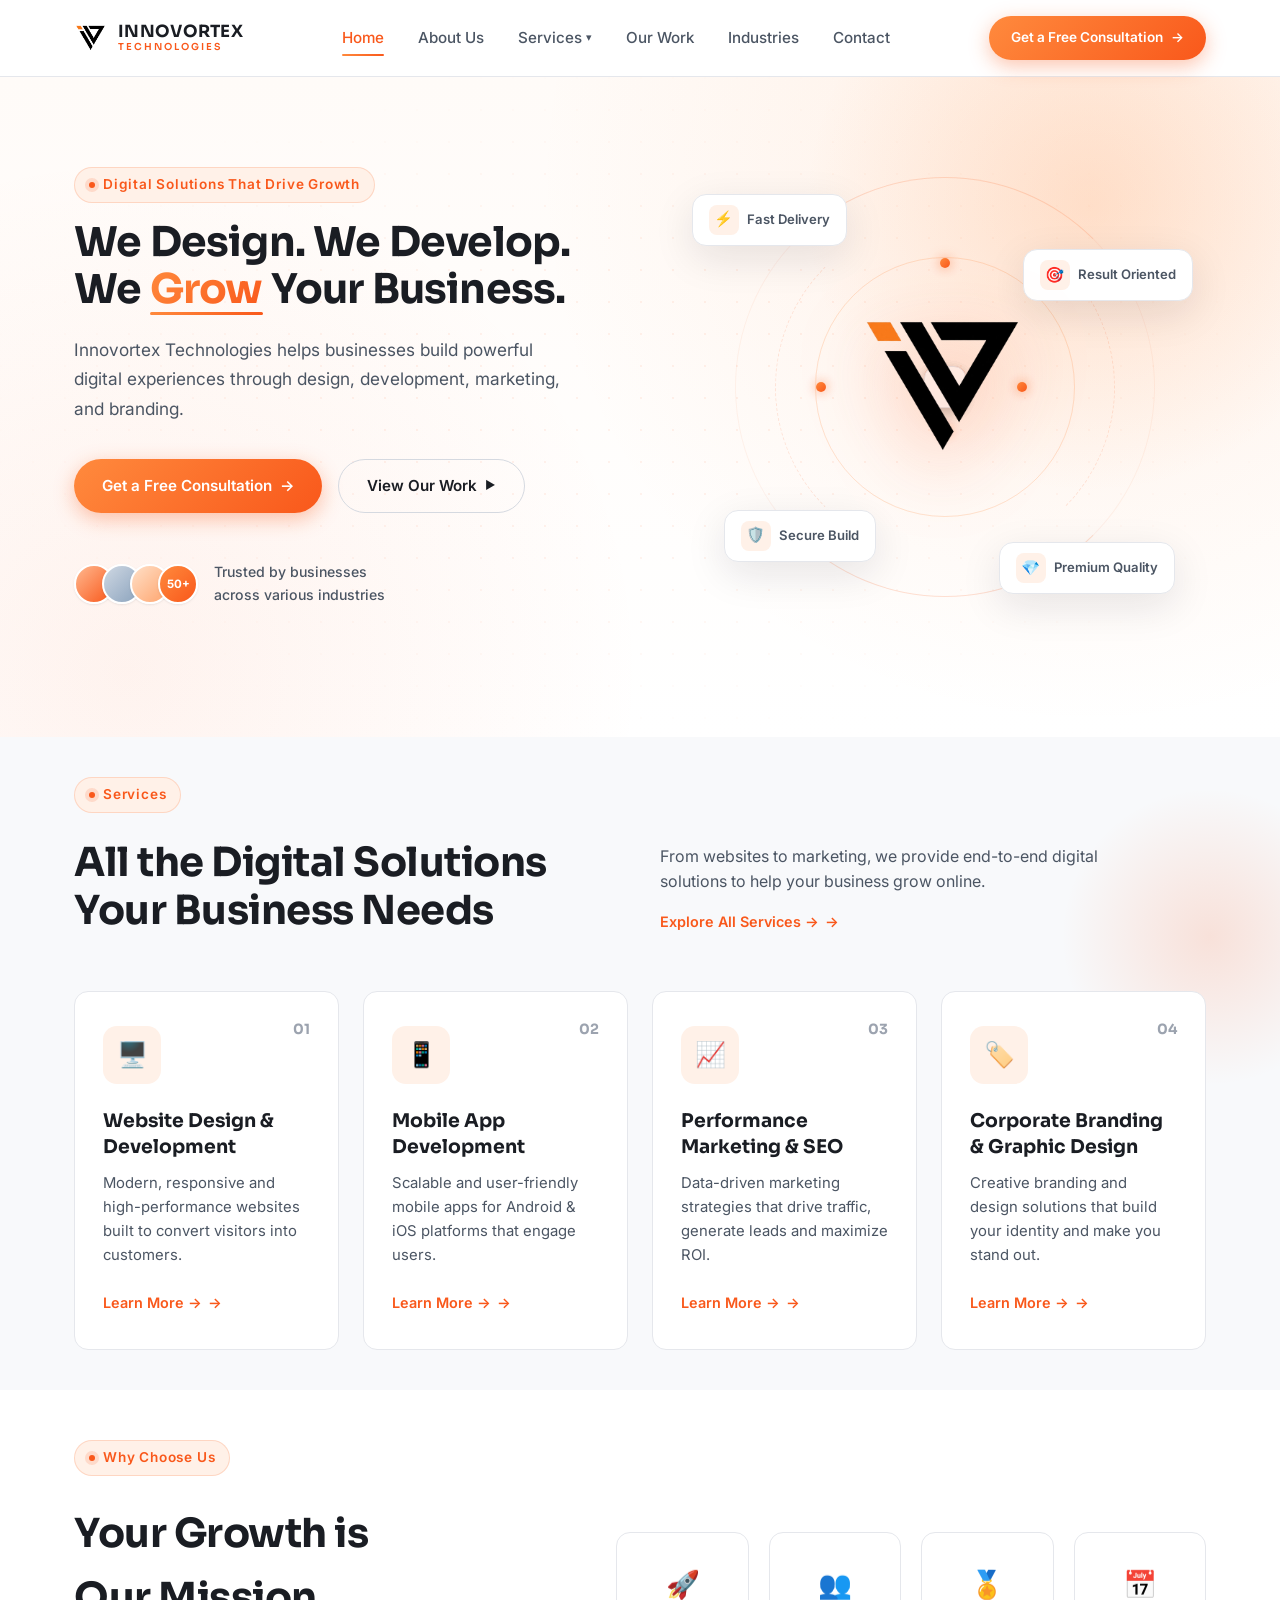
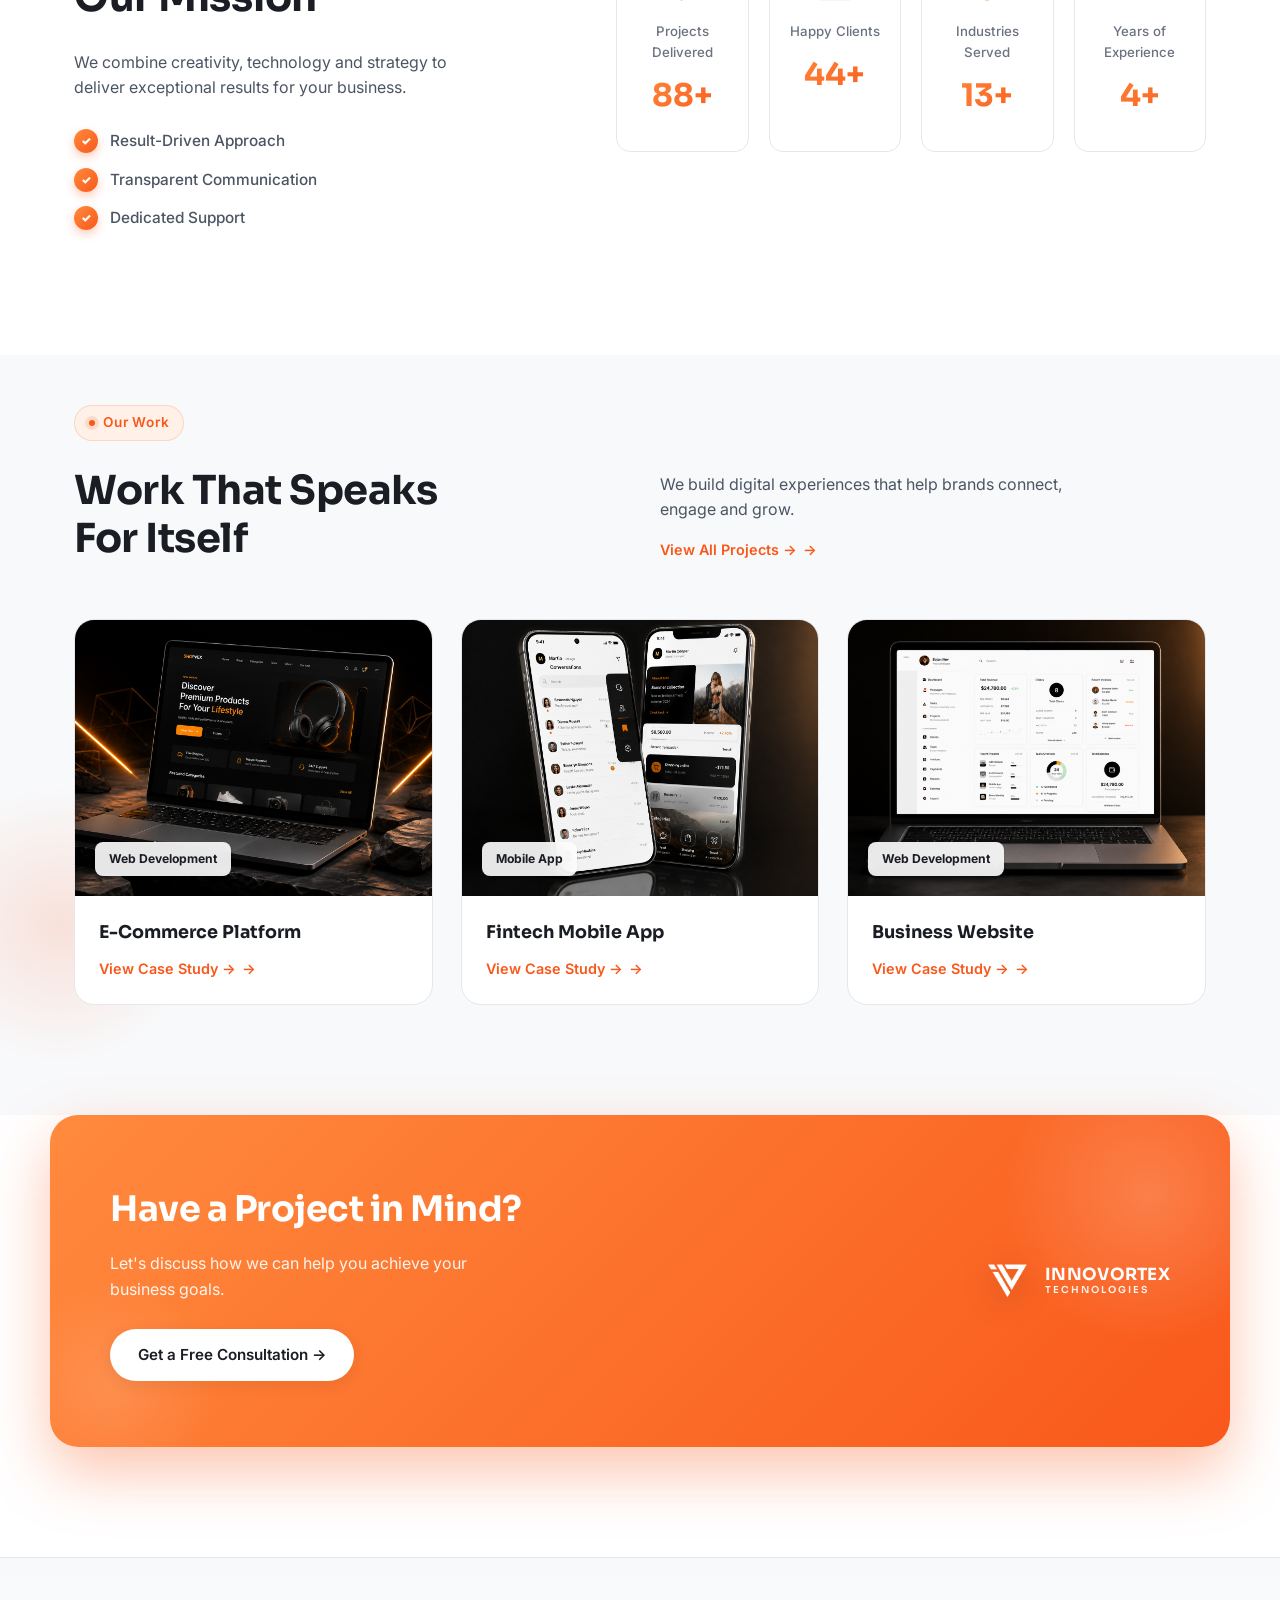
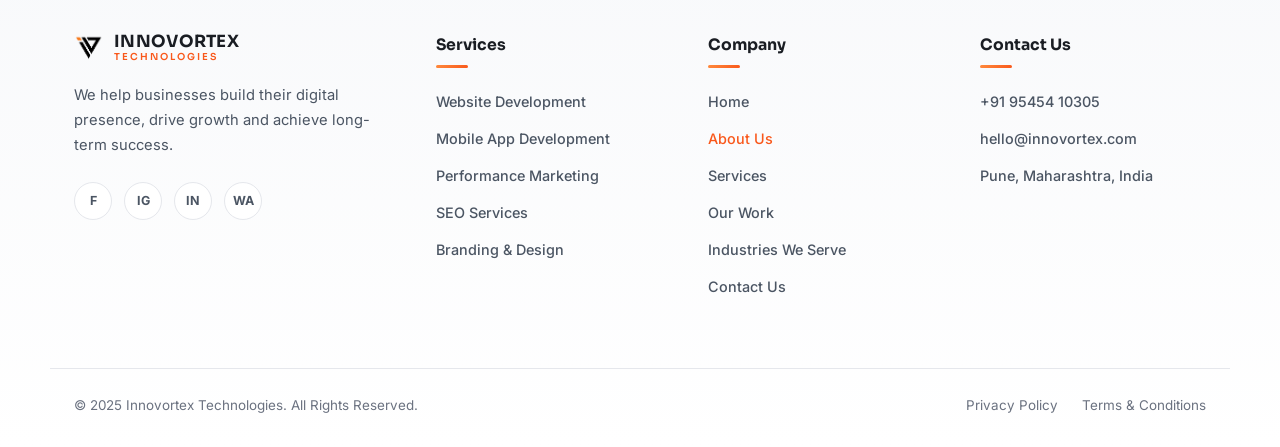
<file: index.html>
<!DOCTYPE html>
<html lang="en">
<head>
<meta charset="UTF-8">
<meta name="viewport" content="width=device-width, initial-scale=1.0">
<title>Innovortex Technologies — Digital Solutions That Drive Growth</title>
<link rel="preconnect" href="https://fonts.googleapis.com">
<link href="https://fonts.googleapis.com/css2?family=Sora:wght@400;500;600;700;800&family=Inter:wght@400;500;600&display=swap" rel="stylesheet">
<link rel="stylesheet" href="style.css">
</head>
<body>

<!-- ===== Header ===== -->
<header class="site-header" id="siteHeader">
  <div class="container header-inner">
    <a href="#" class="logo">
      <img src="assets/img/logo/logo.png" alt="Innovortex Technologies Logo" class="logo-img">
      <span class="logo-text">
        INNOVORTEX
        <small>TECHNOLOGIES</small>
      </span>
    </a>

    <nav class="main-nav" id="mainNav">
      <a href="index.html" class="active">Home</a>
      <a href="about.html">About Us</a>
      <div class="nav-dropdown">
        <a href="services.html">Services <span class="caret">▾</span></a>
        <div class="dropdown-panel">
          <a href="services.html#service-web">Website Design &amp; Development</a>
          <a href="services.html#service-app">Mobile App Development</a>
          <a href="services.html#service-marketing">Performance Marketing &amp; SEO</a>
          <a href="services.html#service-brand">Corporate Branding &amp; Design</a>
        </div>
      </div>
      <a href="work.html">Our Work</a>
      <a href="industries.html">Industries</a>
      <a href="contact.html">Contact</a>
    </nav>

    <a href="contact.html#form" class="btn btn-primary btn-nav">Get a Free Consultation <span class="arrow">→</span></a>

    <button class="nav-toggle" id="navToggle" aria-label="Toggle menu">
      <span></span><span></span><span></span>
    </button>
  </div>
</header>

<!-- ===== Hero ===== -->
<section class="hero" id="home">
  <div class="hero-glow"></div>
  
  <div class="container hero-inner">
    <div class="hero-copy">
      <p class="eyebrow reveal">Digital Solutions That Drive Growth</p>
      <h1 class="reveal">We Design. We Develop.<br>We <span class="accent-text">Grow</span> Your Business.</h1>
      <p class="hero-sub reveal">Innovortex Technologies helps businesses build powerful digital experiences through design, development, marketing, and branding.</p>

      <div class="hero-cta reveal">
        <a href="#contact" class="btn btn-primary">Get a Free Consultation <span class="arrow">→</span></a>
        <a href="work.html" class="btn btn-outline">View Our Work <span class="play">▶</span></a>
      </div>

      <div class="hero-trust reveal">
        <div class="avatar-stack">
          <span class="avatar" style="background: linear-gradient(135deg,#ffb88f,#f9581b)"></span>
          <span class="avatar" style="background: linear-gradient(135deg,#cfd8e3,#8ba3bd)"></span>
          <span class="avatar" style="background: linear-gradient(135deg,#ffe0c8,#ffa46d)"></span>
          <span class="avatar avatar-count">50+</span>
        </div>
        <p>Trusted by businesses<br>across various industries</p>
      </div>
    </div>

    <div class="hero-visual reveal" style="order: 2;">
      <div class="hero-svg-wrap">

        <div class="ring-deco ring-1"></div>
        <div class="ring-deco ring-2"></div>
        <div class="ring-deco ring-3">
          <span class="ring-dot d1"></span>
          <span class="ring-dot d2"></span>
          <span class="ring-dot d3"></span>
          <span class="ring-dot d4"></span>
        </div>

        <div class="orbit-item o1">🖥️</div>
        <div class="orbit-item o2">📱</div>
        <div class="orbit-item o3">📈</div>
        <div class="orbit-item o4">🏷️</div>

        <img class="hero-logo-svg brand-logo-visual" src="assets/img/logo/logo.png" alt="Innovortex logo">

        <div class="float-badge fb1">
          <span class="badge-icon">⚡</span>
          <span>Fast Delivery</span>
        </div>
        <div class="float-badge fb2">
          <span class="badge-icon">🎯</span>
          <span>Result Oriented</span>
        </div>
        <div class="float-badge fb3">
          <span class="badge-icon">🛡️</span>
          <span>Secure Build</span>
        </div>
        <div class="float-badge fb4">
          <span class="badge-icon">💎</span>
          <span>Premium Quality</span>
        </div>

      </div>
    </div>
  </div>
</section>

<!-- ===== Logo strip ===== -->
<!-- <section class="logo-strip">
  <div class="container">
    <p class="strip-label">Trusted by businesses of all sizes</p>
    <div class="logo-row">
      <span class="logo-chip"><i class="dot"></i>Logoipsum</span>
      <span class="logo-chip"><i class="dot"></i>Logoipsum</span>
      <span class="logo-chip"><i class="dot"></i>Logoipsum</span>
      <span class="logo-chip"><i class="dot"></i>Logoipsum</span>
      <span class="logo-chip"><i class="dot"></i>Logoipsum</span>
    </div>
  </div>
</section> -->

<!-- ===== Services ===== -->
<section class="services" id="services">
  <div class="container">
    <div class="section-head">
      <div>
        <p class="eyebrow">Services</p>
        <h2>All the Digital Solutions<br>Your Business Needs</h2>
      </div>
      <div class="section-head-side">
        <p>From websites to marketing, we provide end-to-end digital solutions to help your business grow online.</p>
        <a href="#services" class="link-arrow">Explore All Services →</a>
      </div>
    </div>

    <div class="service-grid">
      <article class="service-card reveal-up">
        <span class="service-index">01</span>
        <div class="service-icon">🖥️</div>
        <h3>Website Design &amp; Development</h3>
        <p>Modern, responsive and high-performance websites built to convert visitors into customers.</p>
        <a href="#" class="link-arrow">Learn More →</a>
      </article>
      <article class="service-card reveal-up">
        <span class="service-index">02</span>
        <div class="service-icon">📱</div>
        <h3>Mobile App Development</h3>
        <p>Scalable and user-friendly mobile apps for Android &amp; iOS platforms that engage users.</p>
        <a href="#" class="link-arrow">Learn More →</a>
      </article>
      <article class="service-card reveal-up">
        <span class="service-index">03</span>
        <div class="service-icon">📈</div>
        <h3>Performance Marketing &amp; SEO</h3>
        <p>Data-driven marketing strategies that drive traffic, generate leads and maximize ROI.</p>
        <a href="#" class="link-arrow">Learn More →</a>
      </article>
      <article class="service-card reveal-up">
        <span class="service-index">04</span>
        <div class="service-icon">🏷️</div>
        <h3>Corporate Branding &amp; Graphic Design</h3>
        <p>Creative branding and design solutions that build your identity and make you stand out.</p>
        <a href="#" class="link-arrow">Learn More →</a>
      </article>
    </div>
  </div>
</section>

<!-- ===== Why choose us ===== -->
<section class="why" id="why">
  <div class="container why-inner">
    <div class="why-copy reveal-up">
      <p class="eyebrow">Why Choose Us</p>
      <h2>Your Growth is<br>Our Mission</h2>
      <p class="why-text">We combine creativity, technology and strategy to deliver exceptional results for your business.</p>
      <ul class="check-list">
        <li><span class="check">✓</span> Result-Driven Approach</li>
        <li><span class="check">✓</span> Transparent Communication</li>
        <li><span class="check">✓</span> Dedicated Support</li>
      </ul>
    </div>

    <div class="stat-grid reveal-up">
      <div class="stat-card">
        <div class="stat-icon">🚀</div>
        <p class="stat-label">Projects Delivered</p>
        <p class="stat-num" data-count="100">0+</p>
      </div>
      <div class="stat-card">
        <div class="stat-icon">👥</div>
        <p class="stat-label">Happy Clients</p>
        <p class="stat-num" data-count="50">0+</p>
      </div>
      <div class="stat-card">
        <div class="stat-icon">🏅</div>
        <p class="stat-label">Industries Served</p>
        <p class="stat-num" data-count="15">0+</p>
      </div>
      <div class="stat-card">
        <div class="stat-icon">📅</div>
        <p class="stat-label">Years of Experience</p>
        <p class="stat-num" data-count="5">0+</p>
      </div>
    </div>
  </div>
</section>

<!-- ===== Our Work ===== -->
<section class="work" id="work">
  <div class="container">
    <div class="section-head">
      <div>
        <p class="eyebrow">Our Work</p>
        <h2>Work That Speaks<br>For Itself</h2>
      </div>
      <div class="section-head-side">
        <p>We build digital experiences that help brands connect, engage and grow.</p>
        <a href="#" class="link-arrow">View All Projects →</a>
      </div>
    </div>

    <div class="work-grid">
      <article class="work-card reveal-up">
        <div class="work-thumb thumb-1">
          <span class="tag">Web Development</span>
        </div>
        <h3>E-Commerce Platform</h3>
        <a href="#" class="link-arrow">View Case Study →</a>
      </article>
      <article class="work-card reveal-up">
        <div class="work-thumb thumb-2">
          <span class="tag">Mobile App</span>
        </div>
        <h3>Fintech Mobile App</h3>
        <a href="#" class="link-arrow">View Case Study →</a>
      </article>
      <article class="work-card reveal-up">
        <div class="work-thumb thumb-3">
          <span class="tag">Web Development</span>
        </div>
        <h3>Business Website</h3>
        <a href="#" class="link-arrow">View Case Study →</a>
      </article>
    </div>
  </div>
</section>

<!-- ===== CTA Banner ===== -->
<section class="cta-banner" id="contact">
  <div class="container cta-inner reveal-up">
    <div>
      <h2>Have a Project in Mind?</h2>
      <p>Let's discuss how we can help you achieve your business goals.</p>
      <a href="contact.html" class="btn btn-light">Get a Free Consultation →</a>
    </div>
    <div class="cta-brand">
      <img class="brand-logo-cta" src="assets/img/logo/logo.png" alt="Innovortex logo">
      <span class="logo-text light">
        INNOVORTEX
        <small>TECHNOLOGIES</small>
      </span>
    </div>
  </div>
</section>

<!-- ===== Footer ===== -->
<footer class="site-footer">
  <div class="container footer-grid">
    <div class="footer-brand">
      <a href="#" class="logo">
        <img class="footer-logo-img" src="assets/img/logo/logo.png" alt="Innovortex logo">
        <span class="logo-text">
          INNOVORTEX
          <small>TECHNOLOGIES</small>
        </span>
      </a>
      <p>We help businesses build their digital presence, drive growth and achieve long-term success.</p>
      <div class="social-row">
        <a href="#" aria-label="Facebook">f</a>
        <a href="#" aria-label="Instagram">ig</a>
        <a href="#" aria-label="LinkedIn">in</a>
        <a href="#" aria-label="WhatsApp">wa</a>
      </div>
    </div>

    <div class="footer-col">
      <h4>Services</h4>
      <a href="services.html#service-web">Website Development</a>
      <a href="services.html#service-app">Mobile App Development</a>
      <a href="services.html#service-marketing">Performance Marketing</a>
      <a href="services.html#service-marketing">SEO Services</a>
      <a href="services.html#service-brand">Branding &amp; Design</a>
    </div>

    <div class="footer-col">
      <h4>Company</h4>
      <a href="index.html">Home</a>
      <a href="about.html" class="active">About Us</a>
      <a href="services.html">Services</a>
      <a href="work.html">Our Work</a>
      <a href="industries.html">Industries We Serve</a>
      <a href="contact.html">Contact Us</a>
    </div>

    <div class="footer-col">
      <h4>Contact Us</h4>
      <a href="tel:+919545410305">+91 95454 10305</a>
      <a href="mailto:hello@innovortex.com">hello@innovortex.com</a>
      <span>Pune, Maharashtra, India</span>
    </div>
  </div>

  <div class="container footer-bottom">
    <p>© 2025 Innovortex Technologies. All Rights Reserved.</p>
    <div>
      <a href="#">Privacy Policy</a>
      <a href="#">Terms &amp; Conditions</a>
    </div>
  </div>
</footer>

<script src="script.js"></script>
</body>
</html>
</file>
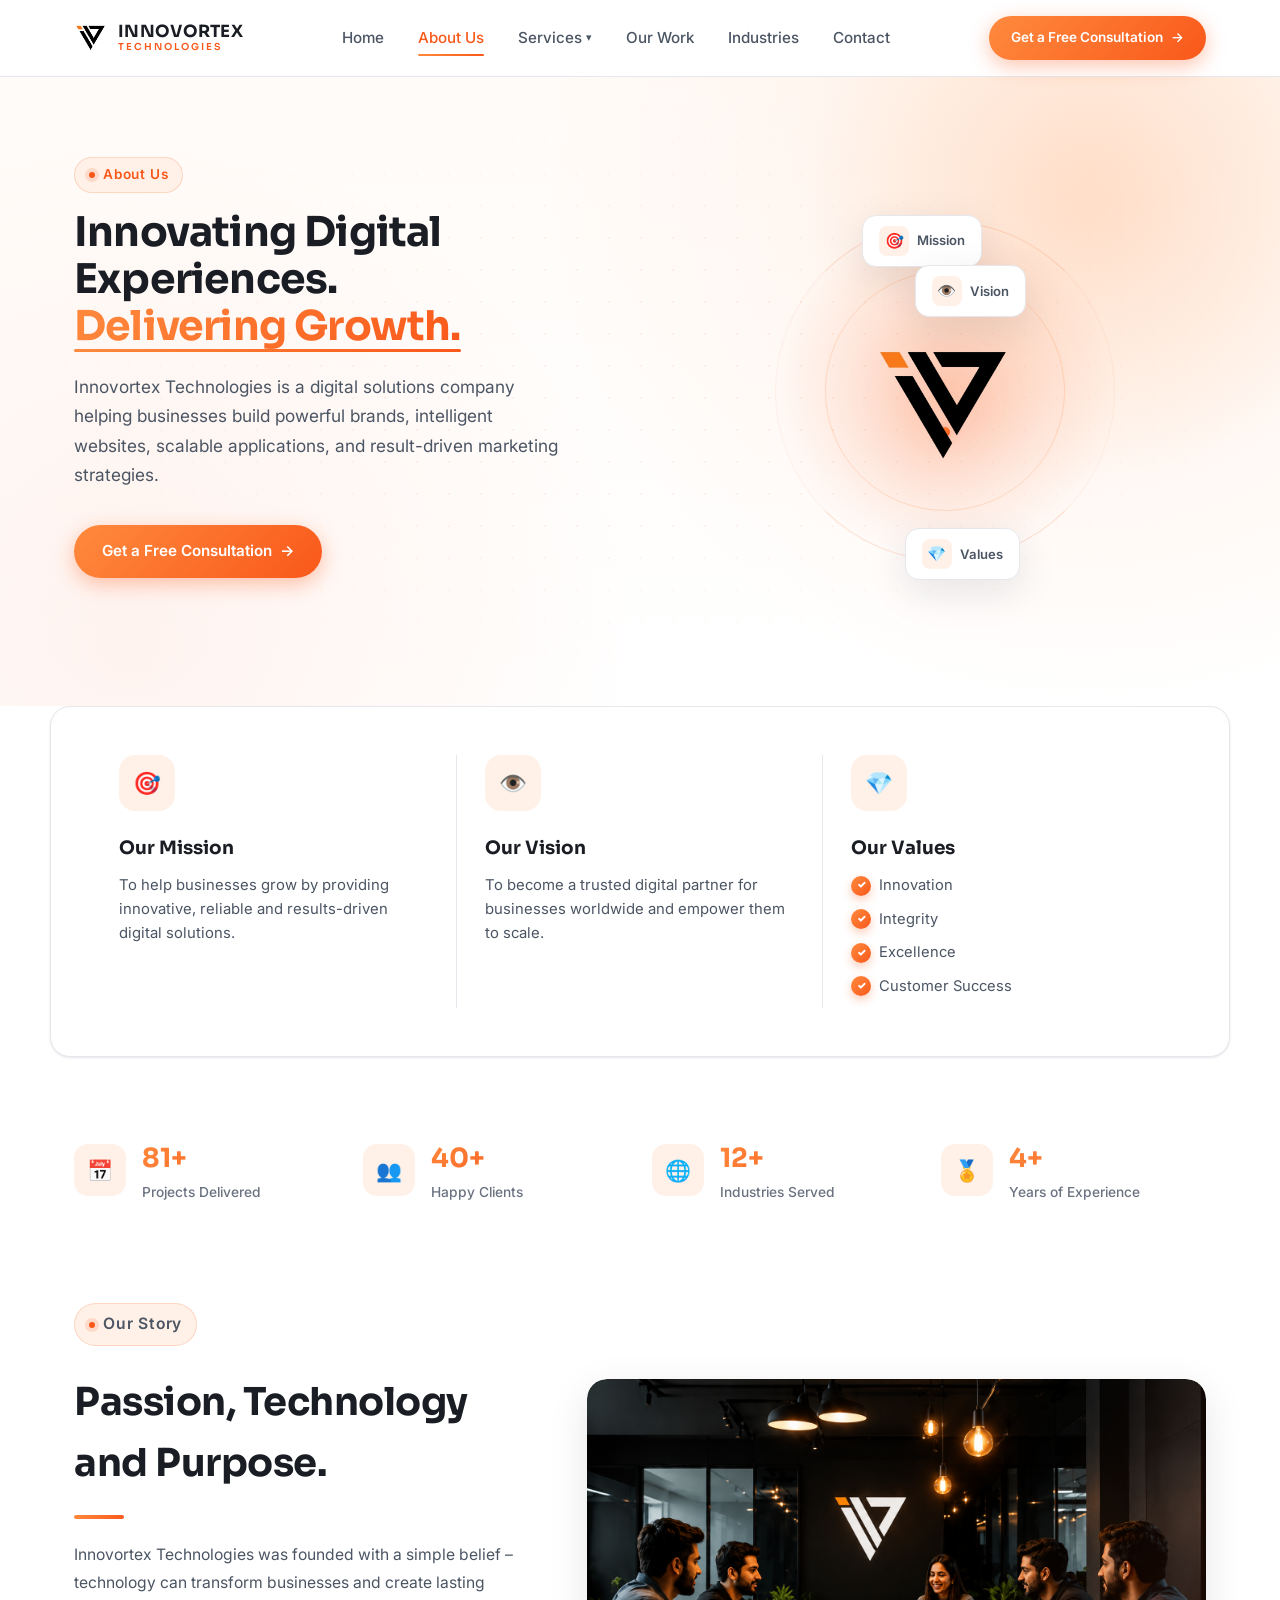
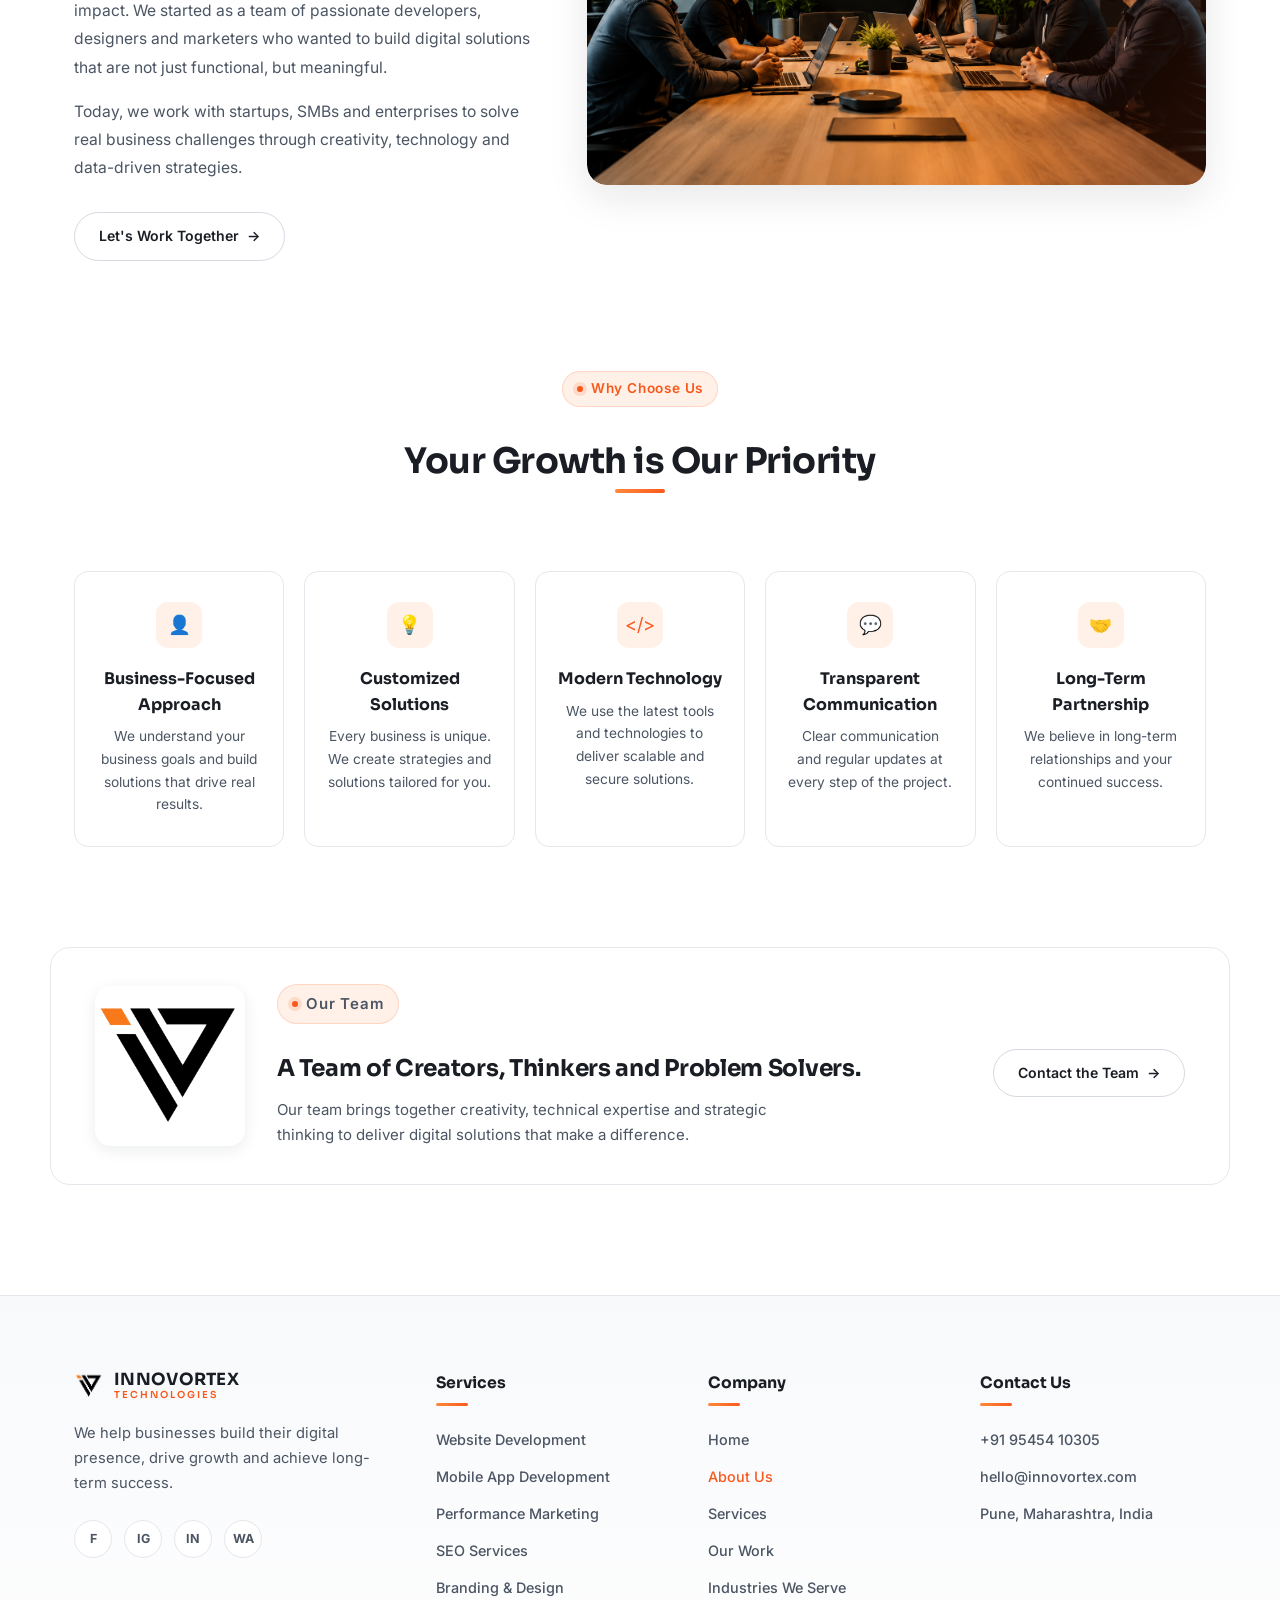
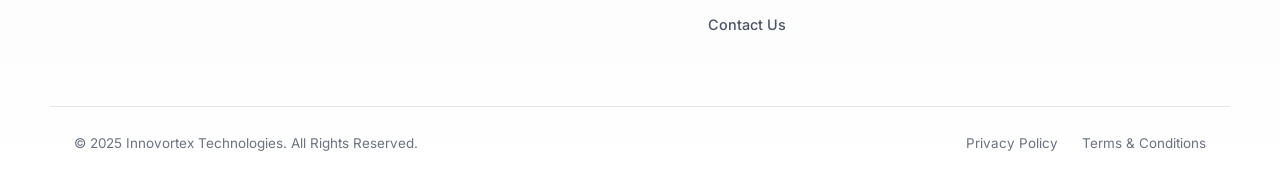
<file: about.html>
<!DOCTYPE html>
<html lang="en">
<head>
<meta charset="UTF-8">
<meta name="viewport" content="width=device-width, initial-scale=1.0">
<title>About Us — Innovortex Technologies</title>
<link rel="preconnect" href="https://fonts.googleapis.com">
<link href="https://fonts.googleapis.com/css2?family=Sora:wght@400;500;600;700;800&family=Inter:wght@400;500;600&display=swap" rel="stylesheet">
<link rel="stylesheet" href="style.css">
</head>
<body>

<!-- ===== Header ===== -->
<header class="site-header" id="siteHeader">
  <div class="container header-inner">
    <a href="index.html" class="logo">
      <img src="assets/img/logo/logo.png" alt="Innovortex Technologies Logo" class="logo-img">
      <span class="logo-text">
        INNOVORTEX
        <small>TECHNOLOGIES</small>
      </span>
    </a>

    <nav class="main-nav" id="mainNav">
      <a href="index.html">Home</a>
      <a href="about.html" class="active">About Us</a>
      <div class="nav-dropdown">
        <a href="services.html">Services <span class="caret">▾</span></a>
        <div class="dropdown-panel">
          <a href="services.html#service-web">Website Design &amp; Development</a>
          <a href="services.html#service-app">Mobile App Development</a>
          <a href="services.html#service-marketing">Performance Marketing &amp; SEO</a>
          <a href="services.html#service-brand">Corporate Branding &amp; Design</a>
        </div>
      </div>
      <a href="work.html">Our Work</a>
      <a href="industries.html">Industries</a>
      <a href="contact.html">Contact</a>
    </nav>

    <a href="contact.html#form" class="btn btn-primary btn-nav">Get a Free Consultation <span class="arrow">→</span></a>

    <button class="nav-toggle" id="navToggle" aria-label="Toggle menu">
      <span></span><span></span><span></span>
    </button>
  </div>
</header>

<!-- ===== About Hero ===== -->
<section class="hero about-hero" id="about-top">
  <div class="hero-glow"></div>
  <div class="container hero-inner">
    <div class="hero-copy">
      <p class="eyebrow reveal">About Us</p>
      <h1 class="reveal">Innovating Digital Experiences.<br><span class="accent-text">Delivering Growth.</span></h1>
      <p class="hero-sub reveal">Innovortex Technologies is a digital solutions company helping businesses build powerful brands, intelligent websites, scalable applications, and result-driven marketing strategies.</p>
      <div class="hero-cta reveal">
        <a href="index.html#contact" class="btn btn-primary">Get a Free Consultation <span class="arrow">→</span></a>
      </div>
    </div>

    <div class="hero-visual reveal" style="order: 2;">
      <div class="about-visual">
        <div class="podium-glow"></div>
        <img class="podium-logo brand-logo-visual" src="assets/img/logo/logo.png" alt="Innovortex logo">
        

        <div class="ring-deco ring-1" style="width:340px;height:340px;"></div>
        <div class="ring-deco ring-3" style="width:240px;height:240px;">
          <span class="ring-dot d1"></span>
          <span class="ring-dot d3"></span>
        </div>

        <div class="float-badge fb1">
          <span class="badge-icon">🎯</span>
          <span>Mission</span>
        </div>
        <div class="float-badge fb2">
          <span class="badge-icon">👁️</span>
          <span>Vision</span>
        </div>
        <div class="float-badge fb4">
          <span class="badge-icon">💎</span>
          <span>Values</span>
        </div>
      </div>
    </div>

   
  </div>
</section>

<!-- ===== Mission / Vision / Values ===== -->
<section class="mvv">
  <div class="container mvv-grid">
    <div class="mvv-card reveal-up">
      <div class="mvv-icon">🎯</div>
      <h3>Our Mission</h3>
      <p>To help businesses grow by providing innovative, reliable and results-driven digital solutions.</p>
    </div>
    <div class="mvv-card reveal-up">
      <div class="mvv-icon">👁️</div>
      <h3>Our Vision</h3>
      <p>To become a trusted digital partner for businesses worldwide and empower them to scale.</p>
    </div>
    <div class="mvv-card mvv-values reveal-up">
      <div class="mvv-icon">💎</div>
      <h3>Our Values</h3>
      <ul class="value-list">
        <li><span class="check">✓</span> Innovation</li>
        <li><span class="check">✓</span> Integrity</li>
        <li><span class="check">✓</span> Excellence</li>
        <li><span class="check">✓</span> Customer Success</li>
      </ul>
    </div>
  </div>
</section>

<!-- ===== Stats bar ===== -->
<section class="stats-bar">
  <div class="container stats-bar-inner">
    <div class="stat-item reveal-up">
      <span class="stat-item-icon">📅</span>
      <div>
        <p class="stat-num" data-count="100">0+</p>
        <p class="stat-item-label">Projects Delivered</p>
      </div>
    </div>
    <div class="stat-item reveal-up">
      <span class="stat-item-icon">👥</span>
      <div>
        <p class="stat-num" data-count="50">0+</p>
        <p class="stat-item-label">Happy Clients</p>
      </div>
    </div>
    <div class="stat-item reveal-up">
      <span class="stat-item-icon">🌐</span>
      <div>
        <p class="stat-num" data-count="15">0+</p>
        <p class="stat-item-label">Industries Served</p>
      </div>
    </div>
    <div class="stat-item reveal-up">
      <span class="stat-item-icon">🏅</span>
      <div>
        <p class="stat-num" data-count="5">0+</p>
        <p class="stat-item-label">Years of Experience</p>
      </div>
    </div>
  </div>
</section>

<!-- ===== Our Story ===== -->
<section class="story">
  <div class="container story-inner">
    <div class="story-copy reveal-up">
      <p class="eyebrow">Our Story</p>
      <h2>Passion, Technology<br>and Purpose.</h2>
      <div class="story-rule"></div>
      <p>Innovortex Technologies was founded with a simple belief – technology can transform businesses and create lasting impact. We started as a team of passionate developers, designers and marketers who wanted to build digital solutions that are not just functional, but meaningful.</p>
      <p>Today, we work with startups, SMBs and enterprises to solve real business challenges through creativity, technology and data-driven strategies.</p>
      <a href="contact.html#form" class="btn btn-outline btn-small">Let's Work Together <span class="arrow">→</span></a>
    </div>

    <div class="story-image reveal-up">
      <div class="photo-frame photo-team">
       <img src="assets/img/meeting.png" alt="Our Team Photo">
      </div>
    </div>
  </div>
</section>

<!-- ===== Why choose us ===== -->
<section class="why-us">
  <div class="container">
    <div class="center-head reveal-up">
      <p class="eyebrow">Why Choose Us</p>
      <h2>Your Growth is Our Priority</h2>
      <div class="story-rule center"></div>
    </div>

    <div class="why-grid">
      <article class="why-card reveal-up">
        <div class="why-icon">👤</div>
        <h3>Business-Focused Approach</h3>
        <p>We understand your business goals and build solutions that drive real results.</p>
      </article>
      <article class="why-card reveal-up">
        <div class="why-icon">💡</div>
        <h3>Customized Solutions</h3>
        <p>Every business is unique. We create strategies and solutions tailored for you.</p>
      </article>
      <article class="why-card reveal-up">
        <div class="why-icon">&lt;/&gt;</div>
        <h3>Modern Technology</h3>
        <p>We use the latest tools and technologies to deliver scalable and secure solutions.</p>
      </article>
      <article class="why-card reveal-up">
        <div class="why-icon">💬</div>
        <h3>Transparent Communication</h3>
        <p>Clear communication and regular updates at every step of the project.</p>
      </article>
      <article class="why-card reveal-up">
        <div class="why-icon">🤝</div>
        <h3>Long-Term Partnership</h3>
        <p>We believe in long-term relationships and your continued success.</p>
      </article>
    </div>
  </div>
</section>

<!-- ===== Our Team CTA ===== -->
<section class="team-cta">
  <div class="container team-cta-inner reveal-up">
    <div class="team-photo">
      <img src="assets/img/logo/logo.png" alt="Our Team Photo" >
    </div>
    <div class="team-copy">
      <p class="eyebrow">Our Team</p>
      <h2>A Team of Creators, Thinkers and Problem Solvers.</h2>
      <p>Our team brings together creativity, technical expertise and strategic thinking to deliver digital solutions that make a difference.</p>
    </div>
    <a href="contact.html" class="btn btn-outline btn-small team-btn">Contact the Team <span class="arrow">→</span></a>
  </div>
</section>

<!-- ===== Footer ===== -->
<footer class="site-footer">
  <div class="container footer-grid">
    <div class="footer-brand">
      <a href="index.html" class="logo">
        <img class="footer-logo-img" src="assets/img/logo/logo.png" alt="Innovortex logo">
        <span class="logo-text">
          INNOVORTEX
          <small>TECHNOLOGIES</small>
        </span>
      </a>
      <p>We help businesses build their digital presence, drive growth and achieve long-term success.</p>
      <div class="social-row">
        <a href="#" aria-label="Facebook">f</a>
        <a href="#" aria-label="Instagram">ig</a>
        <a href="#" aria-label="LinkedIn">in</a>
        <a href="#" aria-label="WhatsApp">wa</a>
      </div>
    </div>

    <div class="footer-col">
      <h4>Services</h4>
      <a href="services.html#service-web">Website Development</a>
      <a href="services.html#service-app">Mobile App Development</a>
      <a href="services.html#service-marketing">Performance Marketing</a>
      <a href="services.html#service-marketing">SEO Services</a>
      <a href="services.html#service-brand">Branding &amp; Design</a>
    </div>

    <div class="footer-col">
      <h4>Company</h4>
      <a href="index.html">Home</a>
      <a href="about.html" class="active">About Us</a>
      <a href="services.html">Services</a>
      <a href="work.html">Our Work</a>
      <a href="industries.html">Industries We Serve</a>
      <a href="contact.html">Contact Us</a>
    </div>

    <div class="footer-col">
      <h4>Contact Us</h4>
      <a href="tel:+919545410305">+91 95454 10305</a>
      <a href="mailto:hello@innovortex.com">hello@innovortex.com</a>
      <span>Pune, Maharashtra, India</span>
    </div>
  </div>

  <div class="container footer-bottom">
    <p>© 2025 Innovortex Technologies. All Rights Reserved.</p>
    <div>
      <a href="#">Privacy Policy</a>
      <a href="#">Terms &amp; Conditions</a>
    </div>
  </div>
</footer>

<script src="script.js"></script>
</body>
</html>
</file>
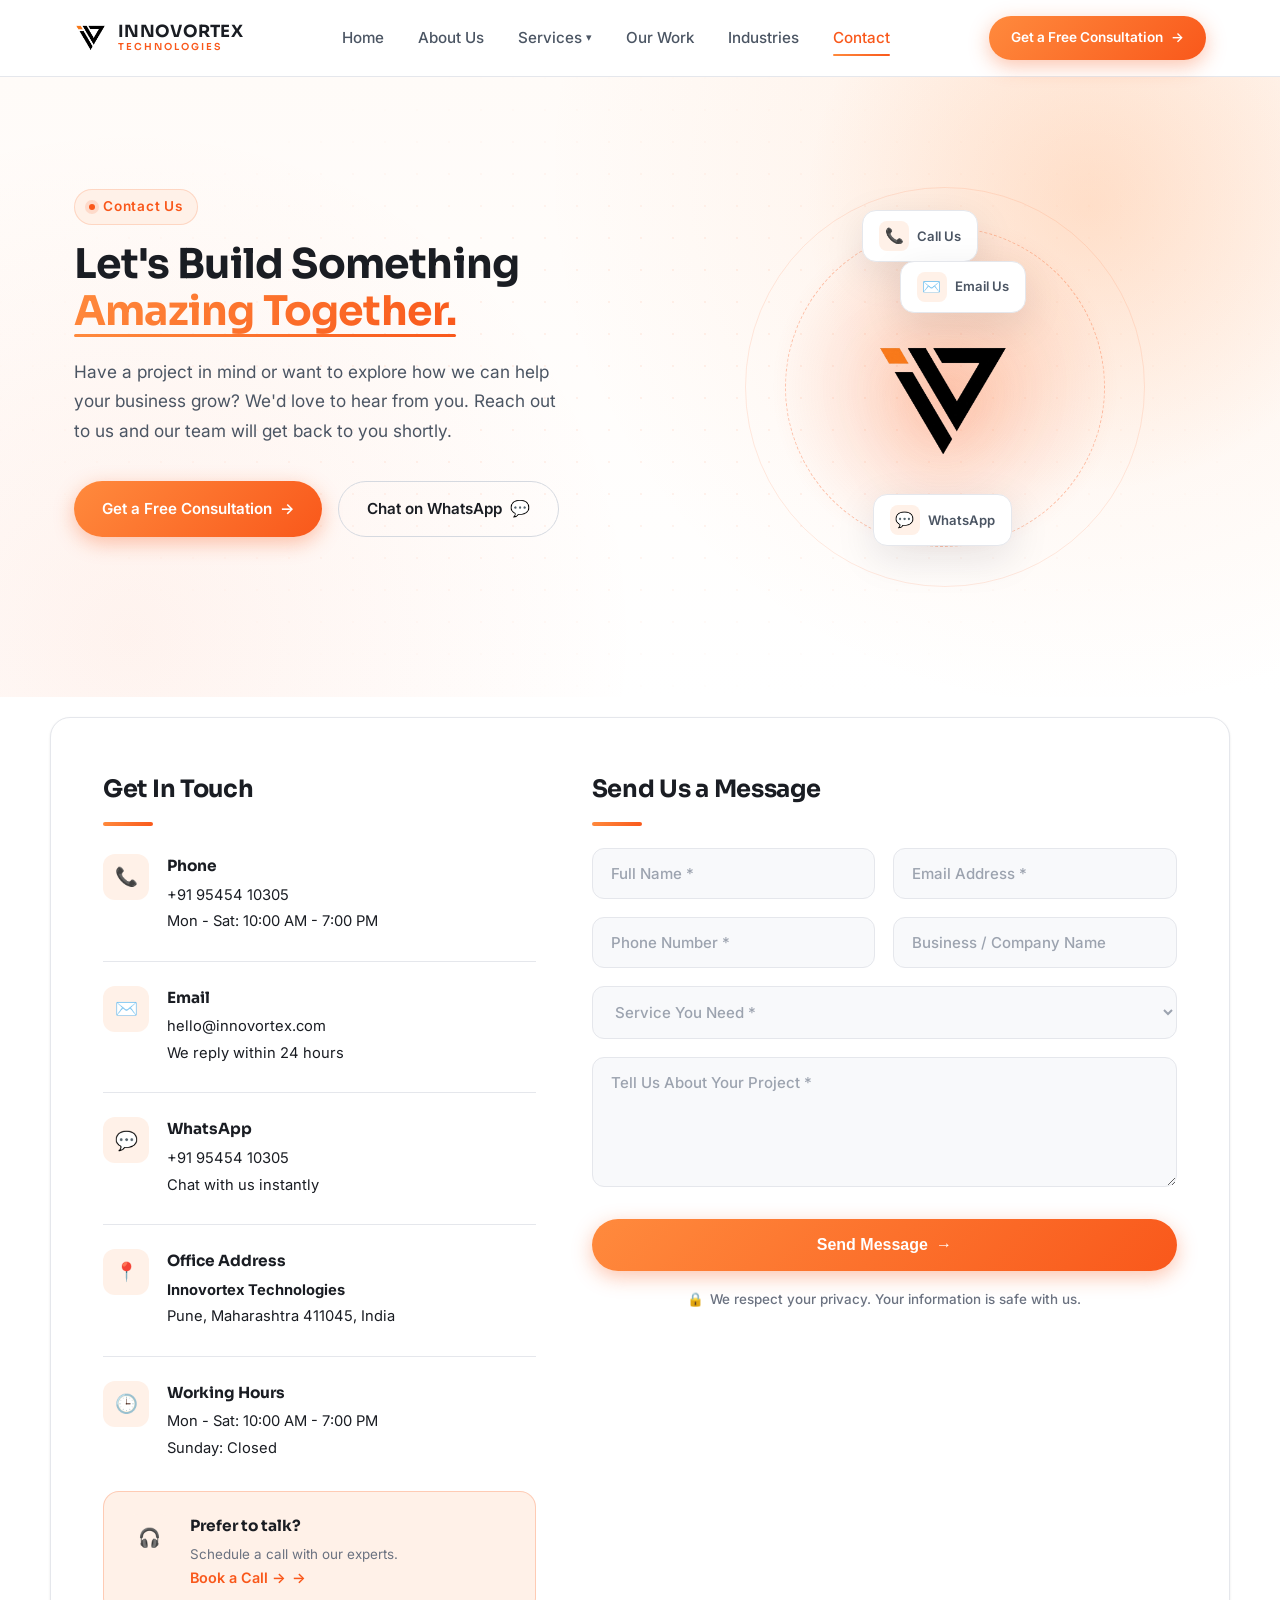
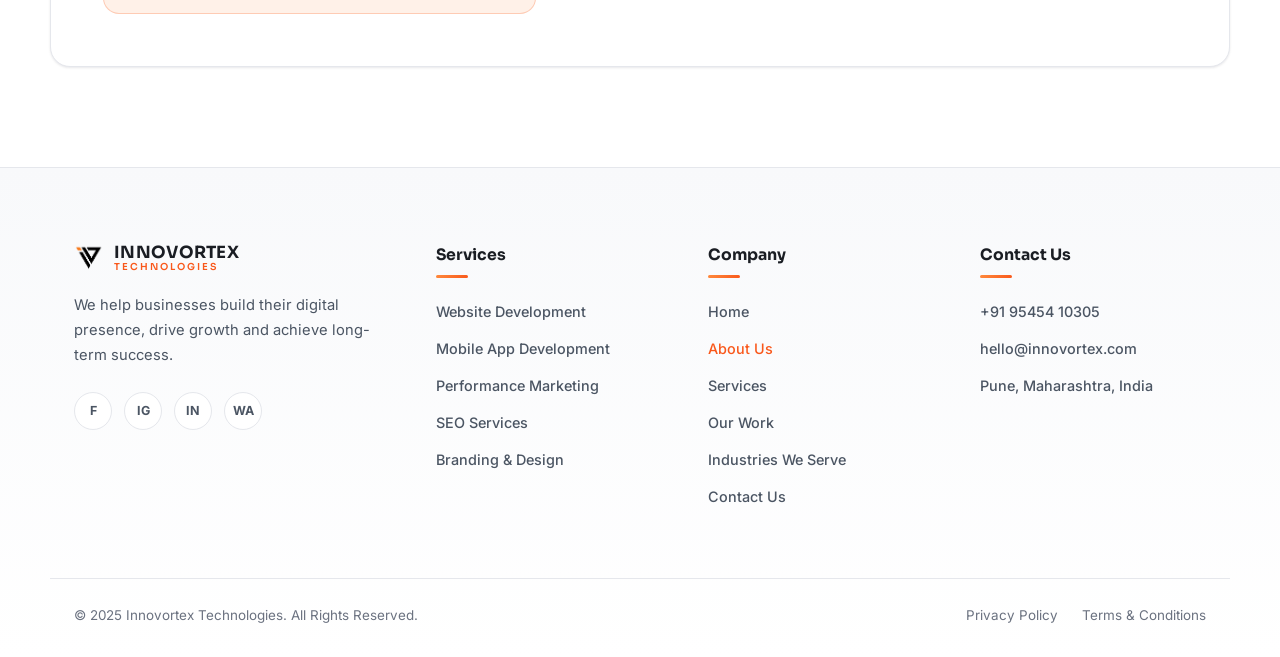
<file: contact.html>
<!DOCTYPE html>
<html lang="en">
<head>
<meta charset="UTF-8">
<meta name="viewport" content="width=device-width, initial-scale=1.0">
<title>Contact Us — Innovortex Technologies</title>
<link rel="preconnect" href="https://fonts.googleapis.com">
<link href="https://fonts.googleapis.com/css2?family=Sora:wght@400;500;600;700;800&family=Inter:wght@400;500;600&display=swap" rel="stylesheet">
<link rel="stylesheet" href="style.css">
</head>
<body>

<!-- ===== Header ===== -->
<header class="site-header" id="siteHeader">
  <div class="container header-inner">
    <a href="index.html" class="logo">
      <img src="assets/img/logo/logo.png" alt="Innovortex Technologies Logo" class="logo-img">
      <span class="logo-text">
        INNOVORTEX
        <small>TECHNOLOGIES</small>
      </span>
    </a>

    <nav class="main-nav" id="mainNav">
      <a href="index.html">Home</a>
      <a href="about.html">About Us</a>
      <div class="nav-dropdown">
        <a href="services.html">Services <span class="caret">▾</span></a>
        <div class="dropdown-panel">
          <a href="services.html#service-web">Website Design &amp; Development</a>
          <a href="services.html#service-app">Mobile App Development</a>
          <a href="services.html#service-marketing">Performance Marketing &amp; SEO</a>
          <a href="services.html#service-brand">Corporate Branding &amp; Design</a>
        </div>
      </div>
      <a href="work.html">Our Work</a>
      <a href="industries.html">Industries</a>
      <a href="contact.html" class="active">Contact</a>
    </nav>

    <a href="contact.html#form" class="btn btn-primary btn-nav">Get a Free Consultation <span class="arrow">→</span></a>

    <button class="nav-toggle" id="navToggle" aria-label="Toggle menu">
      <span></span><span></span><span></span>
    </button>
  </div>
</header>

<!-- ===== Contact Hero ===== -->
<section class="hero about-hero" id="contact-top">
  <div class="hero-glow"></div>
  <div class="container hero-inner">
    <div class="hero-copy">
      <p class="eyebrow reveal">Contact Us</p>
      <h1 class="reveal">Let's Build Something<br><span class="accent-text">Amazing Together.</span></h1>
      <p class="hero-sub reveal">Have a project in mind or want to explore how we can help your business grow? We'd love to hear from you. Reach out to us and our team will get back to you shortly.</p>
      <div class="hero-cta reveal">
        <a href="#form" class="btn btn-primary">Get a Free Consultation <span class="arrow">→</span></a>
        <a href="https://wa.me/919545410305" target="_blank" rel="noopener" class="btn btn-outline">Chat on WhatsApp <span class="wa-icon">💬</span></a>
      </div>
    </div>

    <div class="hero-visual reveal" style="order: 2;">
      <div class="about-visual">
        <div class="podium-ring r2"></div>
        <div class="podium-ring"></div>
        <div class="podium-glow"></div>

        <img class="podium-logo brand-logo-visual" src="assets/img/logo/logo.png" alt="Innovortex logo">
        

        <div class="float-badge fb1">
          <span class="badge-icon">📞</span>
          <span>Call Us</span>
        </div>
        <div class="float-badge fb2">
          <span class="badge-icon">✉️</span>
          <span>Email Us</span>
        </div>
        <div class="float-badge fb3">
          <span class="badge-icon">💬</span>
          <span>WhatsApp</span>
        </div>
      </div>
    </div>
    
  </div>
</section>

<!-- ===== Get In Touch + Form ===== -->
<section class="contact-main" id="form">
  <div class="container contact-panel reveal-up">

    <div class="touch-col">
      <h2>Get In Touch</h2>
      <div class="story-rule"></div>

      <ul class="touch-list">
        <li>
          <span class="touch-icon">📞</span>
          <div>
            <h4>Phone</h4>
            <p><a href="tel:+919545410305">+91 95454 10305</a></p>
            <p class="touch-sub">Mon - Sat: 10:00 AM - 7:00 PM</p>
          </div>
        </li>
        <li>
          <span class="touch-icon">✉️</span>
          <div>
            <h4>Email</h4>
            <p><a href="mailto:hello@innovortex.com">hello@innovortex.com</a></p>
            <p class="touch-sub">We reply within 24 hours</p>
          </div>
        </li>
        <li>
          <span class="touch-icon">💬</span>
          <div>
            <h4>WhatsApp</h4>
            <p><a href="https://wa.me/9545410305" target="_blank" rel="noopener">+91 95454 10305</a></p>
            <p class="touch-sub">Chat with us instantly</p>
          </div>
        </li>
        <li>
          <span class="touch-icon">📍</span>
          <div>
            <h4>Office Address</h4>
            <p><strong>Innovortex Technologies</strong></p>
            <p class="touch-sub">Pune, Maharashtra 411045, India</p>
          </div>
        </li>
        <li>
          <span class="touch-icon">🕒</span>
          <div>
            <h4>Working Hours</h4>
            <p class="touch-sub">Mon - Sat: 10:00 AM - 7:00 PM</p>
            <p class="touch-sub">Sunday: Closed</p>
          </div>
        </li>
      </ul>

      <div class="call-card">
        <span class="touch-icon">🎧</span>
        <div>
          <h4>Prefer to talk?</h4>
          <p class="touch-sub">Schedule a call with our experts.</p>
          <a href="#" class="link-arrow">Book a Call →</a>
        </div>
      </div>
    </div>

    <div class="form-col">
      <h2>Send Us a Message</h2>
      <div class="story-rule"></div>

      <form id="contactForm" novalidate>
        <div class="form-row">
          <div class="field">
            <input type="text" id="fullName" name="fullName" placeholder="Full Name *" required>
            <span class="field-error">Please enter your name.</span>
          </div>
          <div class="field">
            <input type="email" id="email" name="email" placeholder="Email Address *" required>
            <span class="field-error">Please enter a valid email.</span>
          </div>
        </div>

        <div class="form-row">
          <div class="field">
            <input type="tel" id="phone" name="phone" placeholder="Phone Number *" required>
            <span class="field-error">Please enter your phone number.</span>
          </div>
          <div class="field">
            <input type="text" id="company" name="company" placeholder="Business / Company Name">
          </div>
        </div>

        <div class="field">
          <select id="service" name="service" required>
            <option value="" disabled selected>Service You Need *</option>
            <option value="website">Website Design &amp; Development</option>
            <option value="app">Mobile App Development</option>
            <option value="marketing">Performance Marketing &amp; SEO</option>
            <option value="branding">Corporate Branding &amp; Design</option>
            <option value="other">Something Else</option>
          </select>
          <span class="field-error">Please select a service.</span>
        </div>

        <div class="field">
          <textarea id="message" name="message" rows="5" placeholder="Tell Us About Your Project *" required></textarea>
          <span class="field-error">Please tell us a bit about your project.</span>
        </div>

        <button type="submit" class="btn btn-primary btn-submit">
          <span class="btn-label">Send Message</span> <span class="arrow">→</span>
        </button>

        <p class="privacy-note"><span class="lock">🔒</span> We respect your privacy. Your information is safe with us.</p>

        <p class="form-success" id="formSuccess" hidden>✓ Thanks! Your message has been sent — we'll get back to you within 24 hours.</p>
      </form>
    </div>

  </div>
</section>

<!-- ===== Map ===== -->
<!-- <section class="map-section">
  <div class="container map-wrap reveal-up">
    <div class="map-card">
      <h3>Innovortex Technologies</h3>
      <p>123, Business Hub, Baner,<br>Pune, Maharashtra 411045, India</p>
      <a href="https://maps.google.com/?q=Baner,Pune" target="_blank" rel="noopener" class="link-arrow">View on Google Maps →</a>
    </div>
    <div class="map-visual" aria-hidden="true">
      <svg viewBox="0 0 800 320" xmlns="http://www.w3.org/2000/svg" class="map-svg">
        <rect width="800" height="320" fill="#14151a"/>
        <path d="M0 250 L250 210 L340 130 L460 90 L800 40" stroke="#2a2c33" stroke-width="10"/>
        <path d="M120 320 L200 180 L260 60" stroke="#2a2c33" stroke-width="6"/>
        <path d="M500 320 L560 200 L620 20" stroke="#2a2c33" stroke-width="6"/>
        <path d="M0 120 L300 150 L800 200" stroke="#2a2c33" stroke-width="4"/>
        <circle cx="400" cy="160" r="80" fill="#1c3323" opacity="0.4"/>
        <text x="640" y="70" fill="#5a5c66" font-size="13" font-family="Inter, sans-serif" transform="rotate(-12 640 70)">Mumbai - Bengaluru Hwy</text>
        <text x="120" y="230" fill="#5a5c66" font-size="12" font-family="Inter, sans-serif" transform="rotate(-70 120 230)">Baner Rd</text>
        <text x="330" y="200" fill="#5a5c66" font-size="12" font-family="Inter, sans-serif">Baner Hill</text>
        <text x="700" y="120" fill="#5a5c66" font-size="12" font-family="Inter, sans-serif">Orchid School</text>
      </svg>
      <div class="map-pin">
        <span class="pin-dot"></span>
      </div>
    </div>
  </div>
</section> -->

<!-- ===== Footer ===== -->
<footer class="site-footer">
  <div class="container footer-grid">
    <div class="footer-brand">
      <a href="index.html" class="logo">
        <img class="footer-logo-img" src="assets/img/logo/logo.png" alt="Innovortex logo">
        <span class="logo-text">
          INNOVORTEX
          <small>TECHNOLOGIES</small>
        </span>
      </a>
      <p>We help businesses build their digital presence, drive growth and achieve long-term success.</p>
      <div class="social-row">
        <a href="#" aria-label="Facebook">f</a>
        <a href="#" aria-label="Instagram">ig</a>
        <a href="#" aria-label="LinkedIn">in</a>
        <a href="#" aria-label="WhatsApp">wa</a>
      </div>
    </div>

    <div class="footer-col">
      <h4>Services</h4>
      <a href="services.html#service-web">Website Development</a>
      <a href="services.html#service-app">Mobile App Development</a>
      <a href="services.html#service-marketing">Performance Marketing</a>
      <a href="services.html#service-marketing">SEO Services</a>
      <a href="services.html#service-brand">Branding &amp; Design</a>
    </div>

    <div class="footer-col">
      <h4>Company</h4>
      <a href="index.html">Home</a>
      <a href="about.html" class="active">About Us</a>
      <a href="services.html">Services</a>
      <a href="work.html">Our Work</a>
      <a href="industries.html">Industries We Serve</a>
      <a href="contact.html">Contact Us</a>
    </div>

    <div class="footer-col">
      <h4>Contact Us</h4>
      <a href="tel:+919545410305">+91 95454 10305</a>
      <a href="mailto:hello@innovortex.com">hello@innovortex.com</a>
      <span>Pune, Maharashtra, India</span>
    </div>
  </div>

  <div class="container footer-bottom">
    <p>© 2025 Innovortex Technologies. All Rights Reserved.</p>
    <div>
      <a href="#">Privacy Policy</a>
      <a href="#">Terms &amp; Conditions</a>
    </div>
  </div>
</footer>

<script src="script.js"></script>
</body>
</html>
</file>
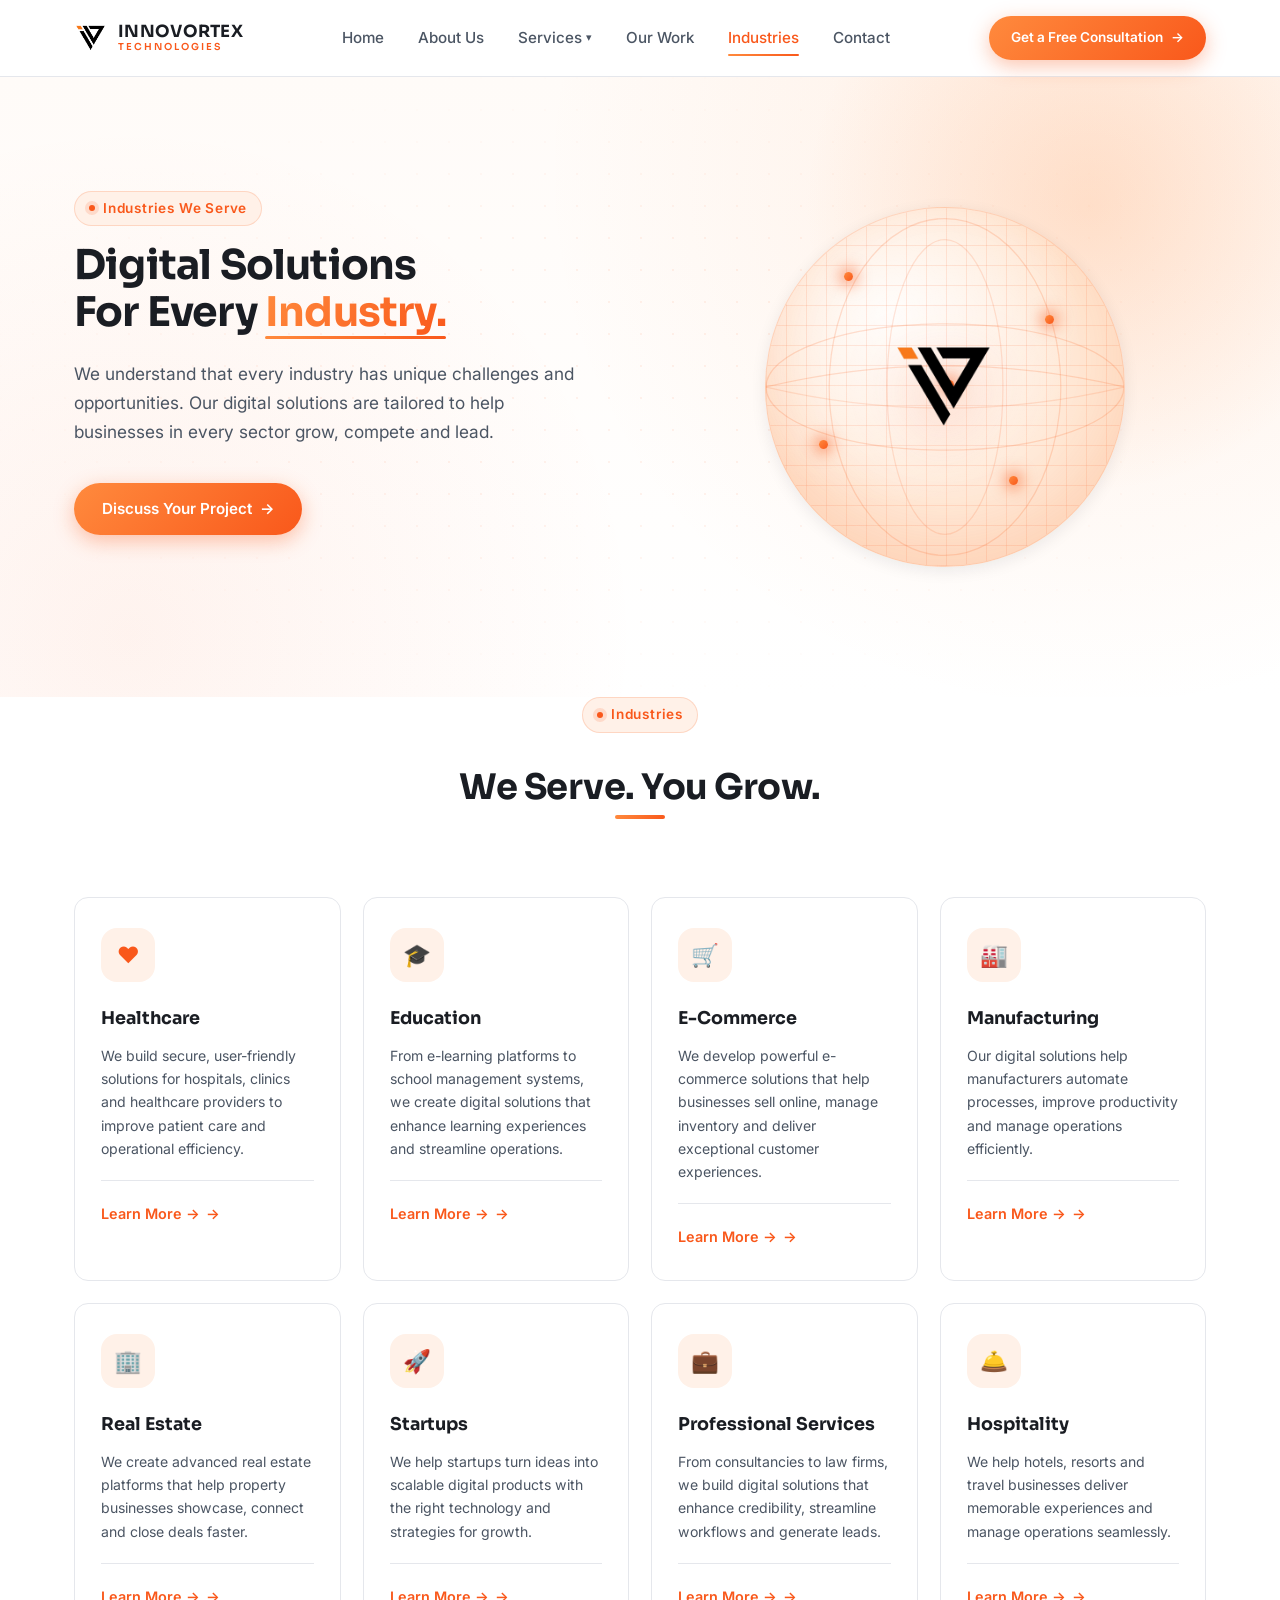
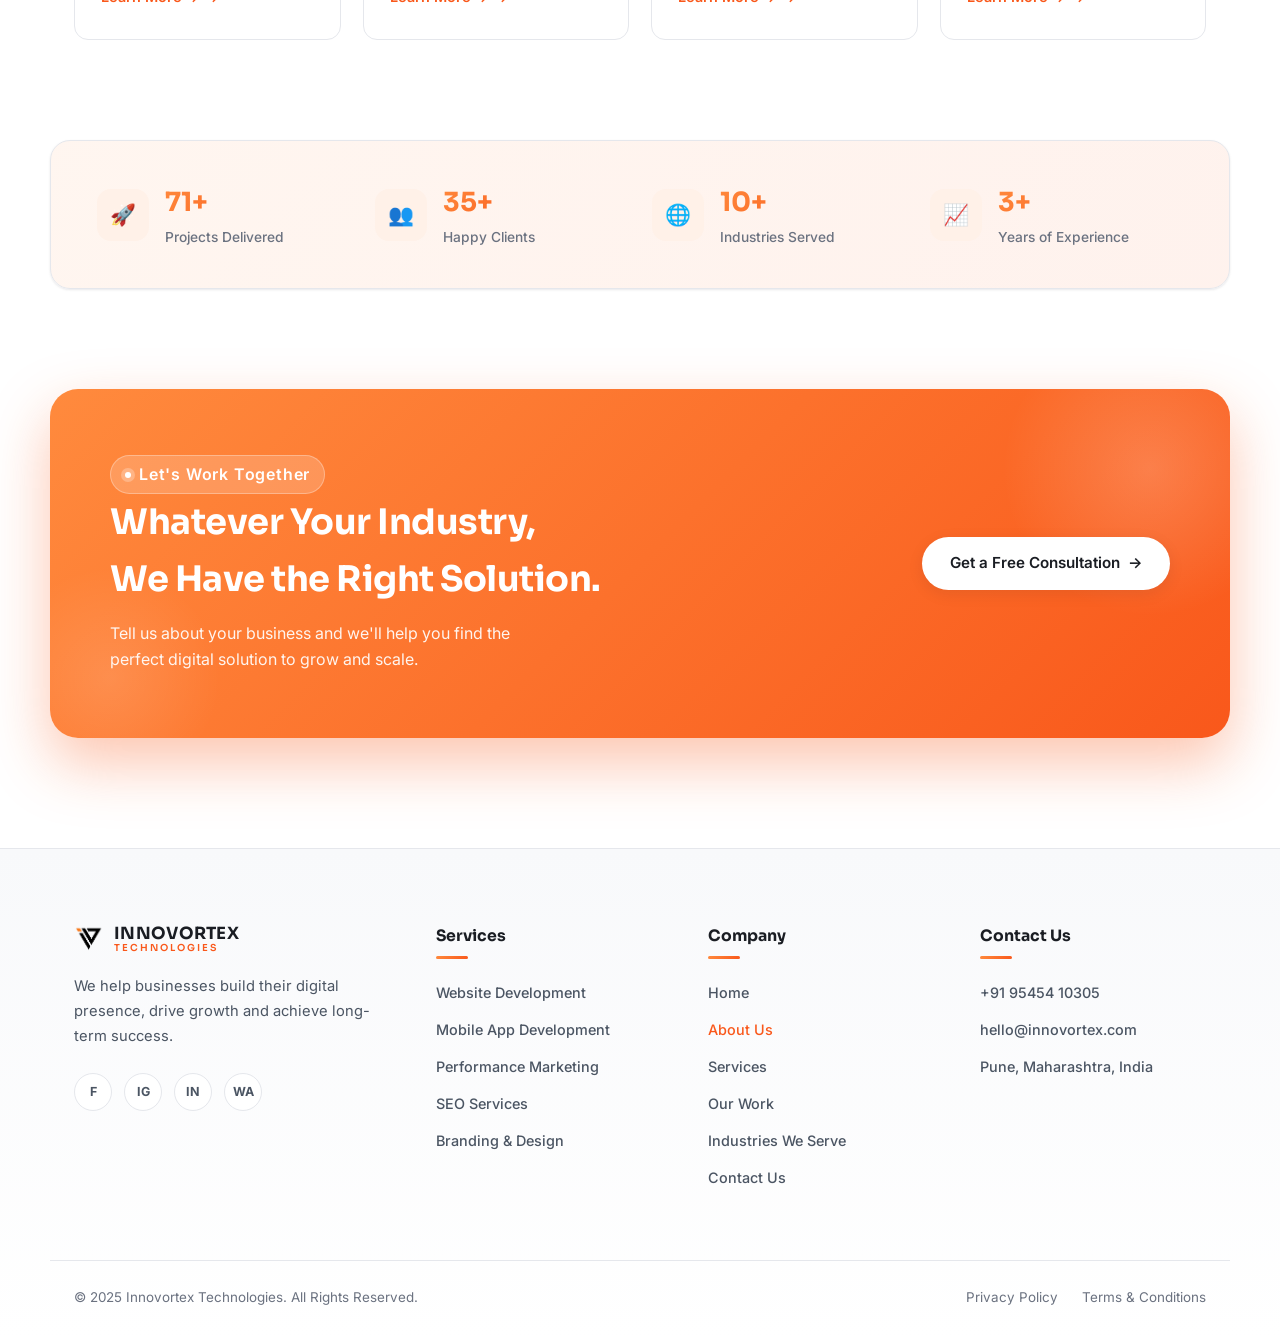
<file: industries.html>
<!DOCTYPE html>
<html lang="en">
<head>
<meta charset="UTF-8">
<meta name="viewport" content="width=device-width, initial-scale=1.0">
<title>Industries — Innovortex Technologies</title>
<link rel="preconnect" href="https://fonts.googleapis.com">
<link href="https://fonts.googleapis.com/css2?family=Sora:wght@400;500;600;700;800&family=Inter:wght@400;500;600&display=swap" rel="stylesheet">
<link rel="stylesheet" href="style.css">
</head>
<body>

<!-- ===== Header ===== -->
<header class="site-header" id="siteHeader">
  <div class="container header-inner">
    <a href="index.html" class="logo">
      <img src="assets/img/logo/logo.png" alt="Innovortex Technologies Logo" class="logo-img">
      <span class="logo-text">
        INNOVORTEX
        <small>TECHNOLOGIES</small>
      </span>
    </a>

    <nav class="main-nav" id="mainNav">
      <a href="index.html">Home</a>
      <a href="about.html" >About Us</a>
      <div class="nav-dropdown">
        <a href="services.html">Services <span class="caret">▾</span></a>
        <div class="dropdown-panel">
          <a href="services.html#service-web">Website Design &amp; Development</a>
          <a href="services.html#service-app">Mobile App Development</a>
          <a href="services.html#service-marketing">Performance Marketing &amp; SEO</a>
          <a href="services.html#service-brand">Corporate Branding &amp; Design</a>
        </div>
      </div>
      <a href="work.html">Our Work</a>
      <a href="industries.html" class="active">Industries</a>
      <a href="contact.html">Contact</a>
    </nav>

    <a href="contact.html#form" class="btn btn-primary btn-nav">Get a Free Consultation <span class="arrow">→</span></a>

    <button class="nav-toggle" id="navToggle" aria-label="Toggle menu">
      <span></span><span></span><span></span>
    </button>
  </div>
</header>

<!-- ===== Industries Hero ===== -->
<section class="hero about-hero" id="industries-top">
  <div class="hero-glow"></div>
  <div class="container hero-inner">
    <div class="hero-copy">
      <p class="eyebrow reveal">Industries We Serve</p>
      <h1 class="reveal">Digital Solutions<br>For Every <span class="accent-text">Industry.</span></h1>
      <p class="hero-sub reveal">We understand that every industry has unique challenges and opportunities. Our digital solutions are tailored to help businesses in every sector grow, compete and lead.</p>
      <div class="hero-cta reveal">
        <a href="contact.html#form" class="btn btn-primary">Discuss Your Project <span class="arrow">→</span></a>
      </div>
    </div>
    <div class="hero-visual reveal" style="order: 2;">
      <div class="globe-visual">
        <div class="globe">
          <div class="globe-grid"></div>
          <svg class="globe-lines" viewBox="0 0 340 340" fill="none" xmlns="http://www.w3.org/2000/svg">
            <ellipse cx="170" cy="170" rx="170" ry="60" stroke="rgba(249,88,27,0.18)" stroke-width="1.2" fill="none"/>
            <ellipse cx="170" cy="170" rx="110" ry="160" stroke="rgba(249,88,27,0.18)" stroke-width="1.2" fill="none"/>
            <ellipse cx="170" cy="170" rx="55" ry="140" stroke="rgba(249,88,27,0.15)" stroke-width="1.2" fill="none"/>
            <path d="M0 170 Q170 130 340 170" stroke="rgba(249,88,27,0.18)" stroke-width="1.2" fill="none"/>
            <path d="M0 170 Q170 210 340 170" stroke="rgba(249,88,27,0.14)" stroke-width="1.2" fill="none"/>
          </svg>
          <span class="globe-dot d1"></span>
          <span class="globe-dot d2"></span>
          <span class="globe-dot d3"></span>
          <span class="globe-dot d4"></span>
          <span class="globe-dot d5"></span>
        </div>

        <img class="globe-logo brand-logo-visual" src="assets/img/logo/logo.png" alt="Innovortex logo">
      </div>
    </div>
</section>

<!-- ===== Industries grid ===== -->
<section class="industries" id="industries">
  <div class="container">
    <div class="center-head reveal-up">
      <p class="eyebrow">Industries</p>
      <h2>We Serve. You Grow.</h2>
      <div class="story-rule center"></div>
    </div>

    <div class="industry-grid">
      <article class="industry-card reveal-up">
        <div class="industry-icon">❤️</div>
        <h3>Healthcare</h3>
        <p>We build secure, user-friendly solutions for hospitals, clinics and healthcare providers to improve patient care and operational efficiency.</p>
        <a href="#" class="link-arrow">Learn More →</a>
      </article>
      <article class="industry-card reveal-up">
        <div class="industry-icon">🎓</div>
        <h3>Education</h3>
        <p>From e-learning platforms to school management systems, we create digital solutions that enhance learning experiences and streamline operations.</p>
        <a href="#" class="link-arrow">Learn More →</a>
      </article>
      <article class="industry-card reveal-up">
        <div class="industry-icon">🛒</div>
        <h3>E-Commerce</h3>
        <p>We develop powerful e-commerce solutions that help businesses sell online, manage inventory and deliver exceptional customer experiences.</p>
        <a href="#" class="link-arrow">Learn More →</a>
      </article>
      <article class="industry-card reveal-up">
        <div class="industry-icon">🏭</div>
        <h3>Manufacturing</h3>
        <p>Our digital solutions help manufacturers automate processes, improve productivity and manage operations efficiently.</p>
        <a href="#" class="link-arrow">Learn More →</a>
      </article>
      <article class="industry-card reveal-up">
        <div class="industry-icon">🏢</div>
        <h3>Real Estate</h3>
        <p>We create advanced real estate platforms that help property businesses showcase, connect and close deals faster.</p>
        <a href="#" class="link-arrow">Learn More →</a>
      </article>
      <article class="industry-card reveal-up">
        <div class="industry-icon">🚀</div>
        <h3>Startups</h3>
        <p>We help startups turn ideas into scalable digital products with the right technology and strategies for growth.</p>
        <a href="#" class="link-arrow">Learn More →</a>
      </article>
      <article class="industry-card reveal-up">
        <div class="industry-icon">💼</div>
        <h3>Professional Services</h3>
        <p>From consultancies to law firms, we build digital solutions that enhance credibility, streamline workflows and generate leads.</p>
        <a href="#" class="link-arrow">Learn More →</a>
      </article>
      <article class="industry-card reveal-up">
        <div class="industry-icon">🛎️</div>
        <h3>Hospitality</h3>
        <p>We help hotels, resorts and travel businesses deliver memorable experiences and manage operations seamlessly.</p>
        <a href="#" class="link-arrow">Learn More →</a>
      </article>
    </div>
  </div>
</section>

<!-- ===== Stats bar ===== -->
<section class="stats-bar work-stats">
  <div class="container stats-bar-inner outlined">
    <div class="stat-item reveal-up">
      <span class="stat-item-icon">🚀</span>
      <div>
        <p class="stat-num" data-count="100">0+</p>
        <p class="stat-item-label">Projects Delivered</p>
      </div>
    </div>
    <div class="stat-item reveal-up">
      <span class="stat-item-icon">👥</span>
      <div>
        <p class="stat-num" data-count="50">0+</p>
        <p class="stat-item-label">Happy Clients</p>
      </div>
    </div>
    <div class="stat-item reveal-up">
      <span class="stat-item-icon">🌐</span>
      <div>
        <p class="stat-num" data-count="15">0+</p>
        <p class="stat-item-label">Industries Served</p>
      </div>
    </div>
    <div class="stat-item reveal-up">
      <span class="stat-item-icon">📈</span>
      <div>
        <p class="stat-num" data-count="5">0+</p>
        <p class="stat-item-label">Years of Experience</p>
      </div>
    </div>
  </div>
</section>

<!-- ===== CTA Banner ===== -->
<section class="cta-banner work-cta" id="contact">
  <div class="container cta-inner reveal-up">
    <div>
      <p class="eyebrow">Let's Work Together</p>
      <h2>Whatever Your Industry,<br>We Have the Right Solution.</h2>
      <p>Tell us about your business and we'll help you find the perfect digital solution to grow and scale.</p>
    </div>
    <a href="contact.html" class="btn btn-light">Get a Free Consultation <span class="arrow">→</span></a>
  </div>
</section>

<!-- ===== Footer ===== -->
<footer class="site-footer">
  <div class="container footer-grid">
    <div class="footer-brand">
      <a href="index.html" class="logo">
        <img class="footer-logo-img" src="assets/img/logo/logo.png" alt="Innovortex logo">
        <span class="logo-text">
          INNOVORTEX
          <small>TECHNOLOGIES</small>
        </span>
      </a>
      <p>We help businesses build their digital presence, drive growth and achieve long-term success.</p>
      <div class="social-row">
        <a href="#" aria-label="Facebook">f</a>
        <a href="#" aria-label="Instagram">ig</a>
        <a href="#" aria-label="LinkedIn">in</a>
        <a href="#" aria-label="WhatsApp">wa</a>
      </div>
    </div>

    <div class="footer-col">
      <h4>Services</h4>
      <a href="services.html#service-web">Website Development</a>
      <a href="services.html#service-app">Mobile App Development</a>
      <a href="services.html#service-marketing">Performance Marketing</a>
      <a href="services.html#service-marketing">SEO Services</a>
      <a href="services.html#service-brand">Branding &amp; Design</a>
    </div>

    <div class="footer-col">
      <h4>Company</h4>
      <a href="index.html">Home</a>
      <a href="about.html" class="active">About Us</a>
      <a href="services.html">Services</a>
      <a href="work.html">Our Work</a>
      <a href="industries.html">Industries We Serve</a>
      <a href="contact.html">Contact Us</a>
    </div>

    <div class="footer-col">
      <h4>Contact Us</h4>
      <a href="tel:+919545410305">+91 95454 10305</a>
      <a href="mailto:hello@innovortex.com">hello@innovortex.com</a>
      <span>Pune, Maharashtra, India</span>
    </div>
  </div>

  <div class="container footer-bottom">
    <p>© 2025 Innovortex Technologies. All Rights Reserved.</p>
    <div>
      <a href="#">Privacy Policy</a>
      <a href="#">Terms &amp; Conditions</a>
    </div>
  </div>
</footer>

<script src="script.js"></script>
</body>
</html>
</file>
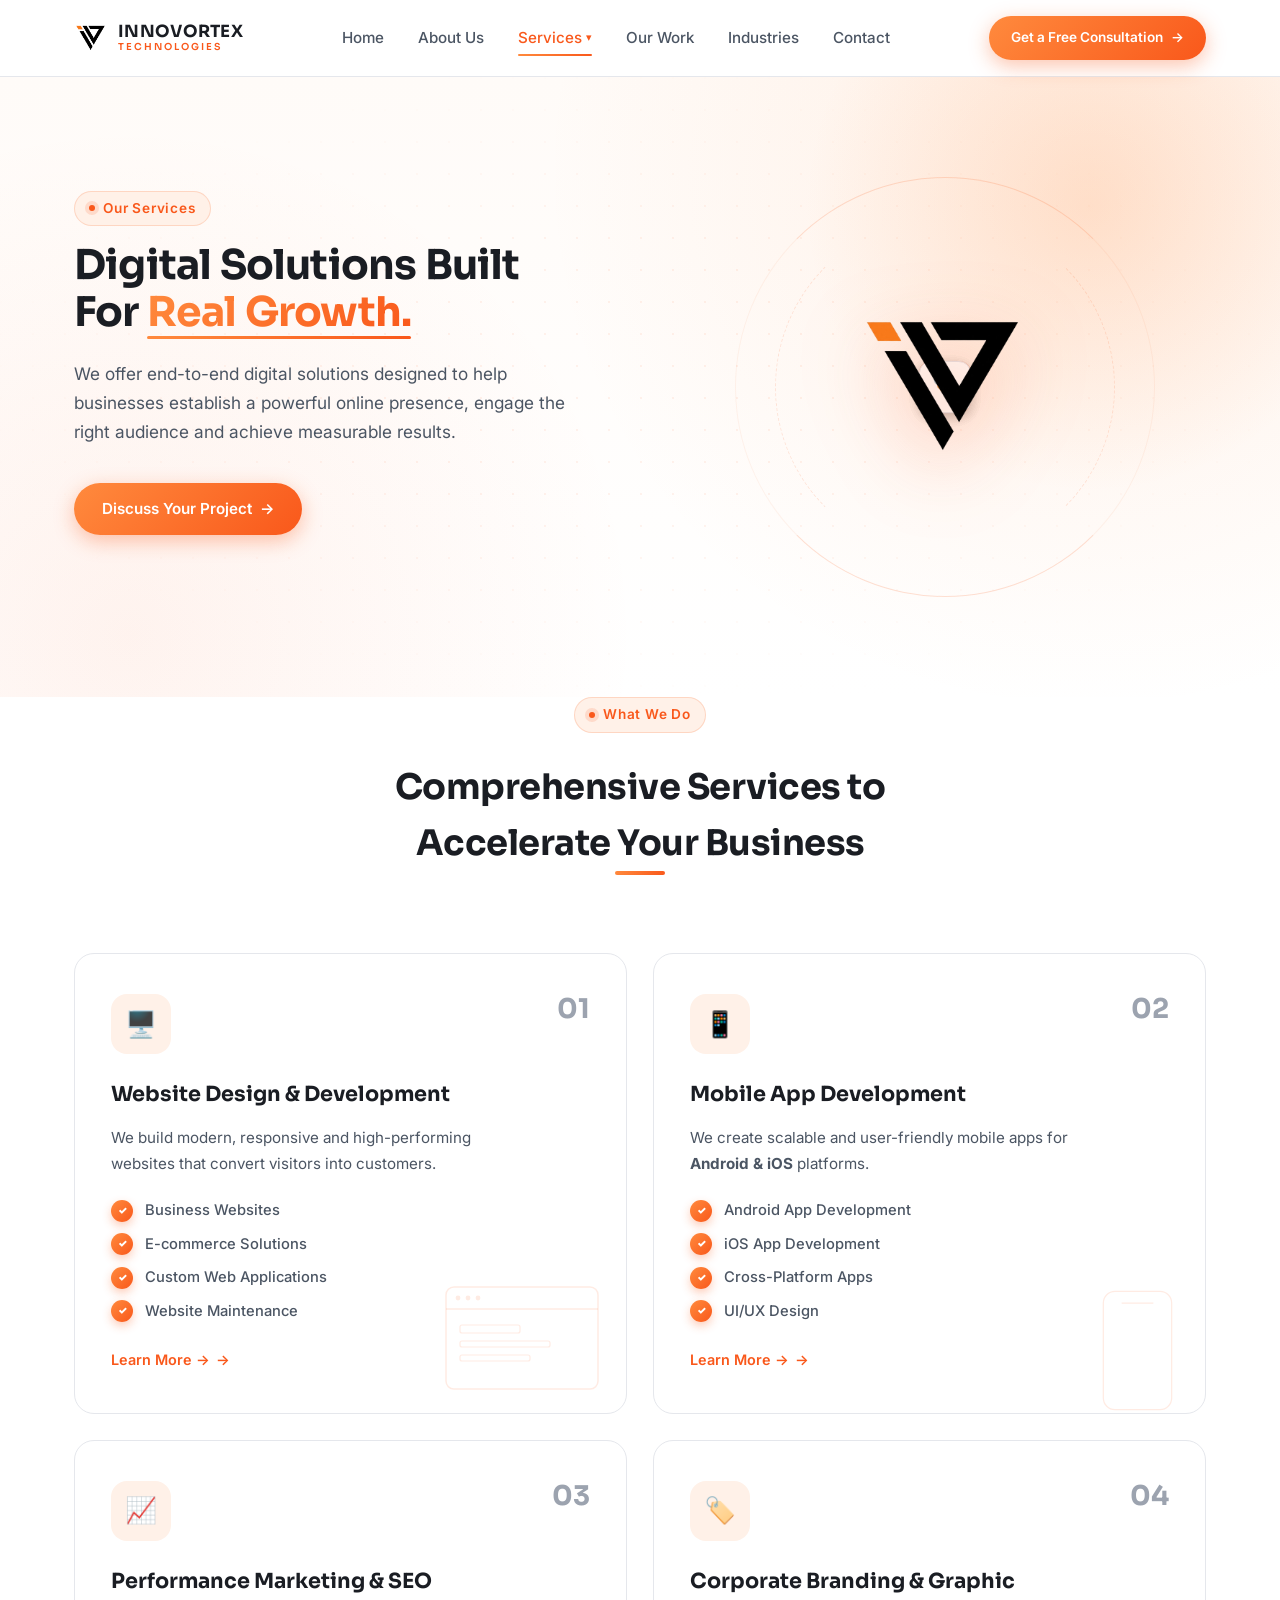
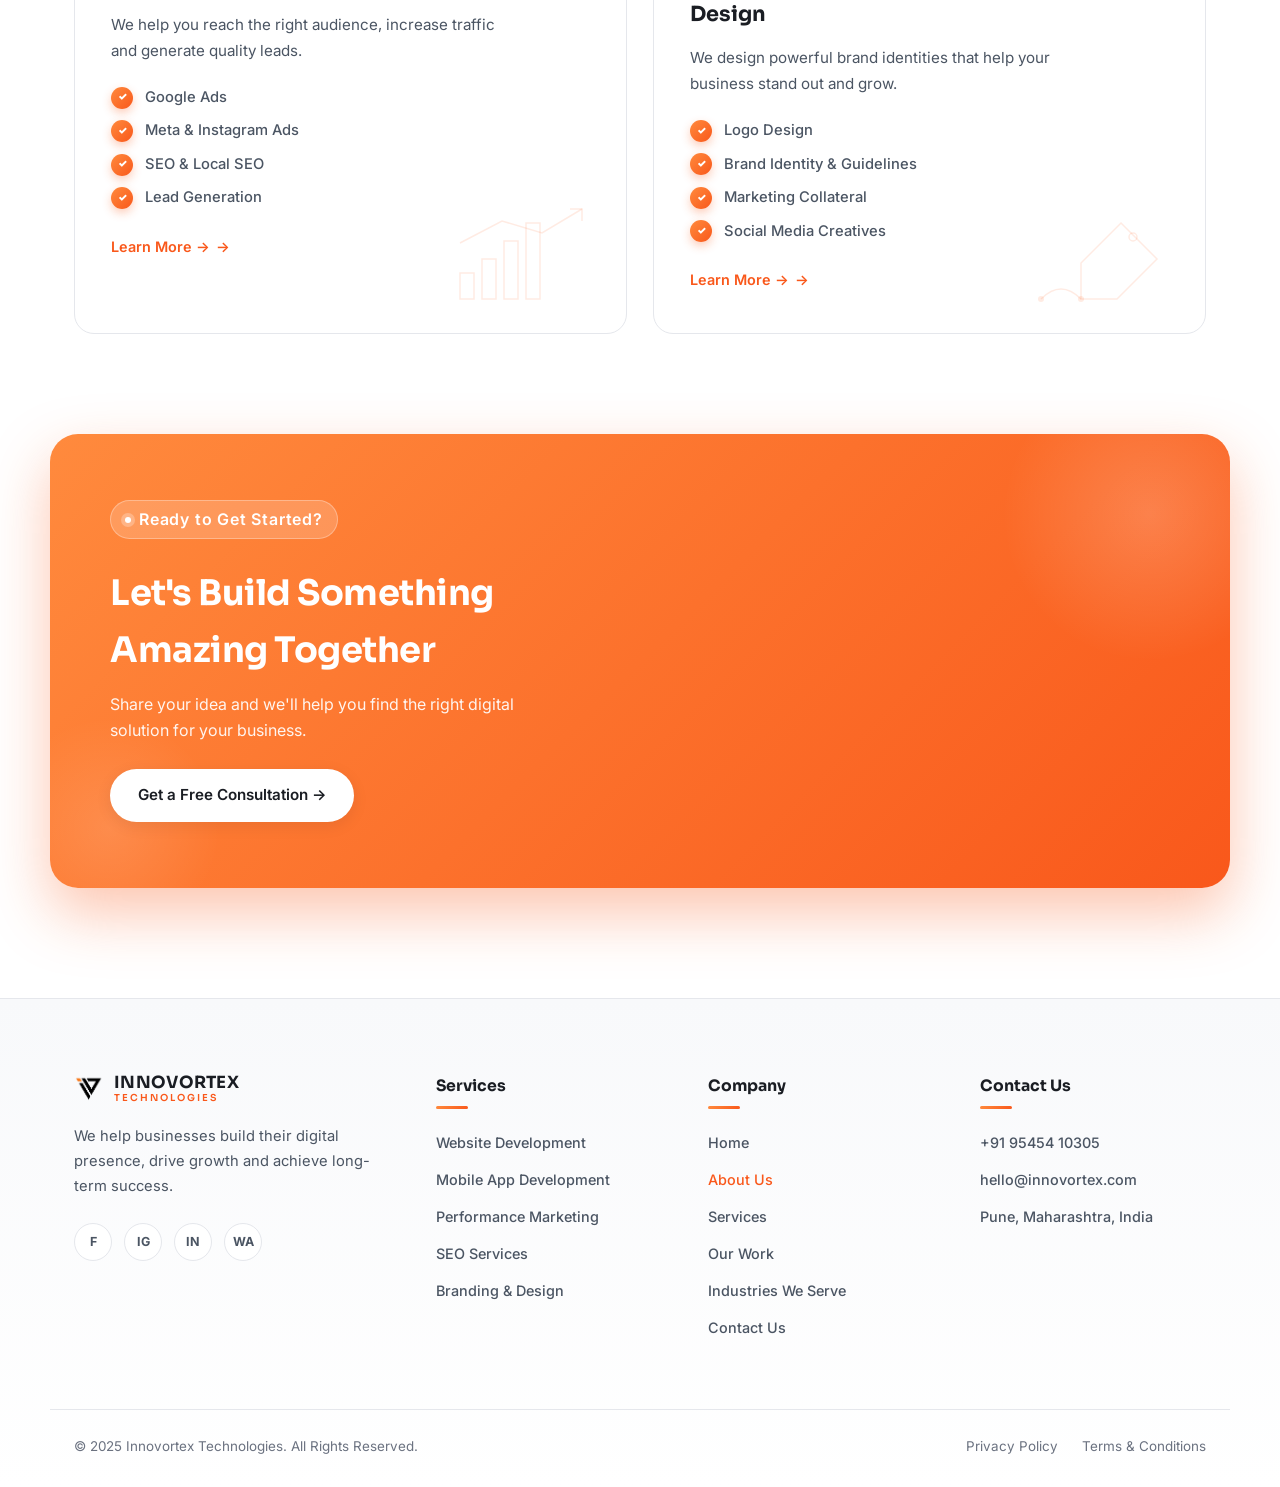
<file: services.html>
<!DOCTYPE html>
<html lang="en">
<head>
<meta charset="UTF-8">
<meta name="viewport" content="width=device-width, initial-scale=1.0">
<title>Services — Innovortex Technologies</title>
<link rel="preconnect" href="https://fonts.googleapis.com">
<link href="https://fonts.googleapis.com/css2?family=Sora:wght@400;500;600;700;800&family=Inter:wght@400;500;600&display=swap" rel="stylesheet">
<link rel="stylesheet" href="style.css">
</head>
<body>

<!-- ===== Header ===== -->
<header class="site-header" id="siteHeader">
  <div class="container header-inner">
    <a href="index.html" class="logo">
      <img src="assets/img/logo/logo.png" alt="Innovortex Technologies Logo" class="logo-img">
      <span class="logo-text">
        INNOVORTEX
        <small>TECHNOLOGIES</small>
      </span>
    </a>

    <nav class="main-nav" id="mainNav">
      <a href="index.html">Home</a>
      <a href="about.html">About Us</a>
      <div class="nav-dropdown">
        <a href="services.html" class="active">Services <span class="caret">▾</span></a>
        <div class="dropdown-panel">
          <a href="services.html#service-web">Website Design &amp; Development</a>
          <a href="services.html#service-app">Mobile App Development</a>
          <a href="services.html#service-marketing">Performance Marketing &amp; SEO</a>
          <a href="services.html#service-brand">Corporate Branding &amp; Design</a>
        </div>
      </div>
      <a href="work.html">Our Work</a>
      <a href="industries.html">Industries</a>
      <a href="contact.html">Contact</a>
    </nav>

    <a href="contact.html#form" class="btn btn-primary btn-nav">Get a Free Consultation <span class="arrow">→</span></a>

    <button class="nav-toggle" id="navToggle" aria-label="Toggle menu">
      <span></span><span></span><span></span>
    </button>
  </div>
</header>

<!-- ===== Services Hero ===== -->
<section class="hero about-hero" id="services-top">
  <div class="hero-glow"></div>
  <div class="container hero-inner">
    <div class="hero-copy">
      <p class="eyebrow reveal">Our Services</p>
      <h1 class="reveal">Digital Solutions Built<br>For <span class="accent-text">Real Growth.</span></h1>
      <p class="hero-sub reveal">We offer end-to-end digital solutions designed to help businesses establish a powerful online presence, engage the right audience and achieve measurable results.</p>
      <div class="hero-cta reveal">
        <a href="contact.html#form" class="btn btn-primary">Discuss Your Project <span class="arrow">→</span></a>
      </div>
    </div>

    <div class="hero-visual reveal" style="order: 2;">
      <div class="hero-svg-wrap">
        <div class="ring-deco ring-1"></div>
        <div class="ring-deco ring-2"></div>

        <img class="hero-logo-svg brand-logo-visual" src="assets/img/logo/logo.png" alt="Innovortex logo">

        <div class="orbit-item o1" style="width:52px;height:52px;font-size:1.3rem;">🖥️</div>
        <div class="orbit-item o2" style="width:52px;height:52px;font-size:1.3rem;">📱</div>
        <div class="orbit-item o3" style="width:52px;height:52px;font-size:1.3rem;">📈</div>
        <div class="orbit-item o4" style="width:52px;height:52px;font-size:1.3rem;">🏷️</div>
      </div>
    </div>
    
  </div>
</section>

<!-- ===== Services list ===== -->
<section class="services-detail" id="services">
  <div class="container">
    <div class="center-head reveal-up">
      <p class="eyebrow">What We Do</p>
      <h2>Comprehensive Services to<br>Accelerate Your Business</h2>
      <div class="story-rule center"></div>
    </div>

    <div class="services-detail-grid">

      <article class="service-detail-card reveal-up" id="service-web">
        <span class="service-index">01</span>
        <div class="service-icon">🖥️</div>
        <h3>Website Design &amp; Development</h3>
        <p>We build modern, responsive and high-performing websites that convert visitors into customers.</p>
        <ul class="feature-list">
          <li><span class="check">✓</span> Business Websites</li>
          <li><span class="check">✓</span> E-commerce Solutions</li>
          <li><span class="check">✓</span> Custom Web Applications</li>
          <li><span class="check">✓</span> Website Maintenance</li>
        </ul>
        <a href="#" class="link-arrow">Learn More →</a>
        <div class="service-deco deco-web" aria-hidden="true">
          <svg viewBox="0 0 160 110" fill="none" xmlns="http://www.w3.org/2000/svg">
            <rect x="4" y="4" width="152" height="102" rx="8" stroke="currentColor" stroke-width="1.5"/>
            <line x1="4" y1="26" x2="156" y2="26" stroke="currentColor" stroke-width="1.5"/>
            <circle cx="16" cy="15" r="2.4" fill="currentColor"/>
            <circle cx="26" cy="15" r="2.4" fill="currentColor"/>
            <circle cx="36" cy="15" r="2.4" fill="currentColor"/>
            <rect x="18" y="42" width="60" height="8" rx="2" stroke="currentColor" stroke-width="1.2"/>
            <rect x="18" y="58" width="90" height="6" rx="2" stroke="currentColor" stroke-width="1.2"/>
            <rect x="18" y="72" width="70" height="6" rx="2" stroke="currentColor" stroke-width="1.2"/>
          </svg>
        </div>
      </article>

      <article class="service-detail-card reveal-up" id="service-app">
        <span class="service-index">02</span>
        <div class="service-icon">📱</div>
        <h3>Mobile App Development</h3>
        <p>We create scalable and user-friendly mobile apps for <strong>Android &amp; iOS</strong> platforms.</p>
        <ul class="feature-list">
          <li><span class="check">✓</span> Android App Development</li>
          <li><span class="check">✓</span> iOS App Development</li>
          <li><span class="check">✓</span> Cross-Platform Apps</li>
          <li><span class="check">✓</span> UI/UX Design</li>
        </ul>
        <a href="#" class="link-arrow">Learn More →</a>
        <div class="service-deco deco-app" aria-hidden="true">
          <svg viewBox="0 0 90 150" fill="none" xmlns="http://www.w3.org/2000/svg">
            <rect x="4" y="4" width="82" height="142" rx="14" stroke="currentColor" stroke-width="1.5"/>
            <line x1="26" y1="18" x2="64" y2="18" stroke="currentColor" stroke-width="1.5"/>
          </svg>
        </div>
      </article>

      <article class="service-detail-card reveal-up" id="service-marketing">
        <span class="service-index">03</span>
        <div class="service-icon">📈</div>
        <h3>Performance Marketing &amp; SEO</h3>
        <p>We help you reach the right audience, increase traffic and generate quality leads.</p>
        <ul class="feature-list">
          <li><span class="check">✓</span> Google Ads</li>
          <li><span class="check">✓</span> Meta &amp; Instagram Ads</li>
          <li><span class="check">✓</span> SEO &amp; Local SEO</li>
          <li><span class="check">✓</span> Lead Generation</li>
        </ul>
        <a href="#" class="link-arrow">Learn More →</a>
        <div class="service-deco deco-marketing" aria-hidden="true">
          <svg viewBox="0 0 160 110" fill="none" xmlns="http://www.w3.org/2000/svg">
            <rect x="18" y="70" width="14" height="26" stroke="currentColor" stroke-width="1.5"/>
            <rect x="40" y="56" width="14" height="40" stroke="currentColor" stroke-width="1.5"/>
            <rect x="62" y="38" width="14" height="58" stroke="currentColor" stroke-width="1.5"/>
            <rect x="84" y="20" width="14" height="76" stroke="currentColor" stroke-width="1.5"/>
            <path d="M18 40 L60 18 L100 30 L140 6" stroke="currentColor" stroke-width="1.5"/>
            <path d="M128 6 L140 6 L140 18" stroke="currentColor" stroke-width="1.5"/>
          </svg>
        </div>
      </article>

      <article class="service-detail-card reveal-up" id="service-brand">
        <span class="service-index">04</span>
        <div class="service-icon">🏷️</div>
        <h3>Corporate Branding &amp; Graphic Design</h3>
        <p>We design powerful brand identities that help your business stand out and grow.</p>
        <ul class="feature-list">
          <li><span class="check">✓</span> Logo Design</li>
          <li><span class="check">✓</span> Brand Identity &amp; Guidelines</li>
          <li><span class="check">✓</span> Marketing Collateral</li>
          <li><span class="check">✓</span> Social Media Creatives</li>
        </ul>
        <a href="#" class="link-arrow">Learn More →</a>
        <div class="service-deco deco-brand" aria-hidden="true">
          <svg viewBox="0 0 160 110" fill="none" xmlns="http://www.w3.org/2000/svg">
            <path d="M100 20L136 56L96 96L60 96L60 60Z" stroke="currentColor" stroke-width="1.5"/>
            <circle cx="112" cy="34" r="4" stroke="currentColor" stroke-width="1.5"/>
            <path d="M20 96 Q40 76 60 96" stroke="currentColor" stroke-width="1.5"/>
            <circle cx="20" cy="96" r="3" fill="currentColor"/>
            <circle cx="60" cy="96" r="3" fill="currentColor"/>
          </svg>
        </div>
      </article>

    </div>
  </div>
</section>

<!-- ===== CTA Banner ===== --> 
<section class="cta-banner services-cta" id="contact">
  <div class="container cta-inner reveal-up">
    <div>
      <p class="eyebrow">Ready to Get Started?</p>
      <h2>Let's Build Something<br>Amazing Together</h2>
      <p>Share your idea and we'll help you find the right digital solution for your business.</p>
      <a href="contact.html" class="btn btn-light">Get a Free Consultation →</a>
    </div>
   
  </div>
</section>

<!-- ===== Footer ===== -->
<footer class="site-footer">
  <div class="container footer-grid">
    <div class="footer-brand">
      <a href="index.html" class="logo">
        <img class="footer-logo-img" src="assets/img/logo/logo.png" alt="Innovortex logo">
        <span class="logo-text">
          INNOVORTEX
          <small>TECHNOLOGIES</small>
        </span>
      </a>
      <p>We help businesses build their digital presence, drive growth and achieve long-term success.</p>
      <div class="social-row">
        <a href="#" aria-label="Facebook">f</a>
        <a href="#" aria-label="Instagram">ig</a>
        <a href="#" aria-label="LinkedIn">in</a>
        <a href="#" aria-label="WhatsApp">wa</a>
      </div>
    </div>

    <div class="footer-col">
      <h4>Services</h4>
      <a href="#service-web">Website Development</a>
      <a href="#service-app">Mobile App Development</a>
      <a href="#service-marketing">Performance Marketing</a>
      <a href="#service-marketing">SEO Services</a>
      <a href="#service-brand">Branding &amp; Design</a>
    </div>

    <div class="footer-col">
      <h4>Company</h4>
      <a href="index.html">Home</a>
      <a href="about.html" class="active">About Us</a>
      <a href="services.html">Services</a>
      <a href="work.html">Our Work</a>
      <a href="industries.html">Industries We Serve</a>
      <a href="contact.html">Contact Us</a>
    </div>

    <div class="footer-col">
      <h4>Contact Us</h4>
      <a href="tel:+919545410305">+91 95454 10305</a>
      <a href="mailto:hello@innovortex.com">hello@innovortex.com</a>
      <span>Pune, Maharashtra, India</span>
    </div>
  </div>

  <div class="container footer-bottom">
    <p>© 2025 Innovortex Technologies. All Rights Reserved.</p>
    <div>
      <a href="#">Privacy Policy</a>
      <a href="#">Terms &amp; Conditions</a>
    </div>
  </div>
</footer>

<script src="script.js"></script>
</body>
</html>
</file>
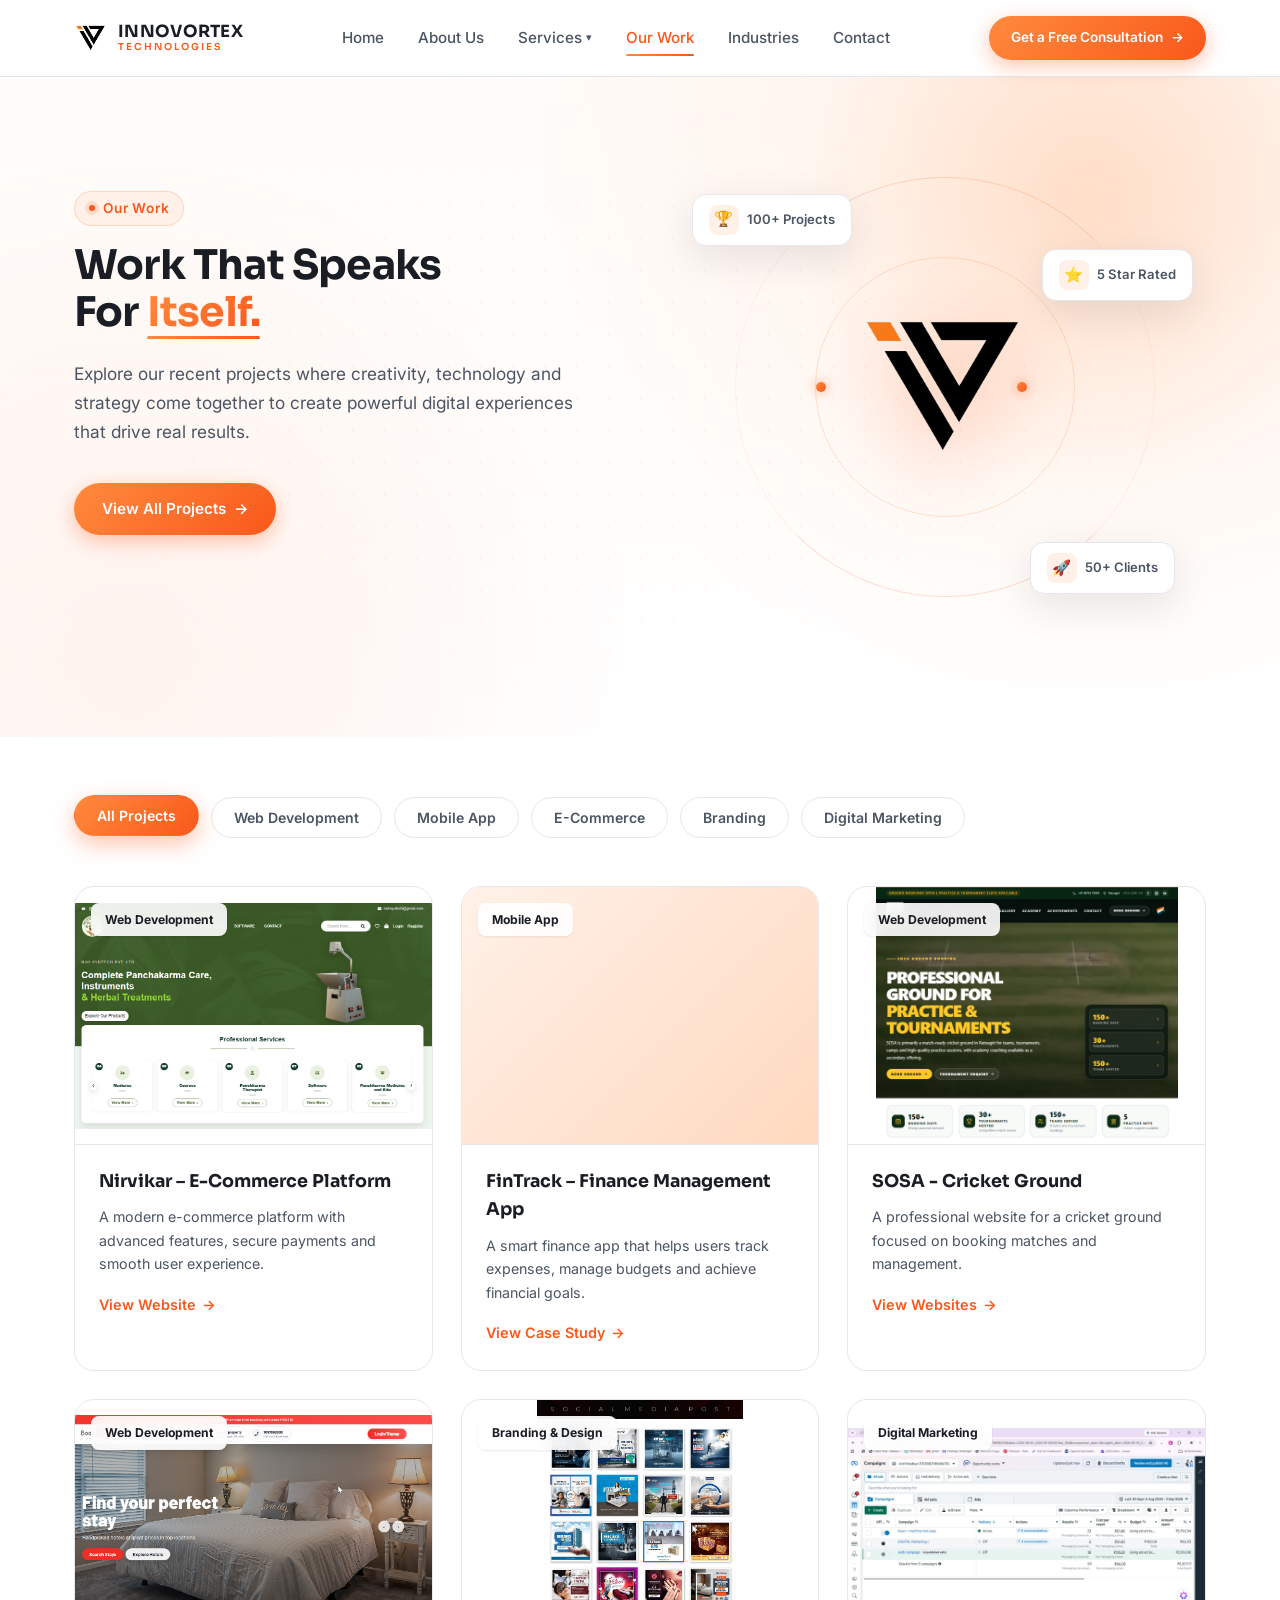
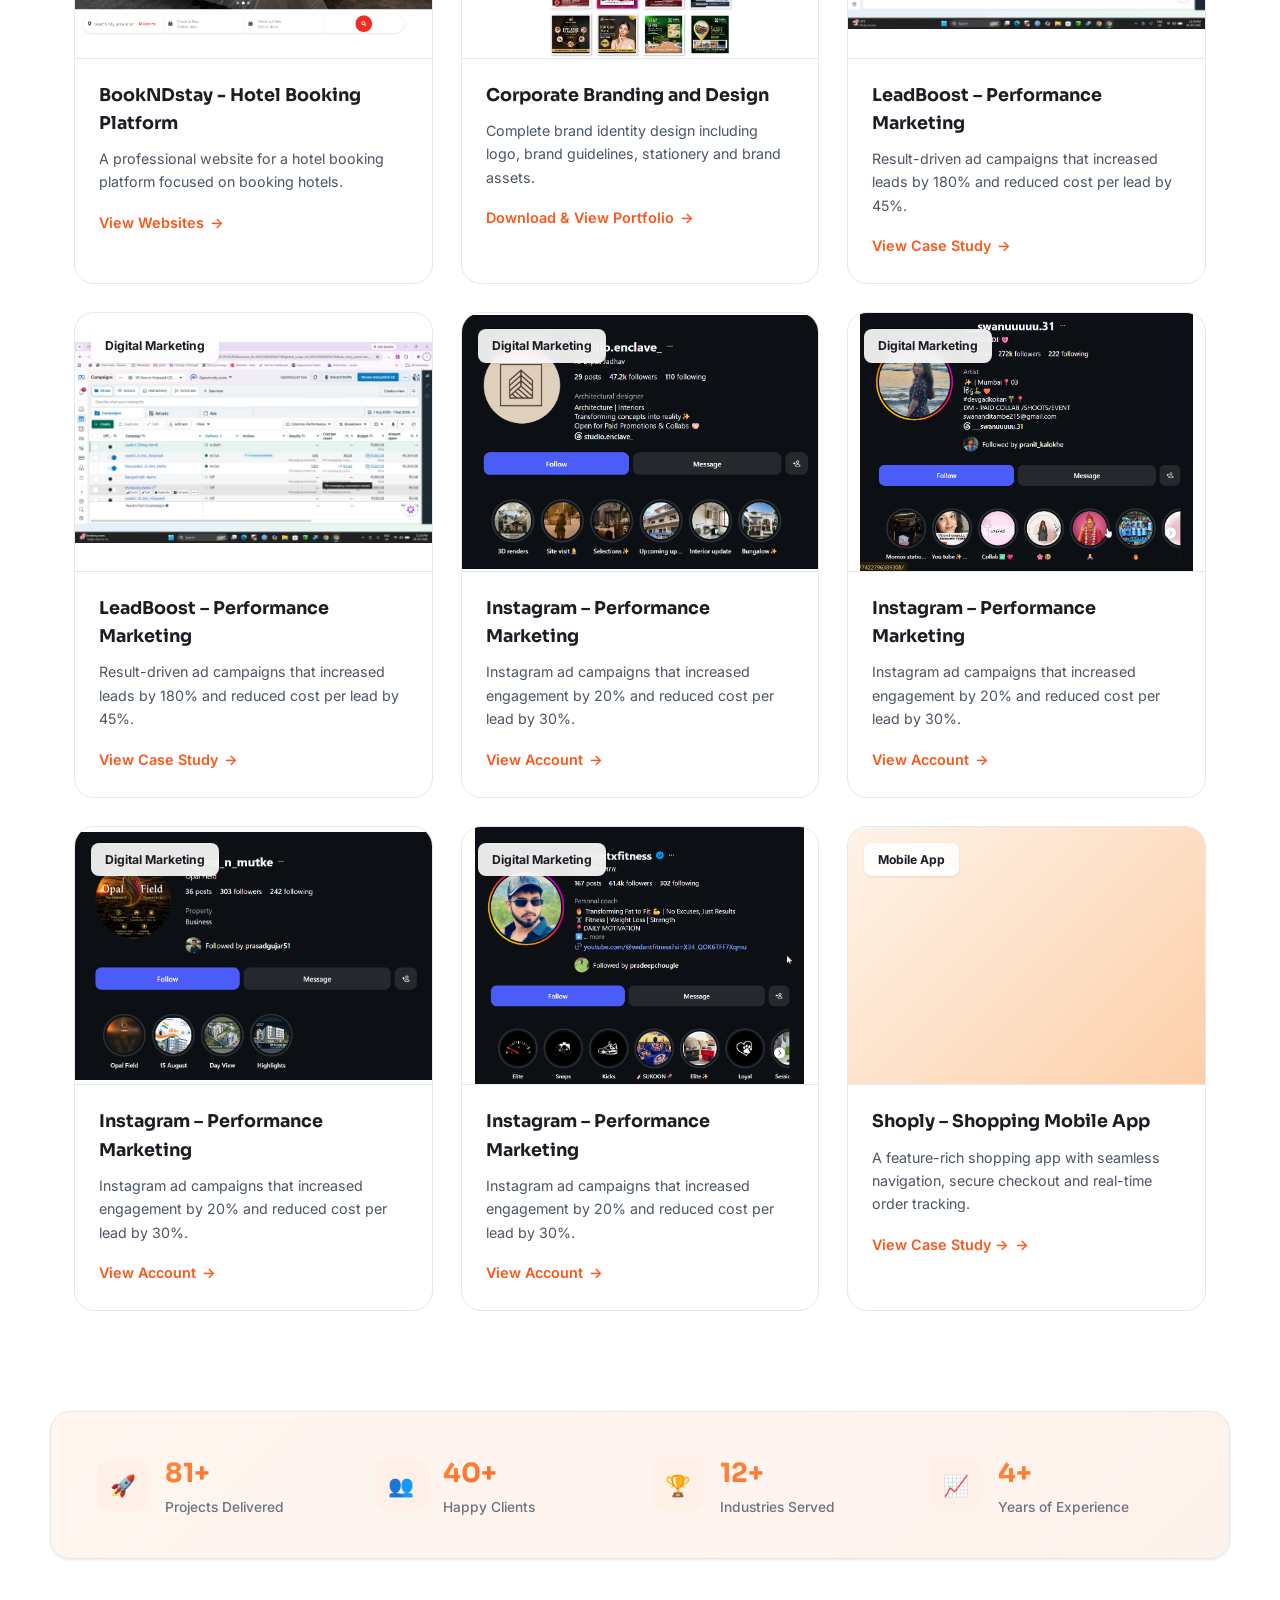
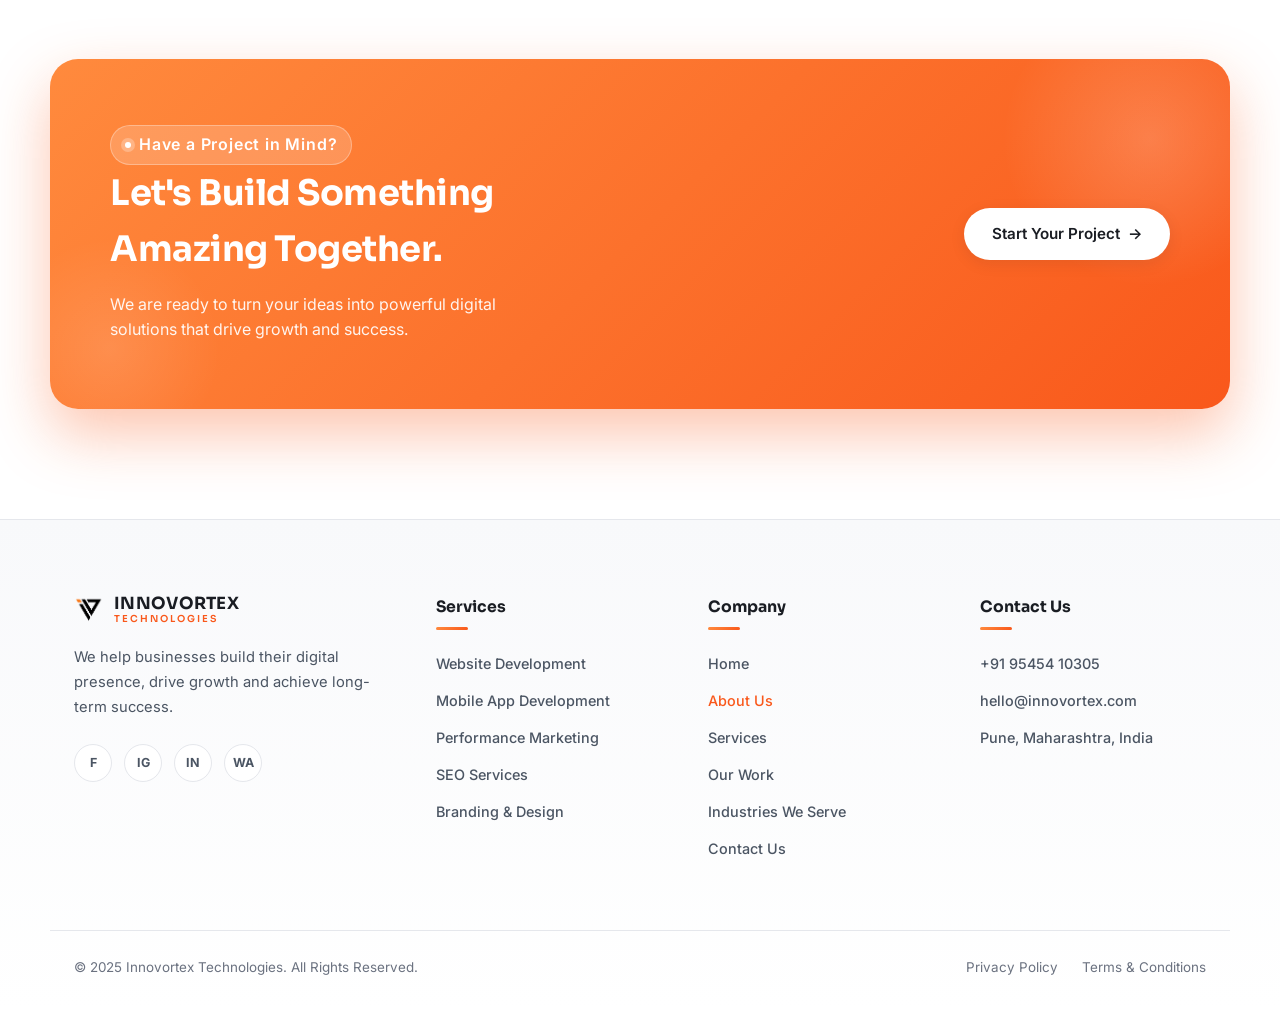
<file: work.html>
<!DOCTYPE html>
<html lang="en">
<head>
<meta charset="UTF-8">
<meta name="viewport" content="width=device-width, initial-scale=1.0">
<title>Our Work — Innovortex Technologies</title>
<link rel="preconnect" href="https://fonts.googleapis.com">
<link href="https://fonts.googleapis.com/css2?family=Sora:wght@400;500;600;700;800&family=Inter:wght@400;500;600&display=swap" rel="stylesheet">
<link rel="stylesheet" href="style.css">
</head>
<body>

<!-- ===== Header ===== -->
<header class="site-header" id="siteHeader">
  <div class="container header-inner">
    <a href="index.html" class="logo">
      <img src="assets/img/logo/logo.png" alt="Innovortex Technologies Logo" class="logo-img">
      <span class="logo-text">
        INNOVORTEX
        <small>TECHNOLOGIES</small>
      </span>
    </a>

    <nav class="main-nav" id="mainNav">
      <a href="index.html">Home</a>
      <a href="about.html">About Us</a>
      <div class="nav-dropdown">
        <a href="services.html">Services <span class="caret">▾</span></a>
        <div class="dropdown-panel">
          <a href="services.html#service-web">Website Design &amp; Development</a>
          <a href="services.html#service-app">Mobile App Development</a>
          <a href="services.html#service-marketing">Performance Marketing &amp; SEO</a>
          <a href="services.html#service-brand">Corporate Branding &amp; Design</a>
        </div>
      </div>
      <a href="work.html" class="active">Our Work</a>
      <a href="industries.html">Industries</a>
      <a href="contact.html">Contact</a>
    </nav>

    <a href="contact.html#form" class="btn btn-primary btn-nav">Get a Free Consultation <span class="arrow">→</span></a>

    <button class="nav-toggle" id="navToggle" aria-label="Toggle menu">
      <span></span><span></span><span></span>
    </button>
  </div>
</header>

<!-- ===== Work Hero ===== -->
<section class="hero">
  <div class="hero-glow"></div>
  <div class="container hero-inner">
    <div class="hero-copy">
      <p class="eyebrow reveal">Our Work</p>
      <h1 class="reveal">Work That Speaks<br>For <span class="accent-text">Itself.</span></h1>
      <p class="hero-sub reveal">Explore our recent projects where creativity, technology and strategy come together to create powerful digital experiences that drive real results.</p>
      <div class="hero-cta reveal">
        <a href="#projects" class="btn btn-primary">View All Projects <span class="arrow">→</span></a>
      </div>
    </div>

    <div class="hero-visual reveal" style="order: 2;">
      <div class="hero-svg-wrap">
        <div class="ring-deco ring-1"></div>
        <div class="ring-deco ring-3">
          <span class="ring-dot d2"></span>
          <span class="ring-dot d4"></span>
        </div>

        <img class="hero-logo-svg brand-logo-visual" src="assets/img/logo/logo.png" alt="Innovortex logo">

        <div class="float-badge fb1">
          <span class="badge-icon">🏆</span>
          <span>100+ Projects</span>
        </div>
        <div class="float-badge fb2">
          <span class="badge-icon">⭐</span>
          <span>5 Star Rated</span>
        </div>
        <div class="float-badge fb4">
          <span class="badge-icon">🚀</span>
          <span>50+ Clients</span>
        </div>
      </div>
    </div>
  </div>
</section>

<!-- ===== Filter + Project Grid ===== -->
<section class="work-page" id="projects">
  <div class="container">

    <div class="filter-row reveal-up" id="filterRow">
      <button class="filter-chip active" data-filter="all">All Projects</button>
      <button class="filter-chip" data-filter="web">Web Development</button>
      <button class="filter-chip" data-filter="app">Mobile App</button>
      <button class="filter-chip" data-filter="ecommerce">E-Commerce</button>
      <button class="filter-chip" data-filter="branding">Branding</button>
      <button class="filter-chip" data-filter="marketing">Digital Marketing</button>
    </div>

    <div class="project-grid" id="projectGrid">

      <article class="project-card reveal-up" data-category="web ecommerce">
        <div class="project-thumb thumb-ecomax">
          <span class="tag">Web Development</span>
        </div>
        <h3>Nirvikar – E-Commerce Platform</h3>
        <p>A modern e-commerce platform with advanced features, secure payments and smooth user experience.</p>
        <a href="https://nahayutech.com/" target="_blank" class="link-arrow">View Website </a>
      </article>

      <article class="project-card reveal-up" data-category="app">
        <div class="project-thumb thumb-fintrack">
          <span class="tag">Mobile App</span>
        </div>
        <h3>FinTrack – Finance Management App</h3>
        <p>A smart finance app that helps users track expenses, manage budgets and achieve financial goals.</p>
        <a href="#" class="link-arrow">View Case Study </a>
      </article>

      <article class="project-card reveal-up" data-category="web">
        <div class="project-thumb thumb-medicare">
          <span class="tag">Web Development</span>
        </div>
        <h3>SOSA - Cricket Ground</h3>
        <p>A professional website for a cricket ground focused on booking matches and management.</p>
        <a href="https://sosacricketground.com/" target="_blank" class="link-arrow">View Websites </a>
      </article>

      <article class="project-card reveal-up" data-category="web">
        <div class="project-thumb thumb-hotel">
          <span class="tag">Web Development</span>
        </div>
        <h3>BookNDstay - Hotel Booking Platform</h3>
        <p>A professional website for a hotel booking platform focused on booking hotels.</p>
        <a href="https://bookndstay.com/" target="_blank" class="link-arrow">View Websites </a>
      </article>

      <article class="project-card reveal-up" data-category="branding">
        <div class="project-thumb thumb-vertex">
          <span class="tag">Branding & Design</span>
        </div>
        <h3>Corporate Branding and Design</h3>
        <p>Complete brand identity design including logo, brand guidelines, stationery and brand assets.</p>
        <a href="assets/img/projects/PORTFOLIO.pdf" target="_blank" class="link-arrow">Download & View Portfolio </a>
      </article>

      <article class="project-card reveal-up" data-category="marketing">
        <div class="project-thumb thumb-leadboost">
          <span class="tag">Digital Marketing</span>
        </div>
        <h3>LeadBoost – Performance Marketing</h3>
        <p>Result-driven ad campaigns that increased leads by 180% and reduced cost per lead by 45%.</p>
        <a href="#" class="link-arrow">View Case Study </a>
      </article>

      <article class="project-card reveal-up" data-category="marketing">
        <div class="project-thumb thumb-leadboost1">
          <span class="tag">Digital Marketing</span>
        </div>
        <h3>LeadBoost – Performance Marketing</h3>
        <p>Result-driven ad campaigns that increased leads by 180% and reduced cost per lead by 45%.</p>
        <a href="#" class="link-arrow">View Case Study </a>
      </article>

      <article class="project-card reveal-up" data-category="marketing">
        <div class="project-thumb thumb-insta">
          <span class="tag">Digital Marketing</span>
        </div>
        <h3>Instagram – Performance Marketing</h3>
        <p>Instagram ad campaigns that increased engagement by 20% and reduced cost per lead by 30%.</p>
        <a href="https://www.instagram.com/studio.enclave_?igsi=YnZtZXhleG81ZmM4" target="_blank" class="link-arrow">View Account</a>
      </article>

      <article class="project-card reveal-up" data-category="marketing">
        <div class="project-thumb thumb-insta1">
          <span class="tag">Digital Marketing</span>
        </div>
        <h3>Instagram – Performance Marketing</h3>
        <p>Instagram ad campaigns that increased engagement by 20% and reduced cost per lead by 30%.</p>
        <a href="https://www.instagram.com/___swanuuuuu.31?igsi=cTJzejJwbXAwMmI1" target="_blank" class="link-arrow">View Account</a>
      </article>

      <article class="project-card reveal-up" data-category="marketing">
        <div class="project-thumb thumb-insta2">
          <span class="tag">Digital Marketing</span>
        </div>
        <h3>Instagram – Performance Marketing</h3>
        <p>Instagram ad campaigns that increased engagement by 20% and reduced cost per lead by 30%.</p>
        <a href="https://www.instagram.com/p_and_n_mutke?igsi=MXF6bjJsYW5ocm0xYw%3D%3D" target="_blank" class="link-arrow">View Account</a>
      </article>

      <article class="project-card reveal-up" data-category="marketing">
        <div class="project-thumb thumb-insta3">
          <span class="tag">Digital Marketing</span>
        </div>
        <h3>Instagram – Performance Marketing</h3>
        <p>Instagram ad campaigns that increased engagement by 20% and reduced cost per lead by 30%.</p>
        <a href="https://www.instagram.com/vedantxfitness?igsi=cTZrdDhqeHQ3emsw" target="_blank" class="link-arrow">View Account</a>
      </article>

      <article class="project-card reveal-up" data-category="app ecommerce">
        <div class="project-thumb thumb-shoply">
          <span class="tag">Mobile App</span>
        </div>
        <h3>Shoply – Shopping Mobile App</h3>
        <p>A feature-rich shopping app with seamless navigation, secure checkout and real-time order tracking.</p>
        <a href="#" class="link-arrow">View Case Study →</a>
      </article>

    </div>

    <p class="no-results" id="noResults" hidden>No projects found in this category yet.</p>
  </div>
</section>

<!-- ===== Stats bar ===== -->
<section class="stats-bar work-stats">
  <div class="container stats-bar-inner outlined">
    <div class="stat-item reveal-up">
      <span class="stat-item-icon">🚀</span>
      <div>
        <p class="stat-num" data-count="100">0+</p>
        <p class="stat-item-label">Projects Delivered</p>
      </div>
    </div>
    <div class="stat-item reveal-up">
      <span class="stat-item-icon">👥</span>
      <div>
        <p class="stat-num" data-count="50">0+</p>
        <p class="stat-item-label">Happy Clients</p>
      </div>
    </div>
    <div class="stat-item reveal-up">
      <span class="stat-item-icon">🏆</span>
      <div>
        <p class="stat-num" data-count="15">0+</p>
        <p class="stat-item-label">Industries Served</p>
      </div>
    </div>
    <div class="stat-item reveal-up">
      <span class="stat-item-icon">📈</span>
      <div>
        <p class="stat-num" data-count="5">0+</p>
        <p class="stat-item-label">Years of Experience</p>
      </div>
    </div>
  </div>
</section>

<!-- ===== CTA Banner ===== -->
<section class="cta-banner work-cta" id="contact">
  <div class="container cta-inner reveal-up">
    <div>
      <p class="eyebrow">Have a Project in Mind?</p>
      <h2>Let's Build Something Amazing Together.</h2>
      <p>We are ready to turn your ideas into powerful digital solutions that drive growth and success.</p>
    </div>
    <a href="contact.html" class="btn btn-light">Start Your Project <span class="arrow">→</span></a>
  </div>
</section>

<!-- ===== Footer ===== -->
<footer class="site-footer">
  <div class="container footer-grid">
    <div class="footer-brand">
      <a href="index.html" class="logo">
        <img class="footer-logo-img" src="assets/img/logo/logo.png" alt="Innovortex logo">
        <span class="logo-text">
          INNOVORTEX
          <small>TECHNOLOGIES</small>
        </span>
      </a>
      <p>We help businesses build their digital presence, drive growth and achieve long-term success.</p>
      <div class="social-row">
        <a href="#" aria-label="Facebook">f</a>
        <a href="#" aria-label="Instagram">ig</a>
        <a href="#" aria-label="LinkedIn">in</a>
        <a href="#" aria-label="WhatsApp">wa</a>
      </div>
    </div>

    <div class="footer-col">
      <h4>Services</h4>
      <a href="services.html#service-web">Website Development</a>
      <a href="services.html#service-app">Mobile App Development</a>
      <a href="services.html#service-marketing">Performance Marketing</a>
      <a href="services.html#service-marketing">SEO Services</a>
      <a href="services.html#service-brand">Branding &amp; Design</a>
    </div>

    <div class="footer-col">
      <h4>Company</h4>
      <a href="index.html">Home</a>
      <a href="about.html" class="active">About Us</a>
      <a href="services.html">Services</a>
      <a href="work.html">Our Work</a>
      <a href="industries.html">Industries We Serve</a>
      <a href="contact.html">Contact Us</a>
    </div>

    <div class="footer-col">
      <h4>Contact Us</h4>
      <a href="tel:+919545410305">+91 95454 10305</a>
      <a href="mailto:hello@innovortex.com">hello@innovortex.com</a>
      <span>Pune, Maharashtra, India</span>
    </div>
  </div>

  <div class="container footer-bottom">
    <p>© 2025 Innovortex Technologies. All Rights Reserved.</p>
    <div>
      <a href="#">Privacy Policy</a>
      <a href="#">Terms &amp; Conditions</a>
    </div>
  </div>
</footer>

<script src="script.js"></script>
</body>
</html>
</file>
<file: style.css>
/* ============ Reset & Base ============ */
*, *::before, *::after { box-sizing: border-box; margin: 0; padding: 0; }

:root {
  --bg: #ffffff;
  --bg-soft: #f8f9fb;
  --bg-card: #ffffff;
  --bg-muted: #f1f3f7;
  --border: #e5e7ec;
  --border-strong: #d5d9e0;
  --text: #1a1d23;
  --text-secondary: #4b5563;
  --text-dim: #6b7280;
  --text-light: #9ca3af;
  --orange: #f9581b;
  --orange-dark: #d84810;
  --orange-light: #ff8a3d;
  --orange-soft: #fff1e8;
  --orange-glow: rgba(249, 88, 27, 0.15);
  --orange-grad: linear-gradient(135deg, #ff8a3d, #f9581b);
  --orange-grad-soft: linear-gradient(135deg, rgba(255,138,61,0.08), rgba(249,88,27,0.08));
  --shadow-sm: 0 1px 3px rgba(17, 24, 39, 0.06), 0 1px 2px rgba(17, 24, 39, 0.04);
  --shadow-md: 0 4px 16px rgba(17, 24, 39, 0.08);
  --shadow-lg: 0 12px 40px rgba(17, 24, 39, 0.1);
  --shadow-orange: 0 10px 30px rgba(249, 88, 27, 0.22);
  --radius: 14px;
  --radius-lg: 20px;
  --container: 1180px;
  --ease-out: cubic-bezier(0.22, 1, 0.36, 1);
  --ease-bounce: cubic-bezier(0.34, 1.56, 0.64, 1);
}

html { scroll-behavior: smooth; }

body {
  background: var(--bg);
  color: var(--text);
  font-family: 'Inter', sans-serif;
  line-height: 1.6;
  overflow-x: hidden;
}

h1, h2, h3, h4, .logo-text { font-family: 'Sora', sans-serif; color: var(--text); }

img, svg { display: block; max-width: 100%; }
a { color: inherit; text-decoration: none; }
ul { list-style: none; }

::selection { background: var(--orange-soft); color: var(--orange-dark); }

.container {
  max-width: var(--container);
  margin: 0 auto;
  padding: 0 24px;
}

@media (prefers-reduced-motion: reduce) {
  *, *::before, *::after { animation-duration: 0.01ms !important; animation-iteration-count: 1 !important; transition-duration: 0.01ms !important; scroll-behavior: auto !important; }
}

.logo-img{
  height: 34px;
  width: auto;
}

.footer-logo-img {
  width: 30px;
  height: 30px;
  object-fit: contain;
}

.brand-logo-visual {
  object-fit: contain;
}

/* ============ Scrollbar ============ */
::-webkit-scrollbar { width: 10px; }
::-webkit-scrollbar-track { background: var(--bg-soft); }
::-webkit-scrollbar-thumb { background: var(--border-strong); border-radius: 10px; }
::-webkit-scrollbar-thumb:hover { background: var(--orange-light); }

/* ============ Buttons ============ */
.btn {
  display: inline-flex;
  align-items: center;
  gap: 8px;
  padding: 14px 28px;
  border-radius: 999px;
  font-weight: 600;
  font-size: 0.95rem;
  transition: all 0.35s var(--ease-out);
  white-space: nowrap;
  cursor: pointer;
  position: relative;
  overflow: hidden;
}
.btn::before {
  content: '';
  position: absolute;
  top: 0; left: -100%;
  width: 100%; height: 100%;
  background: linear-gradient(90deg, transparent, rgba(255,255,255,0.3), transparent);
  transition: left 0.6s ease;
}
.btn:hover::before { left: 100%; }
.btn .arrow { transition: transform 0.35s var(--ease-out); }
.btn:hover .arrow { transform: translateX(5px); }
.btn .play { transition: transform 0.3s var(--ease-out); }
.btn:hover .play { transform: scale(1.2); }

.btn-primary {
  background: var(--orange-grad);
  color: #fff;
  box-shadow: 0 6px 20px rgba(249, 88, 27, 0.35);
  border: none;
}
.btn-primary:hover { 
  transform: translateY(-3px) scale(1.02); 
  box-shadow: 0 14px 36px rgba(249, 88, 27, 0.45);
}
.btn-primary:active { transform: translateY(-1px) scale(1); }

.btn-outline {
  background: transparent;
  border: 1.5px solid var(--border-strong);
  color: var(--text);
}
.btn-outline:hover { 
  background: var(--bg-soft); 
  border-color: var(--orange-light); 
  color: var(--orange);
  transform: translateY(-2px);
  box-shadow: var(--shadow-md);
}
.btn-outline .play { font-size: 0.7rem; }

.btn-light { 
  background: #fff; 
  color: var(--text); 
  box-shadow: var(--shadow-md);
}
.btn-light:hover { 
  transform: translateY(-3px); 
  box-shadow: var(--shadow-lg);
  color: var(--orange);
}

/* ============ Header ============ */
.site-header {
  position: sticky;
  top: 0;
  z-index: 100;
  background: rgba(255, 255, 255, 0.82);
  backdrop-filter: blur(18px) saturate(150%);
  -webkit-backdrop-filter: blur(18px) saturate(150%);
  border-bottom: 1px solid var(--border);
  transition: all 0.35s ease;
}
.site-header.scrolled {
  box-shadow: 0 6px 30px rgba(17, 24, 39, 0.08);
  background: rgba(255, 255, 255, 0.94);
}

.header-inner {
  display: flex;
  align-items: center;
  justify-content: space-between;
  gap: 24px;
  padding-top: 16px;
  padding-bottom: 16px;
}

.logo { display: flex; align-items: center; gap: 10px; transition: transform 0.3s var(--ease-out); }
.logo:hover { transform: scale(1.04); }
.logo-mark { flex-shrink: 0; }

.logo-text {
  display: flex;
  flex-direction: column;
  font-weight: 700;
  font-size: 1.05rem;
  letter-spacing: 0.3px;
  line-height: 1.1;
  color: var(--text);
}
.logo-text small {
  font-size: 0.6rem;
  font-weight: 600;
  letter-spacing: 2px;
  color: var(--orange);
}
.logo-text.light { color: #fff; }
.logo-text.light small { color: rgba(255,255,255,0.92); }

.main-nav {
  display: flex;
  align-items: center;
  gap: 34px;
  font-size: 0.95rem;
  font-weight: 500;
  color: var(--text-secondary);
}

.main-nav a { 
  position: relative; 
  transition: color 0.25s ease; 
}
.main-nav > a::after {
  content: '';
  position: absolute;
  left: 0; right: 0; bottom: -6px;
  height: 2px;
  background: var(--orange-grad);
  border-radius: 2px;
  transform: scaleX(0);
  transform-origin: center;
  transition: transform 0.3s var(--ease-out);
}
.main-nav > a:hover, .nav-dropdown > a:hover { 
  color: var(--orange); 
}
.main-nav > a:hover::after { transform: scaleX(1); }

.nav-dropdown { position: relative; }
.nav-dropdown > a { display: flex; align-items: center; gap: 4px; }
.caret { font-size: 0.7rem; transition: transform 0.3s ease; }
.nav-dropdown:hover .caret { transform: rotate(180deg); }

.dropdown-panel {
  position: absolute;
  top: calc(100% + 18px);
  left: 50%;
  transform: translateX(-50%) translateY(-10px);
  background: var(--bg-card);
  border: 1px solid var(--border);
  border-radius: 12px;
  padding: 10px;
  min-width: 260px;
  display: flex;
  flex-direction: column;
  opacity: 0;
  visibility: hidden;
  transition: all 0.3s var(--ease-out);
  box-shadow: var(--shadow-lg);
}
.nav-dropdown:hover .dropdown-panel { 
  opacity: 1; 
  visibility: visible; 
  transform: translateX(-50%) translateY(0); 
}
.dropdown-panel a { 
  padding: 12px 14px; 
  border-radius: 8px; 
  font-size: 0.88rem; 
  color: var(--text-secondary);
  transition: all 0.2s ease;
}
.dropdown-panel a:hover { 
  background: var(--orange-soft); 
  color: var(--orange); 
  transform: translateX(4px);
}

.btn-nav { font-size: 0.85rem; padding: 11px 22px; }

.nav-toggle {
  display: none;
  flex-direction: column;
  gap: 5px;
  background: none;
  border: none;
  cursor: pointer;
  padding: 6px;
}
.nav-toggle span { width: 22px; height: 2.5px; background: var(--text); border-radius: 3px; transition: all 0.35s var(--ease-out); }

/* ============ Hero ============ */
.hero {
  position: relative;
  padding: 80px 0 120px;
  overflow: hidden;
  background: 
    radial-gradient(circle at 85% 15%, rgba(255, 138, 61, 0.10), transparent 45%),
    radial-gradient(circle at 10% 90%, rgba(249, 88, 27, 0.07), transparent 40%),
    linear-gradient(180deg, #fffbf8 0%, #ffffff 100%);
}

.hero::before {
  content: '';
  position: absolute;
  inset: 0;
  background-image: 
    radial-gradient(circle at 1px 1px, rgba(249, 88, 27, 0.07) 1px, transparent 0);
  background-size: 32px 32px;
  mask-image: radial-gradient(ellipse at center, black 30%, transparent 75%);
  -webkit-mask-image: radial-gradient(ellipse at center, black 30%, transparent 75%);
  pointer-events: none;
}

.hero-glow {
  position: absolute;
  top: -180px;
  right: -120px;
  width: 620px;
  height: 620px;
  background: radial-gradient(circle, rgba(255, 138, 61, 0.18), transparent 65%);
  pointer-events: none;
  animation: pulseOrb 8s ease-in-out infinite;
}

@keyframes pulseOrb {
  0%, 100% { transform: scale(1) translate(0, 0); opacity: 0.85; }
  50% { transform: scale(1.1) translate(-10px, 10px); opacity: 1; }
}

.hero-inner {
  display: grid;
  grid-template-columns: 1.05fr 1fr;
  gap: 60px;
  align-items: center;
  position: relative;
  z-index: 2;
}

.eyebrow {
  color: var(--orange);
  font-weight: 600;
  font-size: 0.85rem;
  letter-spacing: 0.8px;
  margin-bottom: 16px;
  display: inline-flex;
  align-items: center;
  gap: 8px;
  padding: 6px 14px;
  background: var(--orange-soft);
  border-radius: 999px;
  border: 1px solid rgba(249, 88, 27, 0.18);
  width: fit-content;
}
.eyebrow::before {
  content: '';
  width: 6px; height: 6px;
  background: var(--orange);
  border-radius: 50%;
  box-shadow: 0 0 0 4px rgba(249, 88, 27, 0.15);
  animation: blink 2s ease-in-out infinite;
}
@keyframes blink {
  0%, 100% { opacity: 1; }
  50% { opacity: 0.4; }
}

.hero-copy h1 {
  font-size: clamp(2.3rem, 3.2vw, 3.4rem);
  font-weight: 700;
  line-height: 1.15;
  letter-spacing: -0.8px;
  margin-bottom: 22px;
}
.accent-text { 
  background: var(--orange-grad);
  -webkit-background-clip: text;
  background-clip: text;
  -webkit-text-fill-color: transparent;
  position: relative;
  display: inline-block;
}
.accent-text::after {
  content: '';
  position: absolute;
  left: 0; bottom: -2px;
  width: 100%; height: 3px;
  background: var(--orange-grad);
  border-radius: 2px;
  transform: scaleX(0);
  transform-origin: left;
  animation: underlineGrow 1.5s ease 0.8s forwards;
}
@keyframes underlineGrow {
  to { transform: scaleX(1); }
}

.hero-sub {
  color: var(--text-secondary);
  font-size: 1.08rem;
  max-width: 500px;
  margin-bottom: 36px;
  line-height: 1.7;
}

.hero-cta { display: flex; gap: 16px; flex-wrap: wrap; margin-bottom: 48px; }

.hero-trust { display: flex; align-items: center; gap: 16px; }
.hero-trust p { font-size: 0.88rem; color: var(--text-secondary); font-weight: 500; }

.avatar-stack { display: flex; }
.avatar {
  width: 40px; height: 40px;
  border-radius: 50%;
  border: 2.5px solid var(--bg);
  margin-left: -12px;
  box-shadow: var(--shadow-sm);
}
.avatar:first-child { margin-left: 0; }
.avatar-count {
  display: flex; align-items: center; justify-content: center;
  background: var(--orange-grad);
  color: #fff;
  font-size: 0.72rem;
  font-weight: 700;
}

/* Hero SVG Animation */
.hero-visual { 
  position: relative; 
  height: 460px; 
  display: flex; 
  align-items: center; 
  justify-content: center;
}

.hero-svg-wrap {
  position: relative;
  width: 100%;
  max-width: 460px;
  height: 100%;
  display: flex;
  align-items: center;
  justify-content: center;
}

/* Floating ring decorations */
.ring-deco {
  position: absolute;
  border-radius: 50%;
  border: 1.5px solid rgba(249, 88, 27, 0.22);
  pointer-events: none;
}
.ring-1 {
  width: 420px; height: 420px;
  animation: rotateSlow 30s linear infinite;
  border-color: rgba(249, 88, 27, 0.18) rgba(249, 88, 27, 0.06) rgba(249, 88, 27, 0.18) rgba(249, 88, 27, 0.06);
}
.ring-2 {
  width: 340px; height: 340px;
  animation: rotateSlow 22s linear infinite reverse;
  border-color: transparent rgba(249, 88, 27, 0.14) transparent rgba(249, 88, 27, 0.14);
  border-width: 1.5px;
  border-style: dashed;
}
.ring-3 {
  width: 260px; height: 260px;
  animation: rotateSlow 18s linear infinite;
  border-color: rgba(255, 138, 61, 0.22);
}
@keyframes rotateSlow {
  from { transform: rotate(0deg); }
  to { transform: rotate(360deg); }
}

/* Floating dots on rings */
.ring-dot {
  position: absolute;
  width: 10px; height: 10px;
  border-radius: 50%;
  background: var(--orange-grad);
  box-shadow: 0 0 12px rgba(249, 88, 27, 0.6);
}
.ring-dot.d1 { top: 0; left: 50%; transform: translateX(-50%); animation: dotFloat 4s ease-in-out infinite; }
.ring-dot.d2 { top: 50%; right: 0; transform: translateY(-50%); animation: dotFloat 4s ease-in-out infinite 1s; }
.ring-dot.d3 { bottom: 0; left: 50%; transform: translateX(-50%); animation: dotFloat 4s ease-in-out infinite 2s; }
.ring-dot.d4 { top: 50%; left: 0; transform: translateY(-50%); animation: dotFloat 4s ease-in-out infinite 3s; }
@keyframes dotFloat {
  0%, 100% { transform: translate(var(--tx, 0), var(--ty, 0)) scale(1); }
  50% { transform: translate(var(--tx, 0), var(--ty, 0)) scale(1.4); box-shadow: 0 0 20px rgba(249, 88, 27, 0.8); }
}
.ring-dot.d1 { --tx: -50%; }
.ring-dot.d2 { --ty: -50%; }
.ring-dot.d3 { --tx: -50%; }
.ring-dot.d4 { --ty: -50%; }

/* Central logo SVG */
.hero-logo-svg {
  width: 180px;
  height: 180px;
  position: relative;
  z-index: 5;
  filter: drop-shadow(0 25px 40px rgba(249, 88, 27, 0.35));
  animation: heroFloat 6s ease-in-out infinite;
}
@keyframes heroFloat {
  0%, 100% { transform: translateY(0) rotate(0deg); }
  50% { transform: translateY(-18px) rotate(2deg); }
}

/* Orbiting small logos */
.orbit-item {
  position: absolute;
  width: 42px; height: 42px;
  display: flex; align-items: center; justify-content: center;
  background: var(--bg-card);
  border: 1.5px solid var(--border);
  border-radius: 12px;
  box-shadow: var(--shadow-md);
  font-size: 1.1rem;
  z-index: 3;
  animation: orbitSpin 14s linear infinite;
}
.orbit-item.o1 { animation-delay: 0s; background: var(--orange-soft); border-color: rgba(249, 88, 27, 0.3); }
.orbit-item.o2 { animation-delay: -3.5s; }
.orbit-item.o3 { animation-delay: -7s; background: var(--orange-soft); border-color: rgba(249, 88, 27, 0.3); }
.orbit-item.o4 { animation-delay: -10.5s; }

@keyframes orbitSpin {
  0%   { transform: rotate(0deg) translateX(180px) rotate(0deg); }
  100% { transform: rotate(360deg) translateX(180px) rotate(-360deg); }
}

/* Floating icon badges */
.float-badge {
  position: absolute;
  background: var(--bg-card);
  border: 1px solid var(--border);
  border-radius: 14px;
  padding: 10px 16px;
  display: flex; align-items: center; gap: 8px;
  box-shadow: var(--shadow-lg);
  font-weight: 600;
  font-size: 0.82rem;
  color: var(--text-secondary);
  z-index: 4;
  animation: badgeFloat 5s ease-in-out infinite;
}
.float-badge.fb1 { top: 8%; left: -5%; animation-delay: 0s; }
.float-badge.fb2 { top: 20%; right: -4%; animation-delay: 1.2s; }
.float-badge.fb3 { bottom: 12%; left: 2%; animation-delay: 2.4s; }
.float-badge.fb4 { bottom: 5%; right: 0%; animation-delay: 3.6s; }
.float-badge .badge-icon {
  width: 30px; height: 30px;
  border-radius: 8px;
  display: flex; align-items: center; justify-content: center;
  background: var(--orange-soft);
  color: var(--orange);
  font-size: 0.95rem;
}
@keyframes badgeFloat {
  0%, 100% { transform: translateY(0); }
  50% { transform: translateY(-12px); }
}

/* ============ Reveal animation on scroll ============ */
.reveal, .reveal-up {
  opacity: 0;
  transform: translateY(30px);
  transition: opacity 0.85s var(--ease-out), transform 0.85s var(--ease-out);
}
.reveal.in-view, .reveal-up.in-view { opacity: 1; transform: translateY(0); }
.reveal:nth-child(1) { transition-delay: 0s; }
.reveal:nth-child(2) { transition-delay: 0.08s; }
.reveal:nth-child(3) { transition-delay: 0.16s; }
.reveal:nth-child(4) { transition-delay: 0.24s; }
.reveal:nth-child(5) { transition-delay: 0.32s; }

/* ============ Logo strip ============ */
.logo-strip { 
  padding: 48px 0; 
  border-top: 1px solid var(--border); 
  border-bottom: 1px solid var(--border);
  background: var(--bg-soft);
}
.strip-label { 
  text-align: center; 
  color: var(--text-dim); 
  font-size: 0.82rem; 
  letter-spacing: 1px; 
  text-transform: uppercase;
  margin-bottom: 26px; 
  font-weight: 600;
}
.logo-row {
  display: flex;
  justify-content: center;
  gap: 56px;
  flex-wrap: wrap;
}
.logo-chip { 
  display: flex; 
  align-items: center; 
  gap: 10px; 
  color: var(--text-dim); 
  font-weight: 700; 
  font-size: 1.05rem; 
  opacity: 0.6; 
  transition: all 0.35s var(--ease-out); 
  letter-spacing: 0.5px;
}
.logo-chip:hover { 
  opacity: 1; 
  color: var(--orange); 
  transform: translateY(-3px);
}
.logo-chip .dot { 
  width: 10px; 
  height: 10px; 
  border-radius: 50%; 
  background: var(--orange-grad);
  box-shadow: 0 0 0 3px var(--orange-soft);
  display: inline-block; 
  transition: transform 0.3s var(--ease-bounce);
}
.logo-chip:hover .dot { transform: scale(1.3); }

/* ============ Section head ============ */
.section-head {
  display: grid;
  grid-template-columns: 1fr 1fr;
  gap: 40px;
  align-items: end;
  margin-bottom: 56px;
}
.section-head h2 { 
  font-size: clamp(1.8rem, 3.2vw, 2.5rem); 
  font-weight: 700; 
  line-height: 1.2; 
  letter-spacing: -0.5px;
  margin-top: 10px;
}
.section-head-side p { color: var(--text-secondary); margin-bottom: 14px; max-width: 440px; font-size: 1rem; }

.link-arrow {
  color: var(--orange);
  font-weight: 600;
  font-size: 0.9rem;
  display: inline-flex;
  align-items: center;
  gap: 6px;
  transition: all 0.3s var(--ease-out);
  position: relative;
}
.link-arrow::after {
  content: '→';
  transition: transform 0.3s var(--ease-out);
}
.link-arrow:hover { 
  gap: 10px; 
  color: var(--orange-dark);
}
.link-arrow:hover::after { transform: translateX(3px); }

/* ============ Services ============ */
.services { padding:40px 0; background: var(--bg-soft); position: relative; overflow: hidden; }
.services::before {
  content: '';
  position: absolute;
  top: 50px; right: -80px;
  width: 300px; height: 300px;
  background: radial-gradient(circle, var(--orange-glow), transparent 70%);
  pointer-events: none;
}

.service-grid {
  display: grid;
  grid-template-columns: repeat(4, 1fr);
  gap: 24px;
  position: relative;
  z-index: 2;
}

.service-card {
  background: var(--bg-card);
  border: 1px solid var(--border);
  border-radius: var(--radius);
  padding: 34px 28px;
  position: relative;
  transition: all 0.45s var(--ease-out);
  overflow: hidden;
}
.service-card::before {
  content: '';
  position: absolute;
  top: 0; left: 0; right: 0;
  height: 3px;
  background: var(--orange-grad);
  transform: scaleX(0);
  transform-origin: left;
  transition: transform 0.5s var(--ease-out);
}
.service-card::after {
  content: '';
  position: absolute;
  inset: 0;
  background: var(--orange-grad-soft);
  opacity: 0;
  transition: opacity 0.45s ease;
  pointer-events: none;
}
.service-card:hover {
  transform: translateY(-10px);
  border-color: rgba(249, 88, 27, 0.35);
  box-shadow: 0 25px 50px rgba(249, 88, 27, 0.12), var(--shadow-lg);
}
.service-card:hover::before { transform: scaleX(1); }
.service-card:hover::after { opacity: 1; }
.service-card:hover .service-icon {
  transform: rotate(-8deg) scale(1.1);
  background: var(--orange-grad);
  color: #fff;
}

.service-index {
  position: absolute;
  top: 26px; right: 28px;
  font-size: 0.88rem;
  color: var(--text-light);
  font-weight: 700;
  font-family: 'Sora', sans-serif;
  transition: color 0.3s ease;
  z-index: 2;
}
.service-card:hover .service-index { color: var(--orange); }

.service-icon {
  width: 58px; height: 58px;
  border-radius: 14px;
  background: var(--orange-soft);
  color: var(--orange);
  display: flex; align-items: center; justify-content: center;
  font-size: 1.55rem;
  margin-bottom: 24px;
  transition: all 0.45s var(--ease-bounce);
  position: relative;
  z-index: 2;
}
.service-card h3 { 
  font-size: 1.18rem; 
  margin-bottom: 12px; 
  line-height: 1.4; 
  position: relative;
  z-index: 2;
}
.service-card p { 
  color: var(--text-secondary); 
  font-size: 0.93rem; 
  margin-bottom: 22px; 
  position: relative;
  z-index: 2;
}
.service-card .link-arrow { position: relative; z-index: 2; }

/* ============ Why choose us ============ */
.why { padding: 50px 0 110px; background: var(--bg); }
.why-inner {
  display: grid;
  grid-template-columns: 0.9fr 1.1fr;
  gap: 60px;
  align-items: center;
}
.why-copy h2 { 
  font-size: clamp(1.9rem, 3.3vw, 2.5rem); 
  font-weight: 700; 
  margin-bottom: 20px; 
  margin-top: 10px;
  letter-spacing: -0.5px;
}
.why-text { color: var(--text-secondary); margin-bottom: 28px; max-width: 400px; font-size: 1rem; }
.check-list li { 
  display: flex; 
  align-items: center; 
  gap: 12px; 
  color: var(--text-secondary); 
  margin-bottom: 14px; 
  font-size: 0.96rem;
  font-weight: 500;
}
.check { 
  color: #fff; 
  font-weight: 900; 
  width: 24px; height: 24px;
  border-radius: 50%;
  background: var(--orange-grad);
  display: flex; align-items: center; justify-content: center;
  font-size: 0.72rem;
  flex-shrink: 0;
  box-shadow: 0 4px 10px rgba(249, 88, 27, 0.3);
}

.stat-grid {
  display: grid;
  grid-template-columns: repeat(4, 1fr);
  gap: 20px;
}
.stat-card {
  background: var(--bg-card);
  border: 1px solid var(--border);
  border-radius: var(--radius);
  padding: 30px 20px;
  text-align: center;
  transition: all 0.4s var(--ease-out);
  position: relative;
  overflow: hidden;
}
.stat-card::before {
  content: '';
  position: absolute;
  top: 0; left: 50%;
  transform: translateX(-50%);
  width: 50%; height: 3px;
  background: var(--orange-grad);
  border-radius: 0 0 4px 4px;
  opacity: 0;
  transition: all 0.4s var(--ease-out);
}
.stat-card:hover { 
  transform: translateY(-8px); 
  border-color: rgba(249, 88, 27, 0.35);
  box-shadow: var(--shadow-lg);
}
.stat-card:hover::before { opacity: 1; width: 100%; }
.stat-card:hover .stat-icon { transform: rotate(10deg) scale(1.15); }
.stat-icon { 
  font-size: 1.7rem; 
  margin-bottom: 14px; 
  transition: transform 0.4s var(--ease-bounce);
  display: inline-block;
}
.stat-label { color: var(--text-dim); font-size: 0.83rem; margin-bottom: 8px; font-weight: 500; }
.stat-num { 
  font-family: 'Sora', sans-serif; 
  font-size: 1.95rem; 
  font-weight: 700; 
  color: var(--text);
  background: var(--orange-grad);
  -webkit-background-clip: text;
  background-clip: text;
  -webkit-text-fill-color: transparent;
}

/* ============ Our Work ============ */
.work { padding: 50px 0 110px; background: var(--bg-soft); position: relative; overflow: hidden; }
.work::before {
  content: '';
  position: absolute;
  bottom: 50px; left: -80px;
  width: 280px; height: 280px;
  background: radial-gradient(circle, var(--orange-glow), transparent 70%);
  pointer-events: none;
}
.work-grid { display: grid; grid-template-columns: repeat(3, 1fr); gap: 28px; position: relative; z-index: 2; }

.work-card {
  border-radius: var(--radius-lg);
  overflow: hidden;
  background: var(--bg-card);
  border: 1px solid var(--border);
  transition: all 0.5s var(--ease-out);
  position: relative;
}
.work-card:hover { 
  transform: translateY(-12px); 
  box-shadow: 0 30px 60px rgba(17, 24, 39, 0.12);
  border-color: rgba(249, 88, 27, 0.3);
}
.work-card h3 { 
  margin: 22px 24px 10px; 
  font-size: 1.1rem; 
  transition: color 0.3s ease;
}
.work-card:hover h3 { color: var(--orange); }
.work-card > .link-arrow { margin: 0 24px 24px; }

.work-thumb {
  aspect-ratio: 4/3.1;
  border-radius: 0;
  position: relative;
  display: flex;
  align-items: flex-end;
  padding: 20px;
  overflow: hidden;
}
.work-thumb::after {
  content: '';
  position: absolute; inset: 0;
  background: linear-gradient(180deg, transparent 45%, rgba(0,0,0,0.5));
  opacity: 0;
  transition: opacity 0.4s ease;
}
.work-thumb::before {
  content: '';
  position: absolute;
  top: 20px; right: 20px;
  width: 44px; height: 44px;
  border-radius: 50%;
  background: var(--orange-grad);
  display: flex; align-items: center; justify-content: center;
  color: #fff;
  opacity: 0;
  transform: scale(0.6);
  transition: all 0.45s var(--ease-bounce);
  z-index: 2;
  box-shadow: var(--shadow-orange);
}
.work-card:hover .work-thumb::after { opacity: 1; }
.work-card:hover .work-thumb::before { 
  opacity: 1; 
  transform: scale(1);
}

.thumb-1 { 
  background-image: url(assets/img/laptop.png);
  background-size: cover;
  background-position: center center;
  background-repeat: no-repeat;
  position: relative;
}
.thumb-1::after {
  background-image: 
    linear-gradient(135deg, transparent 45%, rgba(249, 88, 27, 0.2) 100%);
}
.thumb-2 { 
  background-image: url(assets/img/appdesign.png);
  background-size: cover;
  background-position: center center;
  background-repeat: no-repeat;
  position: relative;
}
.thumb-3 { 
  background-image: url(assets/img/websitedesign.png);
  background-size: cover;
  background-position: center center;
  background-repeat: no-repeat;
  position: relative;
}

.tag {
  position: relative;
  z-index: 1;
  background: rgba(255,255,255,0.9);
  backdrop-filter: blur(10px);
  color: var(--text);
  font-size: 0.76rem;
  font-weight: 700;
  padding: 7px 14px;
  border-radius: 8px;
  box-shadow: var(--shadow-sm);
  transition: all 0.3s var(--ease-out);
}
.work-card:hover .tag {
  transform: translateY(-4px);
  background: var(--orange-grad);
  color: #fff;
}

/* ============ CTA Banner ============ */
.cta-banner {
  margin: 0 24px 110px;
  max-width: calc(var(--container) - 0px);
  margin-left: auto; margin-right: auto;
  border-radius: 28px;
  background: var(--orange-grad);
  position: relative;
  overflow: hidden;
  box-shadow: 0 25px 60px rgba(249, 88, 27, 0.35);
}
.cta-banner::before {
  content: '';
  position: absolute;
  right: -80px; top: -80px;
  width: 320px; height: 320px;
  background: radial-gradient(circle, rgba(255,255,255,0.18), transparent 65%);
  transform: rotate(20deg);
}
.cta-banner::after {
  content: '';
  position: absolute;
  left: -60px; bottom: -60px;
  width: 240px; height: 240px;
  background: radial-gradient(circle, rgba(255,255,255,0.12), transparent 65%);
  border-radius: 50%;
}
.cta-inner {
  display: flex;
  align-items: center;
  justify-content: space-between;
  gap: 30px;
  padding: 66px 60px;
  flex-wrap: wrap;
  position: relative;
  z-index: 2;
  color: #fff;
}
.cta-inner h2 { 
  font-size: clamp(1.7rem, 3.1vw, 2.2rem); 
  margin-bottom: 14px; 
  color: #fff;
  letter-spacing: -0.5px;
}
.cta-inner p { 
  color: rgba(255,255,255,0.92); 
  margin-bottom: 26px; 
  max-width: 420px; 
  font-size: 1rem;
}
.cta-inner .eyebrow { 
  background: rgba(255,255,255,0.18); 
  color: #fff;
  border-color: rgba(255,255,255,0.3);
}
.cta-inner .eyebrow::before { background: #fff; box-shadow: 0 0 0 4px rgba(255,255,255,0.25); }
.cta-brand { display: flex; align-items: center; gap: 14px; }
.brand-logo-cta {
  width: 46px;
  height: 46px;
  object-fit: contain;
  filter: brightness(0) invert(1) drop-shadow(0 8px 16px rgba(0,0,0,0.2));
}

/* ============ Footer ============ */
.site-footer { 
  padding: 75px 0 30px; 
  border-top: 1px solid var(--border); 
  background: linear-gradient(180deg, var(--bg-soft) 0%, #ffffff 100%);
}
.footer-grid {
  display: grid;
  grid-template-columns: 1.4fr 1fr 1fr 1fr;
  gap: 46px;
  margin-bottom: 56px;
}
.footer-brand p { 
  color: var(--text-secondary); 
  font-size: 0.92rem; 
  margin: 20px 0 24px; 
  max-width: 320px;
  line-height: 1.7;
}
.social-row { display: flex; gap: 12px; }
.social-row a {
  width: 38px; height: 38px;
  border-radius: 50%;
  background: var(--bg-card);
  border: 1.5px solid var(--border);
  display: flex; align-items: center; justify-content: center;
  font-size: 0.78rem;
  text-transform: uppercase;
  font-weight: 700;
  color: var(--text-secondary);
  transition: all 0.35s var(--ease-bounce);
}
.social-row a:hover { 
  background: var(--orange-grad); 
  transform: translateY(-4px) rotate(6deg); 
  color: #fff;
  border-color: transparent;
  box-shadow: 0 8px 18px rgba(249, 88, 27, 0.35);
}

.footer-col h4 { 
  font-size: 0.98rem; 
  margin-bottom: 22px; 
  color: var(--text);
  position: relative;
  padding-bottom: 10px;
}
.footer-col h4::after {
  content: '';
  position: absolute;
  left: 0; bottom: 0;
  width: 32px; height: 3px;
  background: var(--orange-grad);
  border-radius: 2px;
}
.footer-col a, .footer-col span { 
  display: block; 
  color: var(--text-secondary); 
  font-size: 0.9rem; 
  margin-bottom: 14px; 
  transition: all 0.25s ease; 
  font-weight: 500;
}
.footer-col a:hover { 
  color: var(--orange); 
  transform: translateX(4px);
}

.footer-bottom {
  display: flex;
  justify-content: space-between;
  padding-top: 26px;
  border-top: 1px solid var(--border);
  color: var(--text-dim);
  font-size: 0.84rem;
  flex-wrap: wrap;
  gap: 12px;
}
.footer-bottom div { display: flex; gap: 24px; }

/* ============ About Page ============ */
.main-nav a.active, .footer-col a.active { color: var(--orange); }
.main-nav a.active { position: relative; }
.main-nav a.active::after {
  content: '';
  position: absolute;
  left: 0; right: 0; bottom: -6px;
  height: 2px;
  background: var(--orange-grad);
  transform: scaleX(1);
  border-radius: 2px;
}

.about-hero { padding-bottom: 80px; }

.about-visual {
  height: 420px;
  position: relative;
  display: flex;
  align-items: center;
  justify-content: center;
}
.podium-glow {
  position: absolute;
  width: 360px; height: 360px;
  background: radial-gradient(circle, rgba(249,88,27,0.22), transparent 68%);
  animation: pulseGlow 4.5s ease-in-out infinite;
}
@keyframes pulseGlow {
  0%, 100% { opacity: 0.75; transform: scale(1); }
  50% { opacity: 1; transform: scale(1.12); }
}
.podium-logo {
  width: 150px;
  height: 150px;
  position: relative;
  z-index: 2;
  margin-bottom: -30px;
  animation: heroFloat 5.5s ease-in-out infinite;
  filter: drop-shadow(0 22px 35px rgba(249, 88, 27, 0.3));
}
.podium {
  width: 280px;
  height: 28px;
  border-radius: 50%;
  background: radial-gradient(ellipse at center, var(--bg-muted), var(--bg) 70%);
  box-shadow: 0 0 50px 8px rgba(249, 88, 27, 0.25);
  position: relative;
  z-index: 1;
}

/* Mission / Vision / Values */
.mvv { padding: 0 0 80px; }
.mvv-grid {
  display: grid;
  grid-template-columns: repeat(3, 1fr);
  gap: 0;
  background: var(--bg-card);
  border: 1px solid var(--border);
  border-radius: var(--radius-lg);
  padding: 48px 40px;
  box-shadow: var(--shadow-sm);
  transition: box-shadow 0.4s ease;
}
.mvv-grid:hover { box-shadow: var(--shadow-lg); }
.mvv-card { 
  padding: 0 28px; 
  border-right: 1px solid var(--border); 
  transition: transform 0.35s var(--ease-out);
}
.mvv-card:hover { transform: translateY(-4px); }
.mvv-card:last-child { border-right: none; }
.mvv-icon {
  width: 56px; height: 56px;
  border-radius: 16px;
  background: var(--orange-soft);
  color: var(--orange);
  display: flex; align-items: center; justify-content: center;
  font-size: 1.4rem;
  margin-bottom: 22px;
  transition: all 0.45s var(--ease-bounce);
}
.mvv-card:hover .mvv-icon {
  background: var(--orange-grad);
  color: #fff;
  transform: rotate(-8deg) scale(1.1);
  box-shadow: var(--shadow-orange);
}
.mvv-card h3 { font-size: 1.15rem; margin-bottom: 12px; }
.mvv-card p { color: var(--text-secondary); font-size: 0.93rem; }
.value-list li { display: flex; align-items: center; gap: 8px; color: var(--text-secondary); font-size: 0.92rem; margin-bottom: 10px; }
.value-list .check {
  width: 20px; height: 20px;
  font-size: 0.65rem;
}

/* Stats bar */
.stats-bar { padding: 0 0 100px; }
.stats-bar-inner {
  display: grid;
  grid-template-columns: repeat(4, 1fr);
  gap: 24px;
}
.stat-item { display: flex; align-items: center; gap: 16px; }
.stat-item-icon {
  width: 52px; height: 52px;
  border-radius: 14px;
  background: var(--orange-soft);
  color: var(--orange);
  display: flex; align-items: center; justify-content: center;
  font-size: 1.3rem;
  flex-shrink: 0;
  transition: all 0.4s var(--ease-bounce);
}
.stat-item:hover .stat-item-icon {
  transform: rotate(-8deg) scale(1.1);
  background: var(--orange-grad);
  color: #fff;
  box-shadow: var(--shadow-orange);
}
.stat-item .stat-num { font-size: 1.65rem; text-align: left; margin-bottom: 2px; }
.stat-item-label { color: var(--text-dim); font-size: 0.86rem; font-weight: 500; }

/* Our story */
.story { padding: 0 0 110px; }
.story-inner {
  display: grid;
  grid-template-columns: 0.85fr 1.15fr;
  gap: 56px;
  align-items: center;
}
.story-copy h2 { 
  font-size: clamp(1.9rem, 3.2vw, 2.4rem); 
  font-weight: 700; 
  margin: 10px 0 20px; 
  letter-spacing: -0.5px;
}
.story-rule { 
  width: 50px; 
  height: 4px; 
  background: var(--orange-grad); 
  border-radius: 3px; 
  margin-bottom: 22px; 
}
.story-rule.center { margin-left: auto; margin-right: auto; }
.story-copy p { color: var(--text-secondary); margin-bottom: 16px; font-size: 0.98rem; line-height: 1.8; }
.btn-small { padding: 12px 24px; font-size: 0.88rem; margin-top: 14px; }

.story-image { border-radius: var(--radius-lg); overflow: hidden; box-shadow: var(--shadow-lg); }
.photo-frame {
  aspect-ratio: 16/10.5;
  border-radius: var(--radius-lg);
  display: flex;
  align-items: center;
  justify-content: center;
  position: relative;
  overflow: hidden;
}
.photo-team { 
  background: linear-gradient(135deg, #fff1e4 0%, #ffe0c8 50%, #ffceab 100%);
}
.photo-frame img { width: 100%; height: 100%; object-fit: cover; transition: transform 0.6s var(--ease-out); }
.photo-frame:hover img { transform: scale(1.06); }
.photo-frame::after {
  content: '';
  position: absolute; inset: 0;
  background: linear-gradient(120deg, transparent 60%, rgba(249,88,27,0.15));
}
.frame-logo { position: relative; z-index: 1; }

/* Why us (about page variant) */
.why-us { padding: 0 0 100px; }
.center-head { 
  text-align: center; 
  margin-bottom: 56px; 
  display: flex;
  flex-direction: column;
  align-items: center;
}
.center-head h2 { 
  font-size: clamp(1.7rem, 3vw, 2.2rem); 
  font-weight: 700; 
  margin-top: 10px;
  letter-spacing: -0.5px;
}

.why-grid {
  display: grid;
  grid-template-columns: repeat(5, 1fr);
  gap: 20px;
}
.why-card {
  background: var(--bg-card);
  border: 1px solid var(--border);
  border-radius: var(--radius);
  padding: 30px 22px;
  transition: all 0.4s var(--ease-out);
  text-align: center;
}
.why-card:hover { 
  transform: translateY(-8px); 
  border-color: rgba(249, 88, 27, 0.35);
  box-shadow: var(--shadow-lg);
  background: linear-gradient(180deg, var(--bg-card) 0%, var(--orange-soft) 100%);
}
.why-icon {
  width: 46px; height: 46px;
  border-radius: 12px;
  background: var(--orange-soft);
  color: var(--orange);
  display: flex; align-items: center; justify-content: center;
  font-size: 1.15rem;
  margin: 0 auto 18px;
  transition: all 0.4s var(--ease-bounce);
}
.why-card:hover .why-icon {
  background: var(--orange-grad);
  color: #fff;
  transform: rotate(-10deg) scale(1.1);
  box-shadow: var(--shadow-orange);
}
.why-card h3 { font-size: 1rem; margin-bottom: 8px; }
.why-card p { color: var(--text-secondary); font-size: 0.86rem; line-height: 1.65; }

/* Team CTA */
.team-cta { padding: 0 0 110px; }
.team-cta-inner {
  background: var(--bg-card);
  border: 1px solid var(--border);
  border-radius: var(--radius-lg);
  padding: 36px 44px;
  display: flex;
  align-items: center;
  gap: 32px;
  transition: all 0.4s ease;
}
.team-cta-inner:hover {
  box-shadow: var(--shadow-lg);
  border-color: rgba(249, 88, 27, 0.25);
}
.team-photo {
  width: 150px; height: 160px;
  border-radius: 16px;
  display: flex; align-items: center; justify-content: center;
  flex-shrink: 0;
  overflow: hidden;
  box-shadow: var(--shadow-md);
}
.team-photo img { width: 100%; height: 100%; object-fit: cover; transition: transform 0.5s var(--ease-out); }
.team-cta-inner:hover .team-photo img { transform: scale(1.08); }
.team-copy { flex: 1; }
.team-copy h2 { font-size: 1.45rem; margin: 10px 0 10px; letter-spacing: -0.3px; }
.team-copy p { color: var(--text-secondary); font-size: 0.94rem; max-width: 540px; line-height: 1.7; }
.team-btn { flex-shrink: 0; }

/* ============ Services Page ============ */
.services-detail { padding: 0 0 100px; }

.services-detail-grid {
  display: grid;
  grid-template-columns: 1fr 1fr;
  gap: 26px;
}

.service-detail-card {
  background: var(--bg-card);
  border: 1px solid var(--border);
  border-radius: var(--radius-lg);
  padding: 40px 36px;
  position: relative;
  overflow: hidden;
  transition: all 0.5s var(--ease-out);
}
.service-detail-card::before {
  content: '';
  position: absolute;
  top: 0; left: 0; right: 0;
  height: 4px;
  background: var(--orange-grad);
  transform: scaleX(0);
  transform-origin: left;
  transition: transform 0.5s var(--ease-out);
}
.service-detail-card:hover { 
  transform: translateY(-8px); 
  border-color: rgba(249, 88, 27, 0.4);
  box-shadow: 0 28px 55px rgba(249, 88, 27, 0.1), var(--shadow-lg);
}
.service-detail-card:hover::before { transform: scaleX(1); }
.service-detail-card:hover .service-icon {
  transform: rotate(-8deg) scale(1.1);
}

.service-detail-card .service-index {
  position: absolute;
  top: 34px; right: 36px;
  font-size: 1.7rem;
  font-weight: 700;
  color: var(--text-light);
  font-family: 'Sora', sans-serif;
  transition: color 0.4s ease;
}
.service-detail-card:hover .service-index { color: var(--orange); }
.service-detail-card .service-icon {
  width: 60px; height: 60px;
  border-radius: 16px;
  background: var(--orange-soft);
  color: var(--orange);
  display: flex; align-items: center; justify-content: center;
  font-size: 1.6rem;
  margin-bottom: 24px;
  position: relative;
  z-index: 1;
  transition: all 0.45s var(--ease-bounce);
}
.service-detail-card h3 {
  font-size: 1.3rem;
  margin-bottom: 14px;
  max-width: 80%;
  position: relative;
  z-index: 1;
}
.service-detail-card > p {
  color: var(--text-secondary);
  font-size: 0.95rem;
  max-width: 85%;
  margin-bottom: 22px;
  position: relative;
  z-index: 1;
  line-height: 1.7;
}
.feature-list {
  margin-bottom: 24px;
  position: relative;
  z-index: 1;
}
.feature-list li {
  display: flex;
  align-items: center;
  gap: 12px;
  color: var(--text-secondary);
  font-size: 0.92rem;
  margin-bottom: 10px;
  font-weight: 500;
}
.feature-list .check {
  width: 22px; height: 22px;
  font-size: 0.65rem;
}
.service-detail-card .link-arrow { position: relative; z-index: 1; }

.service-deco {
  position: absolute;
  color: rgba(249, 88, 27, 0.12);
  pointer-events: none;
  transition: transform 0.6s var(--ease-out), color 0.4s ease;
}
.service-detail-card:hover .service-deco {
  transform: scale(1.08) rotate(5deg);
  color: rgba(249, 88, 27, 0.2);
}
.deco-web { bottom: 20px; right: 24px; width: 160px; }
.deco-app { bottom: 0; right: 30px; width: 75px; }
.deco-marketing { bottom: 20px; right: 24px; width: 160px; }
.deco-brand { bottom: 20px; right: 24px; width: 160px; }
.service-deco svg { width: 100%; height: auto; }

/* Services CTA visual */
.services-cta .cta-inner { align-items: center; }
.cta-visual { display: flex; align-items: center; justify-content: center; }
.cta-desk {
  width: 230px; height: 160px;
  border-radius: 16px;
  background: rgba(255,255,255,0.18);
  border: 1px solid rgba(255,255,255,0.3);
  backdrop-filter: blur(10px);
  display: flex;
  align-items: flex-end;
  justify-content: space-around;
  padding: 22px;
  position: relative;
}
.cta-book {
  width: 95px; height: 65px;
  background: rgba(255,255,255,0.95);
  border-radius: 8px;
  display: flex; align-items: center; justify-content: center;
  box-shadow: 0 12px 28px rgba(0,0,0,0.15);
}
.cta-mug {
  width: 50px; height: 54px;
  background: rgba(255,255,255,0.95);
  border-radius: 8px 8px 14px 14px;
  display: flex; align-items: center; justify-content: center;
  box-shadow: 0 12px 24px rgba(0,0,0,0.15);
}

/* ============ Work Page ============ */
.work-page { padding: 60px 0 100px; }

.filter-row {
  display: flex;
  flex-wrap: wrap;
  gap: 12px;
  margin-bottom: 48px;
}
.filter-chip {
  font-family: 'Inter', sans-serif;
  font-size: 0.88rem;
  font-weight: 600;
  color: var(--text-secondary);
  background: var(--bg-card);
  border: 1.5px solid var(--border);
  border-radius: 999px;
  padding: 11px 22px;
  cursor: pointer;
  transition: all 0.35s var(--ease-out);
}
.filter-chip:hover { 
  border-color: var(--orange-light); 
  color: var(--orange);
  transform: translateY(-2px);
  box-shadow: var(--shadow-md);
}
.filter-chip.active {
  background: var(--orange-grad);
  border-color: transparent;
  color: #fff;
  box-shadow: 0 8px 22px rgba(249, 88, 27, 0.35);
  transform: translateY(-2px);
}

.project-grid {
  display: grid;
  grid-template-columns: repeat(3, 1fr);
  gap: 28px;
}

.project-card {
  border-radius: var(--radius-lg);
  background: var(--bg-card);
  border: 1px solid var(--border);
  overflow: hidden;
  transition: all 0.45s var(--ease-out);
}
.project-card.hide { display: none; }
.project-card:hover { 
  transform: translateY(-10px); 
  box-shadow: 0 28px 55px rgba(17, 24, 39, 0.12);
  border-color: rgba(249, 88, 27, 0.3);
}
.project-card h3 { font-size: 1.1rem; margin: 22px 24px 10px; transition: color 0.3s ease; }
.project-card:hover h3 { color: var(--orange); }
.project-card > p { 
  color: var(--text-secondary); 
  font-size: 0.89rem; 
  margin: 0 24px 16px; 
  line-height: 1.65;
}
.project-card > .link-arrow { margin: 0 24px 26px; }

.project-thumb {
  aspect-ratio: 4/2.9;
  position: relative;
  display: flex;
  align-items: flex-start;
  padding: 16px;
  overflow: hidden;
  border-bottom: 1px solid var(--border);
}
.project-thumb::after {
  content: '';
  position: absolute; inset: 0;
  background: linear-gradient(180deg, transparent 50%, rgba(0,0,0,0.35));
  opacity: 0;
  transition: opacity 0.4s ease;
}
.project-thumb::before {
  content: '';
  position: absolute;
  top: 16px; right: 16px;
  width: 42px; height: 42px;
  border-radius: 50%;
  background: var(--orange-grad);
  opacity: 0;
  transform: scale(0.6);
  transition: all 0.45s var(--ease-bounce);
  z-index: 2;
  box-shadow: var(--shadow-orange);
}
.project-card:hover .project-thumb::after { opacity: 1; }
.project-card:hover .project-thumb::before { opacity: 1; transform: scale(1); }
.project-card:hover .project-thumb .tag {
  transform: translateY(-4px);
  background: var(--orange-grad);
  color: #fff;
}

.thumb-ecomax { background-image: url(assets/img/projects/nirvikar.png);
  background-size: contain;
  background-position: center center;
  background-repeat: no-repeat;
  position: relative;
 }
.thumb-fintrack { background: linear-gradient(135deg, #fff1e8 0%, #ffd9bf 100%); }
.thumb-medicare { background-image: url(assets/img/projects/sosa.png);
  background-size: contain;
  background-position: center center;
  background-repeat: no-repeat;
  position: relative;
 }

 .thumb-hotel { background-image: url(assets/img/projects/bookndstay.png);
  background-size: contain;
  background-position: center center;
  background-repeat: no-repeat;
  position: relative;
 }
.thumb-vertex { background-image: url(assets/img/projects/graphic.png);
  background-size: contain;
  background-position: center center;
  background-repeat: no-repeat;
  position: relative;
 }
.thumb-vertex { background-image: url(assets/img/projects/graphic.png);
  background-size: contain;
  background-position: center center;
  background-repeat: no-repeat;
  position: relative;
 }
.thumb-leadboost { background-image: url(assets/img/projects/leadboost.jpeg);
  background-size: contain;
  background-position: center center;
  background-repeat: no-repeat;
  position: relative;
 }
 .thumb-leadboost1 { background-image: url(assets/img/projects/leadboost2.jpeg);
  background-size: contain;
  background-position: center center;
  background-repeat: no-repeat;
  position: relative;
 }
.thumb-insta { background-image: url(assets/img/projects/insta.png);
  background-size: contain;
  background-position: center center;
  background-repeat: no-repeat;
  position: relative;
 }
 .thumb-insta1 { background-image: url(assets/img/projects/insta1.png);
  background-size: contain;
  background-position: center center;
  background-repeat: no-repeat;
  position: relative;
 }
 .thumb-insta2 { background-image: url(assets/img/projects/insta2.png);
  background-size: contain;
  background-position: center center;
  background-repeat: no-repeat;
  position: relative;
 }
 .thumb-insta3 { background-image: url(assets/img/projects/insta3.png);
  background-size: contain;
  background-position: center center;
  background-repeat: no-repeat;
  position: relative;
 }

.thumb-shoply { background: linear-gradient(135deg, #fef3e8 0%, #fdcfa9 100%); }

.no-results { 
  text-align: center; 
  color: var(--text-dim); 
  padding: 50px 0; 
  font-weight: 500;
}

/* Work page stats bar (outlined variant) */
.work-stats { padding: 0 0 100px; }
.stats-bar-inner.outlined {
  border: 1px solid var(--border);
  border-radius: var(--radius-lg);
  padding: 40px 46px;
  background: var(--orange-grad-soft);
  box-shadow: var(--shadow-sm);
}

/* Work CTA banner (no visual side) */
.work-cta .cta-inner { justify-content: space-between; }
.work-cta .cta-inner p { margin-bottom: 0; }
.work-cta .cta-inner h2 { max-width: 500px; }

/* ============ Industries Page ============ */
.globe-visual {
  height: 420px;
  position: relative;
  display: flex;
  align-items: center;
  justify-content: center;
}
.globe {
  position: absolute;
  width: 360px; height: 360px;
  border-radius: 50%;
  background:
    radial-gradient(circle at 35% 30%, rgba(255,255,255,0.9), transparent 55%),
    radial-gradient(circle, #fff5ed 0%, #ffe3cc 70%);
  border: 1.5px solid rgba(249, 88, 27, 0.18);
  overflow: hidden;
  animation: spinGlobe 40s linear infinite;
  box-shadow: inset 0 -30px 60px rgba(249, 88, 27, 0.1), var(--shadow-md);
}
@keyframes spinGlobe {
  from { background-position: 0 0; }
  to { background-position: 360px 0; }
}
.globe-grid {
  position: absolute; inset: 0;
  background-image:
    repeating-linear-gradient(0deg, rgba(249, 88, 27, 0.12) 0, rgba(249, 88, 27, 0.12) 1px, transparent 1px, transparent 20px),
    repeating-linear-gradient(90deg, rgba(249, 88, 27, 0.12) 0, rgba(249, 88, 27, 0.12) 1px, transparent 1px, transparent 20px);
  border-radius: 50%;
}
.globe-lines { position: absolute; inset: 0; width: 100%; height: 100%; }
.globe-dot {
  position: absolute;
  width: 9px; height: 9px;
  border-radius: 50%;
  background: var(--orange-grad);
  box-shadow: 0 0 14px 5px rgba(249, 88, 27, 0.5);
  animation: dotPulse 2.4s ease-in-out infinite;
}
.d1 { top: 18%; left: 22%; animation-delay: 0s; }
.d2 { top: 30%; left: 78%; animation-delay: 0.5s; }
.d3 { top: 65%; left: 15%; animation-delay: 1s; }
.d4 { top: 75%; left: 68%; animation-delay: 1.5s; }
.d5 { top: 48%; left: 50%; animation-delay: 2s; }
@keyframes dotPulse {
  0%, 100% { opacity: 0.5; transform: scale(1); }
  50% { opacity: 1; transform: scale(1.5); }
}
.globe-logo {
  width: 110px;
  height: 110px;
  position: relative;
  z-index: 2;
  filter: drop-shadow(0 20px 30px rgba(249, 88, 27, 0.35));
  animation: heroFloat 5.5s ease-in-out infinite;
}

.industries { padding: 0 0 100px; }
.industry-grid {
  display: grid;
  grid-template-columns: repeat(4, 1fr);
  gap: 22px;
}
.industry-card {
  background: var(--bg-card);
  border: 1px solid var(--border);
  border-radius: var(--radius);
  padding: 30px 26px;
  transition: all 0.4s var(--ease-out);
  position: relative;
  overflow: hidden;
}
.industry-card::before {
  content: '';
  position: absolute;
  top: 0; left: 0; right: 0;
  height: 3px;
  background: var(--orange-grad);
  transform: scaleX(0);
  transform-origin: left;
  transition: transform 0.5s var(--ease-out);
}
.industry-card:hover { 
  transform: translateY(-8px); 
  border-color: rgba(249, 88, 27, 0.35);
  box-shadow: 0 22px 48px rgba(249, 88, 27, 0.1), var(--shadow-lg);
}
.industry-card:hover::before { transform: scaleX(1); }
.industry-card:hover .industry-icon {
  transform: rotate(-8deg) scale(1.1);
  background: var(--orange-grad);
  color: #fff;
  box-shadow: var(--shadow-orange);
}
.industry-icon {
  width: 54px; height: 54px;
  border-radius: 16px;
  background: var(--orange-soft);
  color: var(--orange);
  display: flex; align-items: center; justify-content: center;
  font-size: 1.4rem;
  margin-bottom: 22px;
  transition: all 0.45s var(--ease-bounce);
}
.industry-card h3 { font-size: 1.1rem; margin-bottom: 12px; transition: color 0.3s ease; }
.industry-card:hover h3 { color: var(--orange); }
.industry-card p {
  color: var(--text-secondary);
  font-size: 0.88rem;
  margin-bottom: 20px;
  padding-bottom: 20px;
  border-bottom: 1px solid var(--border);
  line-height: 1.65;
}

/* ============ Contact Page ============ */
.wa-icon { font-size: 1rem; }

.podium-ring {
  position: absolute;
  width: 320px; height: 320px;
  border-radius: 50%;
  border: 1.5px dashed rgba(249, 88, 27, 0.35);
  z-index: 1;
  animation: ringSpin 14s linear infinite;
}
.podium-ring.r2 {
  width: 400px; height: 400px;
  border-style: solid;
  border-color: rgba(249, 88, 27, 0.12);
  animation: ringSpin 22s linear infinite reverse;
}
@keyframes ringSpin {
  from { transform: rotate(0deg); }
  to { transform: rotate(360deg); }
}

.contact-main { padding: 20px 0 100px; }
.contact-panel {
  background: var(--bg-card);
  border: 1px solid var(--border);
  border-radius: var(--radius-lg);
  padding: 52px;
  display: grid;
  grid-template-columns: 0.85fr 1.15fr;
  gap: 56px;
  box-shadow: var(--shadow-sm);
  transition: box-shadow 0.4s ease;
}
.contact-panel:hover { box-shadow: var(--shadow-lg); }

.touch-col h2, .form-col h2 { 
  font-size: 1.5rem; 
  font-weight: 700; 
  margin-bottom: 14px;
  letter-spacing: -0.3px;
}

.touch-list { margin: 28px 0; }
.touch-list li {
  display: flex;
  gap: 18px;
  padding-bottom: 24px;
  margin-bottom: 24px;
  border-bottom: 1px solid var(--border);
  transition: transform 0.3s var(--ease-out);
}
.touch-list li:last-child { border-bottom: none; margin-bottom: 0; padding-bottom: 0; }
.touch-list li:hover { transform: translateX(4px); }
.touch-list li:hover .touch-icon {
  background: var(--orange-grad);
  color: #fff;
  transform: scale(1.08);
  box-shadow: var(--shadow-orange);
}

.touch-icon {
  width: 46px; height: 46px;
  border-radius: 12px;
  background: var(--orange-soft);
  color: var(--orange);
  display: flex; align-items: center; justify-content: center;
  font-size: 1.15rem;
  flex-shrink: 0;
  transition: all 0.4s var(--ease-bounce);
}
.touch-list h4 { font-size: 0.96rem; margin-bottom: 5px; }
.touch-list p { font-size: 0.92rem; margin-bottom: 3px; color: var(--text); }
.touch-list a:hover { color: var(--orange); }
.touch-sub { color: var(--text-dim); font-size: 0.84rem; }

.call-card {
  display: flex;
  gap: 18px;
  align-items: flex-start;
  background: var(--orange-soft);
  border: 1px solid rgba(249, 88, 27, 0.25);
  border-radius: 16px;
  padding: 22px;
  transition: all 0.3s ease;
}
.call-card:hover {
  box-shadow: 0 10px 28px rgba(249, 88, 27, 0.15);
  transform: translateY(-3px);
}
.call-card h4 { font-size: 0.96rem; margin-bottom: 5px; }

/* Form */
.form-row { display: grid; grid-template-columns: 1fr 1fr; gap: 18px; margin-bottom: 18px; }
.field { position: relative; margin-bottom: 18px; }
.form-row .field { margin-bottom: 0; }

input, select, textarea {
  width: 100%;
  background: var(--bg-soft);
  border: 1.5px solid var(--border);
  border-radius: 12px;
  padding: 15px 18px;
  color: var(--text);
  font-family: 'Inter', sans-serif;
  font-size: 0.94rem;
  transition: all 0.3s ease;
  font-weight: 500;
}
input::placeholder, textarea::placeholder { color: var(--text-light); }
select { color: var(--text-light); cursor: pointer; font-weight: 500; }
select:valid { color: var(--text); }
textarea { resize: vertical; min-height: 130px; }

input:hover, select:hover, textarea:hover {
  border-color: var(--text-light);
}

input:focus, select:focus, textarea:focus {
  outline: none;
  border-color: var(--orange);
  box-shadow: 0 0 0 4px var(--orange-glow);
  background: var(--bg-card);
}

.field.invalid input, .field.invalid select, .field.invalid textarea {
  border-color: #e3543a;
  box-shadow: 0 0 0 3px rgba(227, 84, 58, 0.12);
}
.field-error {
  display: none;
  color: #e3543a;
  font-size: 0.8rem;
  margin-top: 7px;
  font-weight: 500;
}
.field.invalid .field-error { display: block; }

.btn-submit {
  width: 100%;
  justify-content: center;
  padding: 17px;
  font-size: 1rem;
  margin-top: 6px;
  border: none;
  cursor: pointer;
}
.btn-submit.loading .btn-label { opacity: 0.6; }

.privacy-note {
  text-align: center;
  color: var(--text-dim);
  font-size: 0.84rem;
  margin-top: 18px;
  display: flex;
  align-items: center;
  justify-content: center;
  gap: 6px;
  font-weight: 500;
}

.form-success {
  margin-top: 18px;
  text-align: center;
  background: rgba(58,201,120,0.1);
  border: 1px solid rgba(58,201,120,0.35);
  color: #16a34a;
  padding: 14px;
  border-radius: 12px;
  font-size: 0.9rem;
  font-weight: 600;
}

/* Map */
.map-section { padding: 0 0 110px; }
.map-wrap {
  border-radius: var(--radius-lg);
  border: 1px solid var(--border);
  overflow: hidden;
  position: relative;
  min-height: 300px;
  display: flex;
  align-items: stretch;
  box-shadow: var(--shadow-md);
}
.map-card {
  position: absolute;
  top: 28px; left: 28px;
  z-index: 2;
  background: var(--bg-card);
  border: 1px solid var(--border);
  border-radius: 16px;
  padding: 26px 30px;
  max-width: 300px;
  box-shadow: var(--shadow-lg);
  transition: transform 0.35s var(--ease-out);
}
.map-card:hover { transform: translateY(-4px); }
.map-card h3 { font-size: 1.08rem; margin-bottom: 10px; }
.map-card p { color: var(--text-secondary); font-size: 0.88rem; margin-bottom: 14px; line-height: 1.65; }

.map-visual { position: relative; width: 100%; }
.map-svg { width: 100%; height: 100%; display: block; min-height: 300px; }
.map-pin {
  position: absolute;
  top: 50%; left: 55%;
  transform: translate(-50%, -100%);
}
.pin-dot {
  display: block;
  width: 26px; height: 26px;
  background: var(--orange-grad);
  border-radius: 50% 50% 50% 0;
  transform: rotate(-45deg);
  box-shadow: 0 0 0 10px rgba(249, 88, 27, 0.15), 0 12px 26px rgba(0,0,0,0.25);
  animation: pinBounce 2s ease-in-out infinite;
}
@keyframes pinBounce {
  0%, 100% { transform: rotate(-45deg) translateY(0); }
  50% { transform: rotate(-45deg) translateY(-8px); }
}

/* ============ Responsive ============ */
@media (max-width: 980px) {
  .hero-inner { grid-template-columns: 1fr; }
  .hero-visual { order: -1; height: 340px; margin-bottom: 20px; }
  .hero-svg-wrap { max-width: 360px; }
  .ring-1 { width: 340px; height: 340px; }
  .ring-2 { width: 270px; height: 270px; }
  .ring-3 { width: 200px; height: 200px; }
  @keyframes orbitSpin {
    0%   { transform: rotate(0deg) translateX(140px) rotate(0deg); }
    100% { transform: rotate(360deg) translateX(140px) rotate(-360deg); }
  }
  .section-head { grid-template-columns: 1fr; }
  .why-inner { grid-template-columns: 1fr; }
  .service-grid { grid-template-columns: repeat(2, 1fr); }
  .work-grid { grid-template-columns: repeat(2, 1fr); }
  .stat-grid { grid-template-columns: repeat(2, 1fr); }
  .footer-grid { grid-template-columns: 1fr 1fr; }
  .mvv-grid { grid-template-columns: 1fr; padding: 36px 28px; }
  .mvv-card { border-right: none; border-bottom: 1px solid var(--border); padding-bottom: 30px; margin-bottom: 30px; padding-left: 0; padding-right: 0; }
  .mvv-card:last-child { border-bottom: none; padding-bottom: 0; margin-bottom: 0; }
  .stats-bar-inner { grid-template-columns: repeat(2, 1fr); }
  .story-inner { grid-template-columns: 1fr; }
  .why-grid { grid-template-columns: repeat(2, 1fr); }
  .team-cta-inner { flex-wrap: wrap; padding: 30px; }
  .services-detail-grid { grid-template-columns: 1fr; }
  .project-grid { grid-template-columns: repeat(2, 1fr); }
  .industry-grid { grid-template-columns: repeat(2, 1fr); }
  .contact-panel { grid-template-columns: 1fr; padding: 36px; }
  .map-card { position: static; max-width: 100%; margin: 20px; }
  .map-wrap { flex-direction: column; }
  .cta-inner { padding: 52px 42px; }
  .float-badge { display: none; }
  .globe { width: 300px; height: 300px; }
  .podium-ring { width: 260px; height: 260px; }
  .podium-ring.r2 { width: 320px; height: 320px; }
}

@media (max-width: 760px) {
  .main-nav {
    position: absolute;
    top: 100%; left: 0; right: 0;
    flex-direction: column;
    align-items: flex-start;
    gap: 4px;
    background: var(--bg-card);
    border-bottom: 1px solid var(--border);
    padding: 16px 24px 24px;
    max-height: 0;
    overflow: hidden;
    opacity: 0;
    transition: all 0.4s var(--ease-out);
    box-shadow: var(--shadow-lg);
  }
  .main-nav.open { max-height: 500px; opacity: 1; padding-top: 16px; }
  .main-nav a { padding: 12px 0; width: 100%; font-size: 1rem; }
  .main-nav > a::after { display: none; }
  .dropdown-panel { position: relative; opacity: 1; visibility: visible; transform: none; display: none; border: none; padding: 6px 0 0 16px; box-shadow: none; background: transparent; min-width: auto; }
  .nav-dropdown:hover .dropdown-panel { display: flex; }
  .btn-nav { display: none; }
  .nav-toggle { display: flex; }
  .nav-toggle.active span:nth-child(1) { transform: translateY(7.5px) rotate(45deg); }
  .nav-toggle.active span:nth-child(2) { opacity: 0; }
  .nav-toggle.active span:nth-child(3) { transform: translateY(-7.5px) rotate(-45deg); }
  
  .service-grid, .work-grid { grid-template-columns: 1fr; }
  .cta-inner { flex-direction: column; align-items: flex-start; padding: 44px 30px; }
  .footer-grid { grid-template-columns: 1fr; gap: 36px; }
  .footer-bottom { flex-direction: column; align-items: flex-start; }
  .stats-bar-inner { grid-template-columns: 1fr; gap: 22px; }
  .why-grid { grid-template-columns: 1fr; }
  .team-cta-inner { flex-direction: column; text-align: center; padding: 28px 22px; }
  .team-cta-inner .team-btn { align-self: center; }
  .service-detail-card h3, .service-detail-card > p { max-width: 100%; }
  .service-deco { display: none; }
  .cta-desk { display: none; }
  .project-grid { grid-template-columns: 1fr; }
  .work-cta .cta-inner { flex-direction: column; align-items: flex-start; }
  .industry-grid { grid-template-columns: 1fr; }
  .form-row { grid-template-columns: 1fr; gap: 0; }
  .contact-panel { padding: 28px 22px; }
  .hero { padding: 70px 0 80px; }
  .hero-copy h1 { font-size: 2rem; }
  .stat-grid { grid-template-columns: repeat(2, 1fr); gap: 14px; }
  .stat-card { padding: 24px 14px; }
  .stat-num { font-size: 1.5rem; }
  .services { padding: 80px 0; }
  .cta-banner { margin: 0 16px 80px; border-radius: 22px; }
  .mvv-grid { border-radius: var(--radius); }
  .stats-bar-inner.outlined { padding: 28px 22px; }
  .globe-visual, .about-visual { height: 340px; }
  .globe { width: 260px; height: 260px; }
  .podium-glow { width: 280px; height: 280px; }
  .podium-ring { width: 220px; height: 220px; }
  .podium-ring.r2 { width: 280px; height: 280px; }
}
</file>
